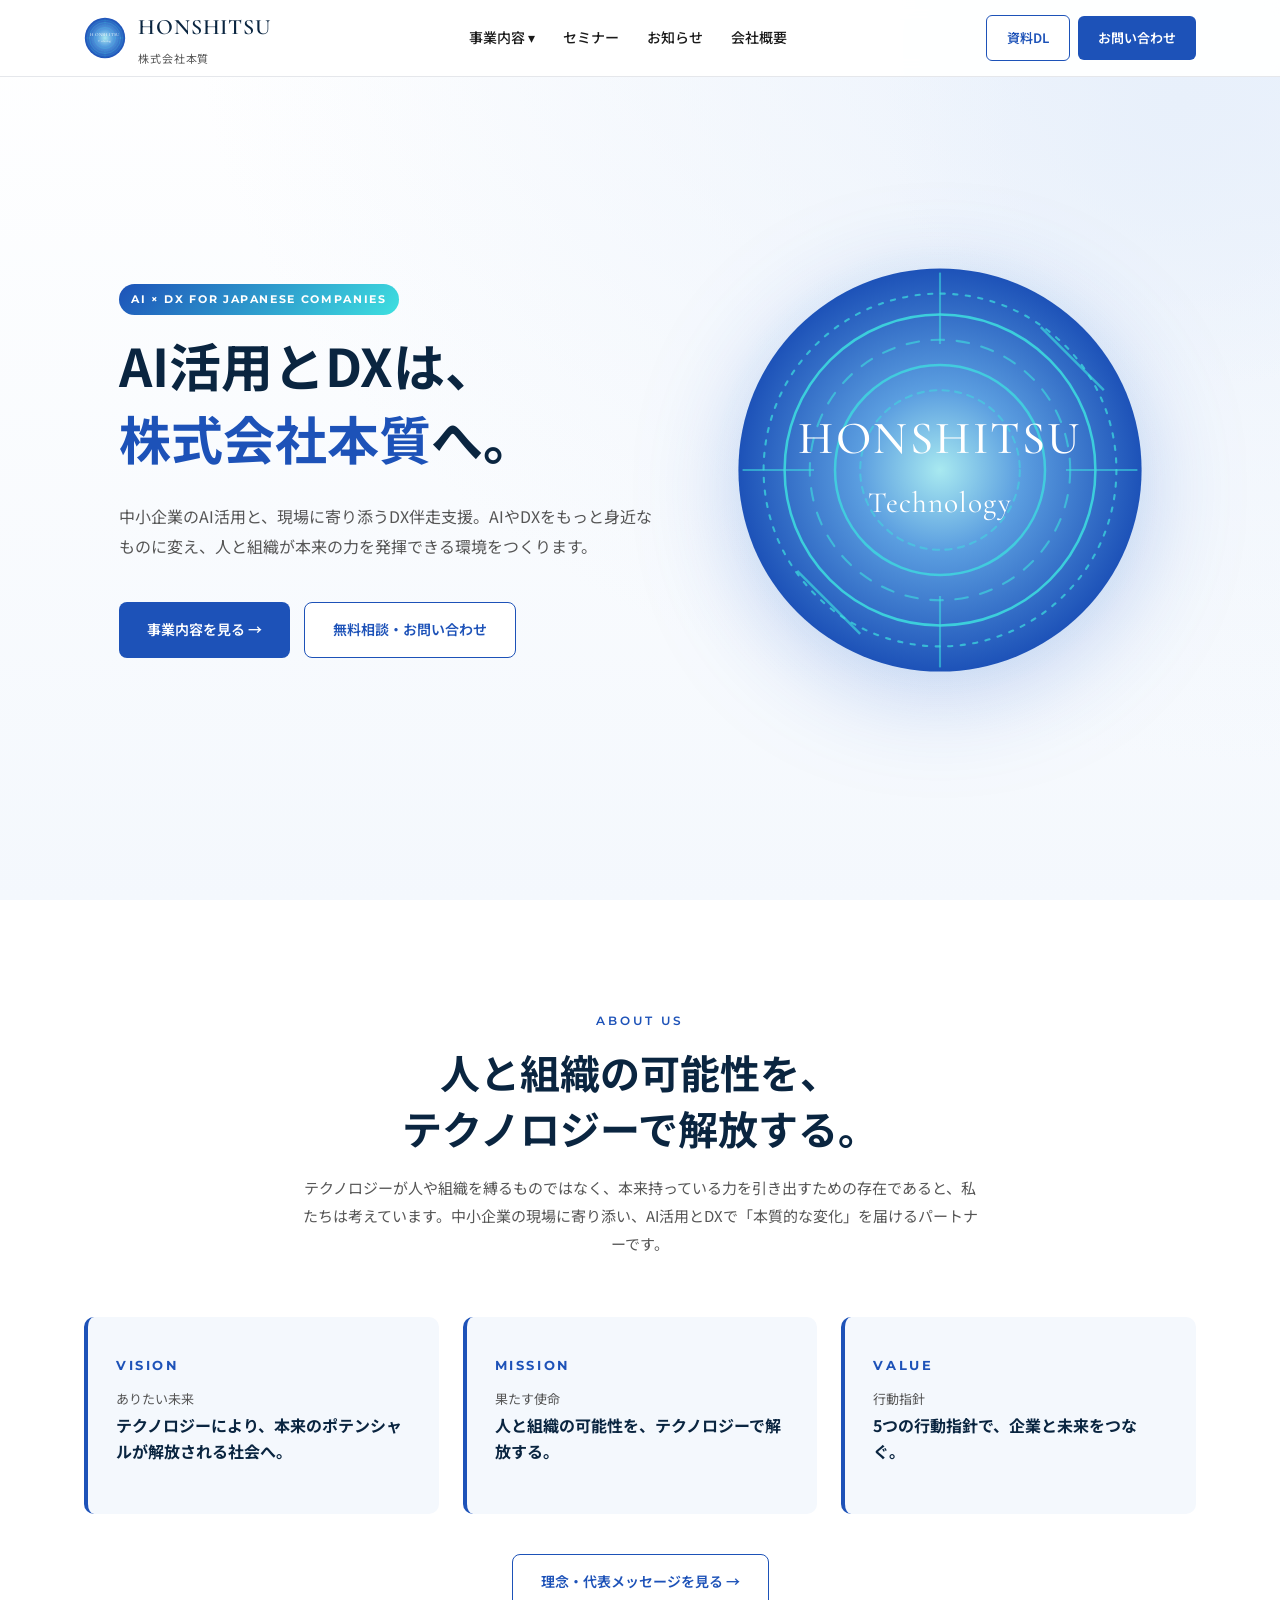
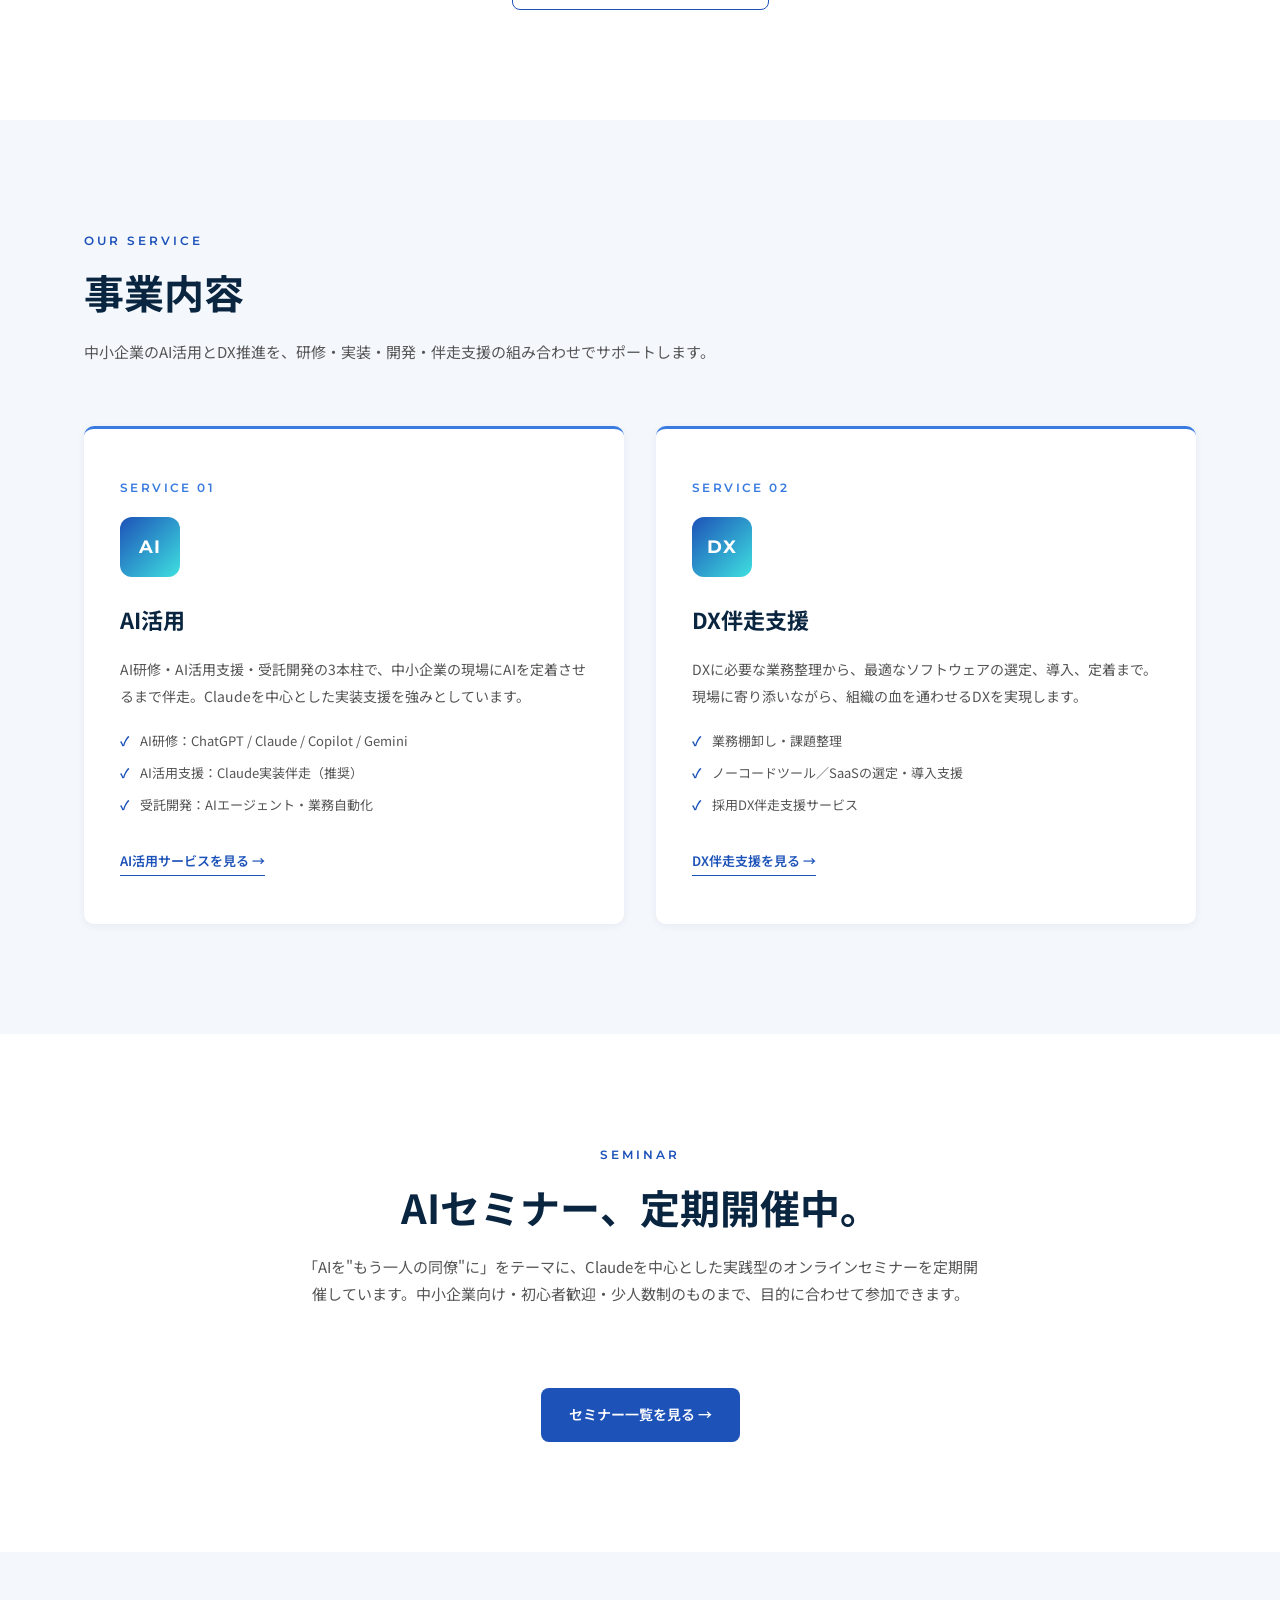
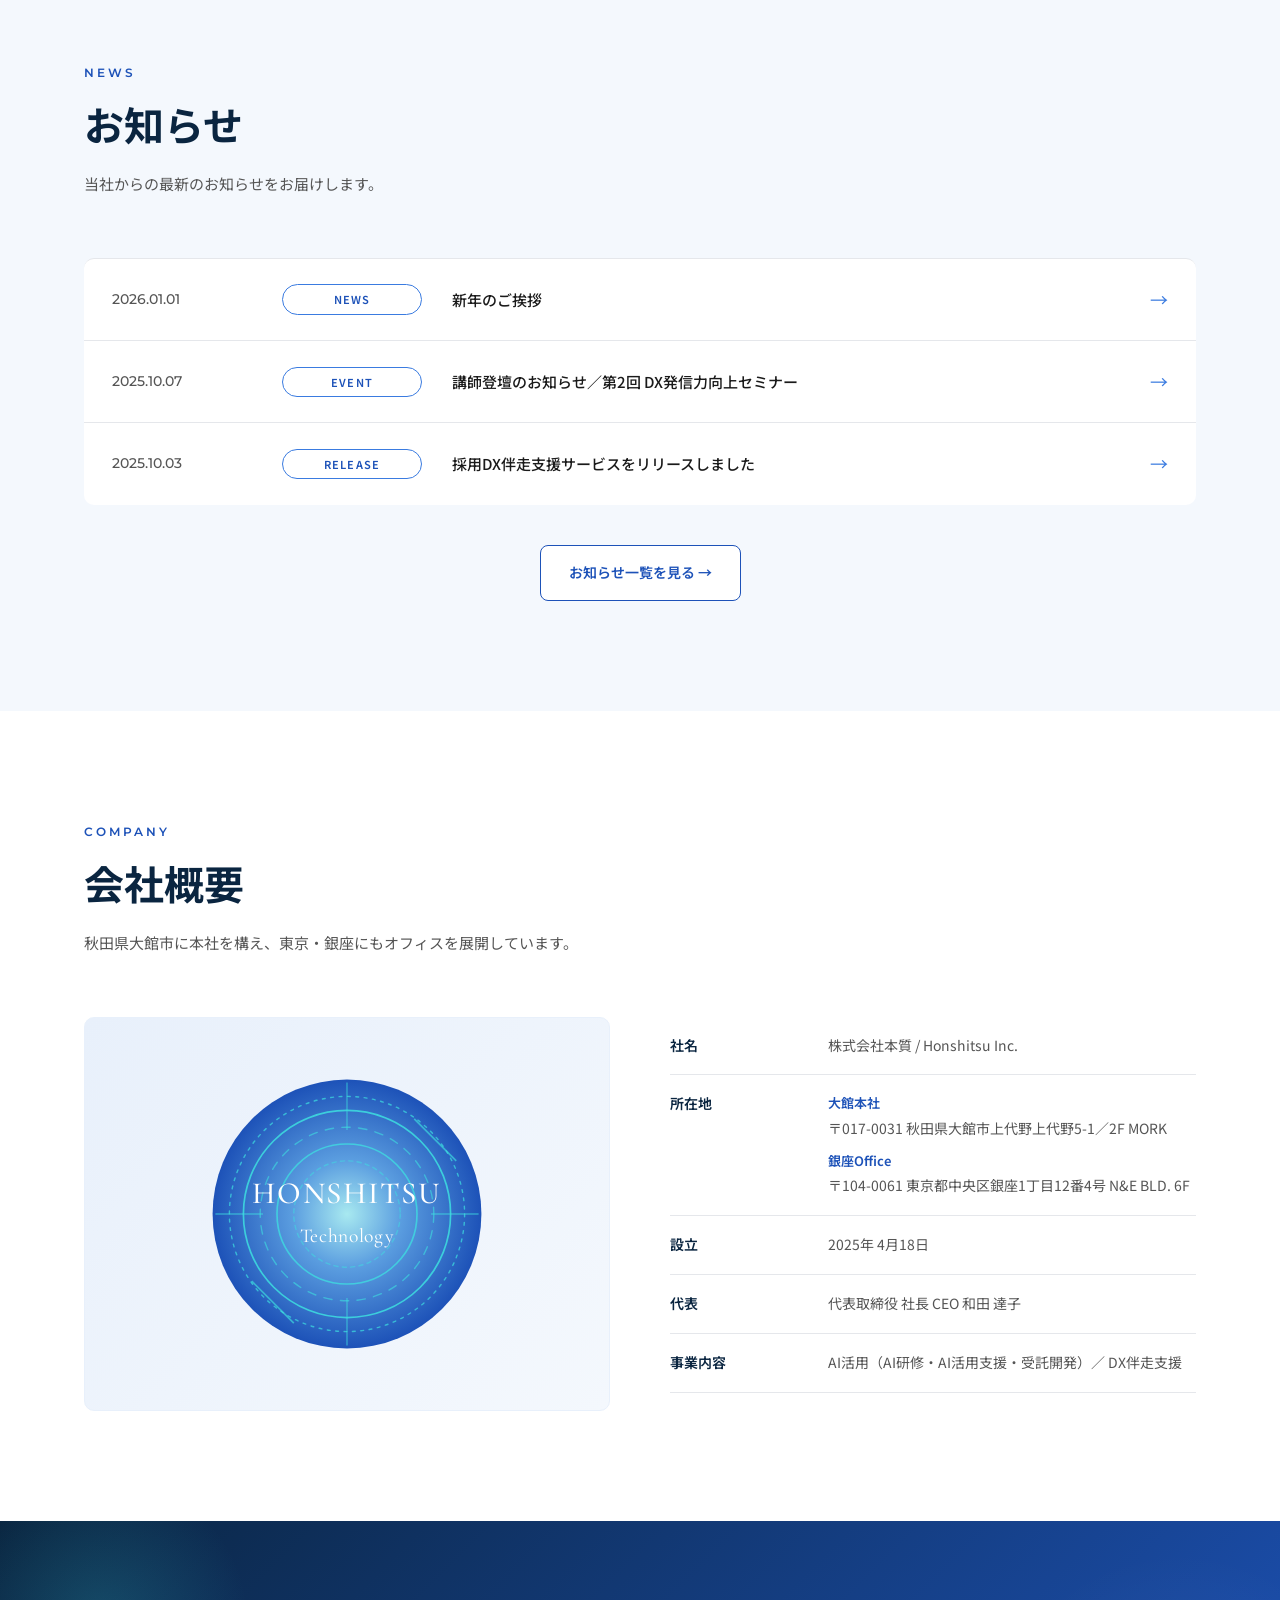
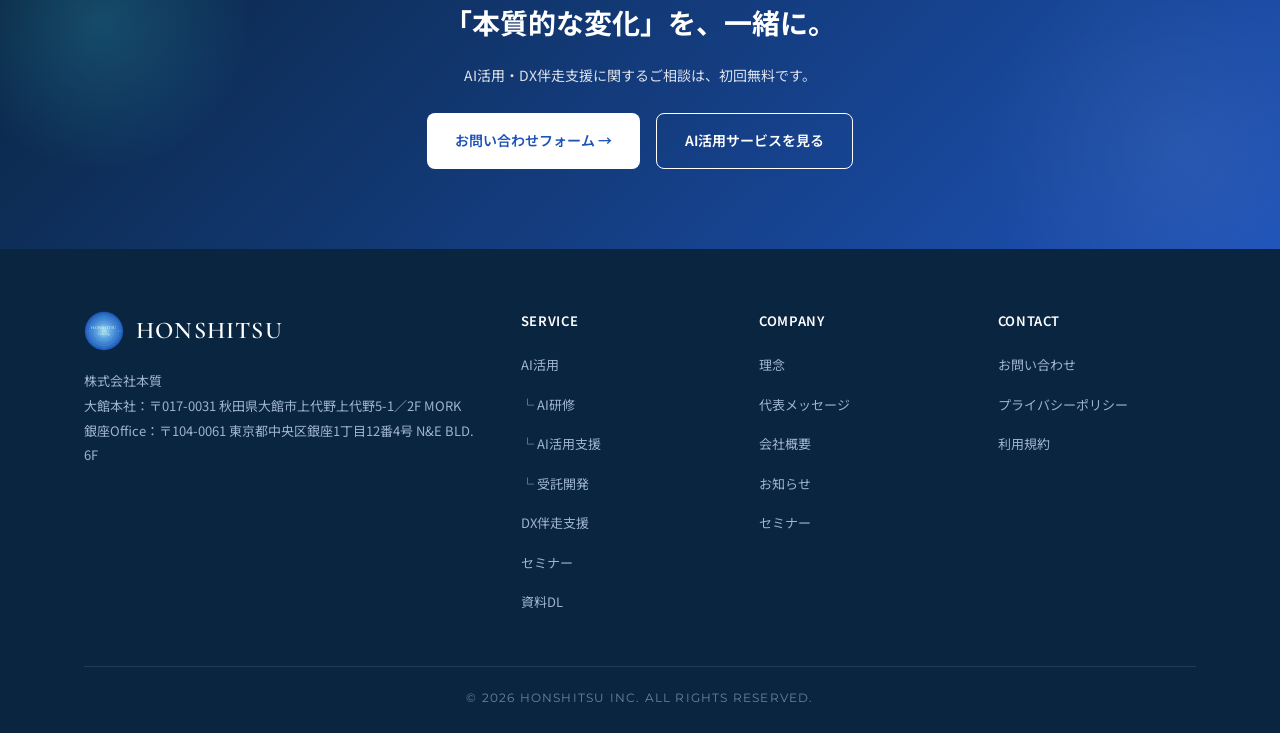
<file: index.html>
<!DOCTYPE html>
<html lang="ja">
<head>
<meta charset="UTF-8" />
<meta name="viewport" content="width=device-width, initial-scale=1.0" />
<title>株式会社本質 | 中小企業のAI活用とDX伴走支援</title>
<meta name="description" content="株式会社本質は、AI活用研修・AI活用支援・受託開発・DX伴走支援を通じて、中小企業の業務改革と次世代への継承を支援します。秋田県大館市・東京銀座を拠点に活動。" />

<!-- ========== SEO ========== -->
<link rel="canonical" href="https://www.honshitsu.tech/">
<link rel="icon" type="image/svg+xml" href="assets/images/favicon.svg">

<!-- Open Graph -->
<meta property="og:type" content="website">
<meta property="og:title" content="株式会社本質 | 中小企業のAI活用とDX伴走支援">
<meta property="og:description" content="株式会社本質は、AI活用研修・AI活用支援・受託開発・DX伴走支援を通じて、中小企業の業務改革と次世代への継承を支援します。秋田県大館市・東京銀座を拠点に活動。">
<meta property="og:url" content="https://www.honshitsu.tech/">
<meta property="og:image" content="https://www.honshitsu.tech/assets/images/ogp.png">
<meta property="og:site_name" content="株式会社本質">
<meta property="og:locale" content="ja_JP">

<!-- Twitter Card -->
<meta name="twitter:card" content="summary_large_image">
<meta name="twitter:title" content="株式会社本質 | 中小企業のAI活用とDX伴走支援">
<meta name="twitter:description" content="株式会社本質は、AI活用研修・AI活用支援・受託開発・DX伴走支援を通じて、中小企業の業務改革と次世代への継承を支援します。秋田県大館市・東京銀座を拠点に活動。">
<meta name="twitter:image" content="https://www.honshitsu.tech/assets/images/ogp.png">

<link rel="preconnect" href="https://fonts.googleapis.com">
<link rel="preconnect" href="https://fonts.gstatic.com" crossorigin>
<link href="https://fonts.googleapis.com/css2?family=Noto+Sans+JP:wght@300;400;500;700&family=Montserrat:wght@400;600;700&family=Cormorant+Garamond:wght@400;500;600&display=swap" rel="stylesheet">
<link rel="stylesheet" href="assets/css/style.css">

<!-- ========== JSON-LD ========== -->
<script type="application/ld+json">
{
  "@context": "https://schema.org",
  "@type": "Organization",
  "name": "株式会社本質",
  "alternateName": "Honshitsu Inc.",
  "url": "https://www.honshitsu.tech/",
  "logo": "https://www.honshitsu.tech/assets/images/favicon.svg",
  "image": "https://www.honshitsu.tech/assets/images/ogp.png",
  "description": "株式会社本質は、AI活用研修・AI活用支援・受託開発・DX伴走支援を通じて、中小企業の業務改革と次世代への継承を支援します。",
  "foundingDate": "2025-04-18",
  "founder": {
    "@type": "Person",
    "name": "和田 達子",
    "jobTitle": "代表取締役 社長 CEO"
  },
  "address": [
    {
      "@type": "PostalAddress",
      "streetAddress": "上代野上代野5-1／2F MORK",
      "addressLocality": "大館市",
      "addressRegion": "秋田県",
      "postalCode": "017-0031",
      "addressCountry": "JP",
      "name": "大館本社"
    },
    {
      "@type": "PostalAddress",
      "streetAddress": "銀座1丁目12番4号 N&E BLD. 6F",
      "addressLocality": "中央区",
      "addressRegion": "東京都",
      "postalCode": "104-0061",
      "addressCountry": "JP",
      "name": "銀座Office"
    }
  ],
  "sameAs": [
    "https://www.honshitsu.tech/",
    "https://peatix.com/group/16546509"
  ]
}
</script>

<script type="application/ld+json">
{
  "@context": "https://schema.org",
  "@type": "WebSite",
  "name": "株式会社本質",
  "url": "https://www.honshitsu.tech/",
  "inLanguage": "ja-JP"
}
</script>
</head>
<body>

<svg width="0" height="0" style="position:absolute" aria-hidden="true">
  <defs>
    <symbol id="honshitsuLogo" viewBox="0 0 200 200">
      <defs>
        <radialGradient id="bgGrad" cx="50%" cy="50%" r="50%">
          <stop offset="0%" stop-color="#a8e9f0"/><stop offset="40%" stop-color="#5b9ee0"/><stop offset="100%" stop-color="#1d52b8"/>
        </radialGradient>
      </defs>
      <circle cx="100" cy="100" r="96" fill="url(#bgGrad)"/>
      <g fill="none" stroke="#3ee0e0" stroke-linecap="round">
        <circle cx="100" cy="100" r="84" stroke-width="1" stroke-dasharray="2 4" opacity=".7"/>
        <circle cx="100" cy="100" r="74" stroke-width="1.2" opacity=".85"/>
        <circle cx="100" cy="100" r="62" stroke-width="1" stroke-dasharray="6 6" opacity=".6"/>
        <circle cx="100" cy="100" r="50" stroke-width="1.2" opacity=".75"/>
        <circle cx="100" cy="100" r="38" stroke-width="1" stroke-dasharray="3 3" opacity=".5"/>
      </g>
      <g stroke="#3ee0e0" stroke-width="1" opacity=".55">
        <line x1="100" y1="6" x2="100" y2="40"/><line x1="100" y1="160" x2="100" y2="194"/>
        <line x1="6" y1="100" x2="40" y2="100"/><line x1="160" y1="100" x2="194" y2="100"/>
      </g>
      <g stroke="#3ee0e0" stroke-width="1.2" opacity=".65" fill="none">
        <line x1="148" y1="32" x2="178" y2="62"/><line x1="32" y1="148" x2="62" y2="178"/>
      </g>
      <text x="100" y="92" font-family="'Cormorant Garamond','Times New Roman',serif" font-size="22" fill="#ffffff" text-anchor="middle" letter-spacing="1.2" font-weight="500">HONSHITSU</text>
      <text x="100" y="120" font-family="'Cormorant Garamond','Times New Roman',serif" font-size="14" fill="#ffffff" text-anchor="middle" letter-spacing=".5" font-weight="400">Technology</text>
    </symbol>
  </defs>
</svg>

<header class="site-header">
  <div class="container nav">
    <a href="index.html" class="logo">
      <svg class="logo-svg" aria-label="株式会社本質ロゴ"><use href="#honshitsuLogo"/></svg>
      <span>HONSHITSU<small>株式会社本質</small></span>
    </a>
    <nav>
      <ul>
        <li><a href="#service">事業内容 ▾</a>
          <ul class="dropdown">
            <li><a href="services/ai/index.html">AI活用<small>AI Service</small></a></li>
            <li><a href="services/ai/training.html">　└ AI研修<small>Training</small></a></li>
            <li><a href="services/ai/support.html">　└ AI活用支援<small>Claude Implementation</small></a></li>
            <li><a href="services/ai/development.html">　└ 受託開発<small>Custom Development</small></a></li>
            <li><a href="services/dx/index.html">DX伴走支援<small>DX Consulting</small></a></li>
          </ul>
        </li>
        <li><a href="seminar.html">セミナー</a></li>
        <li><a href="news.html">お知らせ</a></li>
        <li><a href="company.html">会社概要</a></li>
      </ul>
    </nav>
    <div style="display:flex;gap:8px;align-items:center;">
      <a href="download.html" class="nav-cta" style="background:#fff;color:var(--blue-700);border:1.5px solid var(--blue-700);">資料DL</a>
      <a href="contact.html" class="nav-cta">お問い合わせ</a>
    </div>
    <button class="hamburger" aria-label="menu">☰</button>
  </div>
</header>

<!-- Hero -->
<section class="top-hero" id="top">
  <div class="container top-hero-inner">
    <div>
      <span class="badge-highlight">AI × DX FOR JAPANESE COMPANIES</span>
      <h1>AI活用とDXは、<br><span class="accent">株式会社本質</span>へ。</h1>
      <p class="lead">
        中小企業のAI活用と、現場に寄り添うDX伴走支援。AIやDXをもっと身近なものに変え、人と組織が本来の力を発揮できる環境をつくります。
      </p>
      <div style="display:flex;gap:14px;flex-wrap:wrap;">
        <a href="#service" class="btn btn-primary">事業内容を見る →</a>
        <a href="contact.html" class="btn btn-outline">無料相談・お問い合わせ</a>
      </div>
    </div>
    <div>
      <div class="hero-logo-wrap">
        <svg viewBox="0 0 200 200" aria-label="HONSHITSU Technology"><use href="#honshitsuLogo"/></svg>
      </div>
    </div>
  </div>
</section>

<!-- About teaser -->
<section class="fade" id="about" style="background:#fff;">
  <div class="container">
    <div class="section-center">
      <span class="section-label">ABOUT US</span>
      <h2 class="section-title">人と組織の可能性を、<br>テクノロジーで解放する。</h2>
      <p class="section-lead">テクノロジーが人や組織を縛るものではなく、本来持っている力を引き出すための存在であると、私たちは考えています。中小企業の現場に寄り添い、AI活用とDXで「本質的な変化」を届けるパートナーです。</p>
    </div>
    <div style="display:grid;grid-template-columns:repeat(3,1fr);gap:24px;margin-top:30px;" class="about-teaser-grid">
      <div class="philo-card" style="text-align:left;">
        <span class="label">VISION</span><span class="ja-label">ありたい未来</span>
        <h3 style="font-size:16px;">テクノロジーにより、本来のポテンシャルが解放される社会へ。</h3>
      </div>
      <div class="philo-card" style="text-align:left;">
        <span class="label">MISSION</span><span class="ja-label">果たす使命</span>
        <h3 style="font-size:16px;">人と組織の可能性を、テクノロジーで解放する。</h3>
      </div>
      <div class="philo-card" style="text-align:left;">
        <span class="label">VALUE</span><span class="ja-label">行動指針</span>
        <h3 style="font-size:16px;">5つの行動指針で、企業と未来をつなぐ。</h3>
      </div>
    </div>
    <div style="text-align:center;margin-top:40px;">
      <a href="company.html#philosophy" class="btn btn-outline">理念・代表メッセージを見る →</a>
    </div>
  </div>
</section>

<!-- Service preview -->
<section class="fade" id="service" style="background:var(--blue-50);">
  <div class="container">
    <span class="section-label">OUR SERVICE</span>
    <h2 class="section-title">事業内容</h2>
    <p class="section-lead">中小企業のAI活用とDX推進を、研修・実装・開発・伴走支援の組み合わせでサポートします。</p>
    <div class="top-service-grid">
      <div class="top-service-card">
        <span class="num">SERVICE 01</span>
        <div class="icon">AI</div>
        <h3>AI活用</h3>
        <p>AI研修・AI活用支援・受託開発の3本柱で、中小企業の現場にAIを定着させるまで伴走。Claudeを中心とした実装支援を強みとしています。</p>
        <ul>
          <li>AI研修：ChatGPT / Claude / Copilot / Gemini</li>
          <li>AI活用支援：Claude実装伴走（推奨）</li>
          <li>受託開発：AIエージェント・業務自動化</li>
        </ul>
        <a href="services/ai/index.html" class="more">AI活用サービスを見る →</a>
      </div>
      <div class="top-service-card">
        <span class="num">SERVICE 02</span>
        <div class="icon">DX</div>
        <h3>DX伴走支援</h3>
        <p>DXに必要な業務整理から、最適なソフトウェアの選定、導入、定着まで。現場に寄り添いながら、組織の血を通わせるDXを実現します。</p>
        <ul>
          <li>業務棚卸し・課題整理</li>
          <li>ノーコードツール／SaaSの選定・導入支援</li>
          <li>採用DX伴走支援サービス</li>
        </ul>
        <a href="services/dx/index.html" class="more">DX伴走支援を見る →</a>
      </div>
    </div>
  </div>
</section>

<!-- Seminar teaser -->
<section class="fade" id="seminar-teaser" style="background:#fff;">
  <div class="container">
    <div class="section-center">
      <span class="section-label">SEMINAR</span>
      <h2 class="section-title">AIセミナー、定期開催中。</h2>
      <p class="section-lead">「AIを"もう一人の同僚"に」をテーマに、Claudeを中心とした実践型のオンラインセミナーを定期開催しています。中小企業向け・初心者歓迎・少人数制のものまで、目的に合わせて参加できます。</p>
      <a href="seminar.html" class="btn btn-primary" style="margin-top:20px;">セミナー一覧を見る →</a>
    </div>
  </div>
</section>

<!-- News -->
<section class="fade" id="news" style="background:var(--blue-50);">
  <div class="container">
    <span class="section-label">NEWS</span>
    <h2 class="section-title">お知らせ</h2>
    <p class="section-lead">当社からの最新のお知らせをお届けします。</p>
    <ul class="news-list-top">
      <li class="news-item-top">
        <span class="news-date">2026.01.01</span>
        <span class="news-cat">NEWS</span>
        <span class="news-title">新年のご挨拶</span>
        <span class="news-arrow">→</span>
      </li>
      <li class="news-item-top">
        <span class="news-date">2025.10.07</span>
        <span class="news-cat">EVENT</span>
        <span class="news-title">講師登壇のお知らせ／第2回 DX発信力向上セミナー</span>
        <span class="news-arrow">→</span>
      </li>
      <li class="news-item-top">
        <span class="news-date">2025.10.03</span>
        <span class="news-cat">RELEASE</span>
        <span class="news-title">採用DX伴走支援サービスをリリースしました</span>
        <span class="news-arrow">→</span>
      </li>
    </ul>
    <div class="news-more">
      <a href="news.html" class="btn btn-outline">お知らせ一覧を見る →</a>
    </div>
  </div>
</section>

<!-- Company Info -->
<section class="fade" id="company" style="background:#fff;">
  <div class="container">
    <span class="section-label">COMPANY</span>
    <h2 class="section-title">会社概要</h2>
    <p class="section-lead">秋田県大館市に本社を構え、東京・銀座にもオフィスを展開しています。</p>
    <div class="company-grid">
      <div class="company-visual">
        <svg viewBox="0 0 200 200"><use href="#honshitsuLogo"/></svg>
      </div>
      <table class="company-table">
        <tr><th>社名</th><td>株式会社本質 / Honshitsu Inc.</td></tr>
        <tr>
          <th>所在地</th>
          <td>
            <span class="office-name">大館本社</span>
            〒017-0031 秋田県大館市上代野上代野5-1／2F MORK
            <span class="office-name">銀座Office</span>
            〒104-0061 東京都中央区銀座1丁目12番4号 N&E BLD. 6F
          </td>
        </tr>
        <tr><th>設立</th><td>2025年 4月18日</td></tr>
        <tr><th>代表</th><td>代表取締役 社長 CEO 和田 達子</td></tr>
        <tr><th>事業内容</th><td>AI活用（AI研修・AI活用支援・受託開発）／ DX伴走支援</td></tr>
      </table>
    </div>
  </div>
</section>

<!-- CTA -->
<section class="cta-banner">
  <div class="container cta-banner-inner">
    <h2>「本質的な変化」を、一緒に。</h2>
    <p>AI活用・DX伴走支援に関するご相談は、初回無料です。</p>
    <div class="btns">
      <a href="contact.html" class="btn btn-primary">お問い合わせフォーム →</a>
      <a href="services/ai/index.html" class="btn btn-outline">AI活用サービスを見る</a>
    </div>
  </div>
</section>

<!-- Footer -->
<footer class="site-footer">
  <div class="container">
    <div class="foot-grid">
      <div>
        <div class="foot-logo-row">
          <svg class="logo-svg" style="width:40px;height:40px;"><use href="#honshitsuLogo"/></svg>
          <span class="name">HONSHITSU</span>
        </div>
        <p class="foot-desc">
          株式会社本質<br>
          大館本社：〒017-0031 秋田県大館市上代野上代野5-1／2F MORK<br>
          銀座Office：〒104-0061 東京都中央区銀座1丁目12番4号 N&E BLD. 6F
        </p>
      </div>
      <div class="foot-col"><h5>SERVICE</h5><ul>
        <li><a href="services/ai/index.html">AI活用</a></li>
        <li><a href="services/ai/training.html">└ AI研修</a></li>
        <li><a href="services/ai/support.html">└ AI活用支援</a></li>
        <li><a href="services/ai/development.html">└ 受託開発</a></li>
        <li><a href="services/dx/index.html">DX伴走支援</a></li>
        <li><a href="seminar.html">セミナー</a></li>
        <li><a href="download.html">資料DL</a></li>
      </ul></div>
      <div class="foot-col"><h5>COMPANY</h5><ul>
        <li><a href="company.html#philosophy">理念</a></li>
        <li><a href="company.html#ceo">代表メッセージ</a></li>
        <li><a href="company.html">会社概要</a></li>
        <li><a href="news.html">お知らせ</a></li>
        <li><a href="seminar.html">セミナー</a></li>
      </ul></div>
      <div class="foot-col"><h5>CONTACT</h5><ul>
        <li><a href="contact.html">お問い合わせ</a></li>
        <li><a href="#">プライバシーポリシー</a></li>
        <li><a href="#">利用規約</a></li>
      </ul></div>
    </div>
    <div class="foot-bottom">© 2026 HONSHITSU INC. ALL RIGHTS RESERVED.</div>
  </div>
</footer>

<script src="assets/js/main.js"></script>
</body>
</html>
</file>
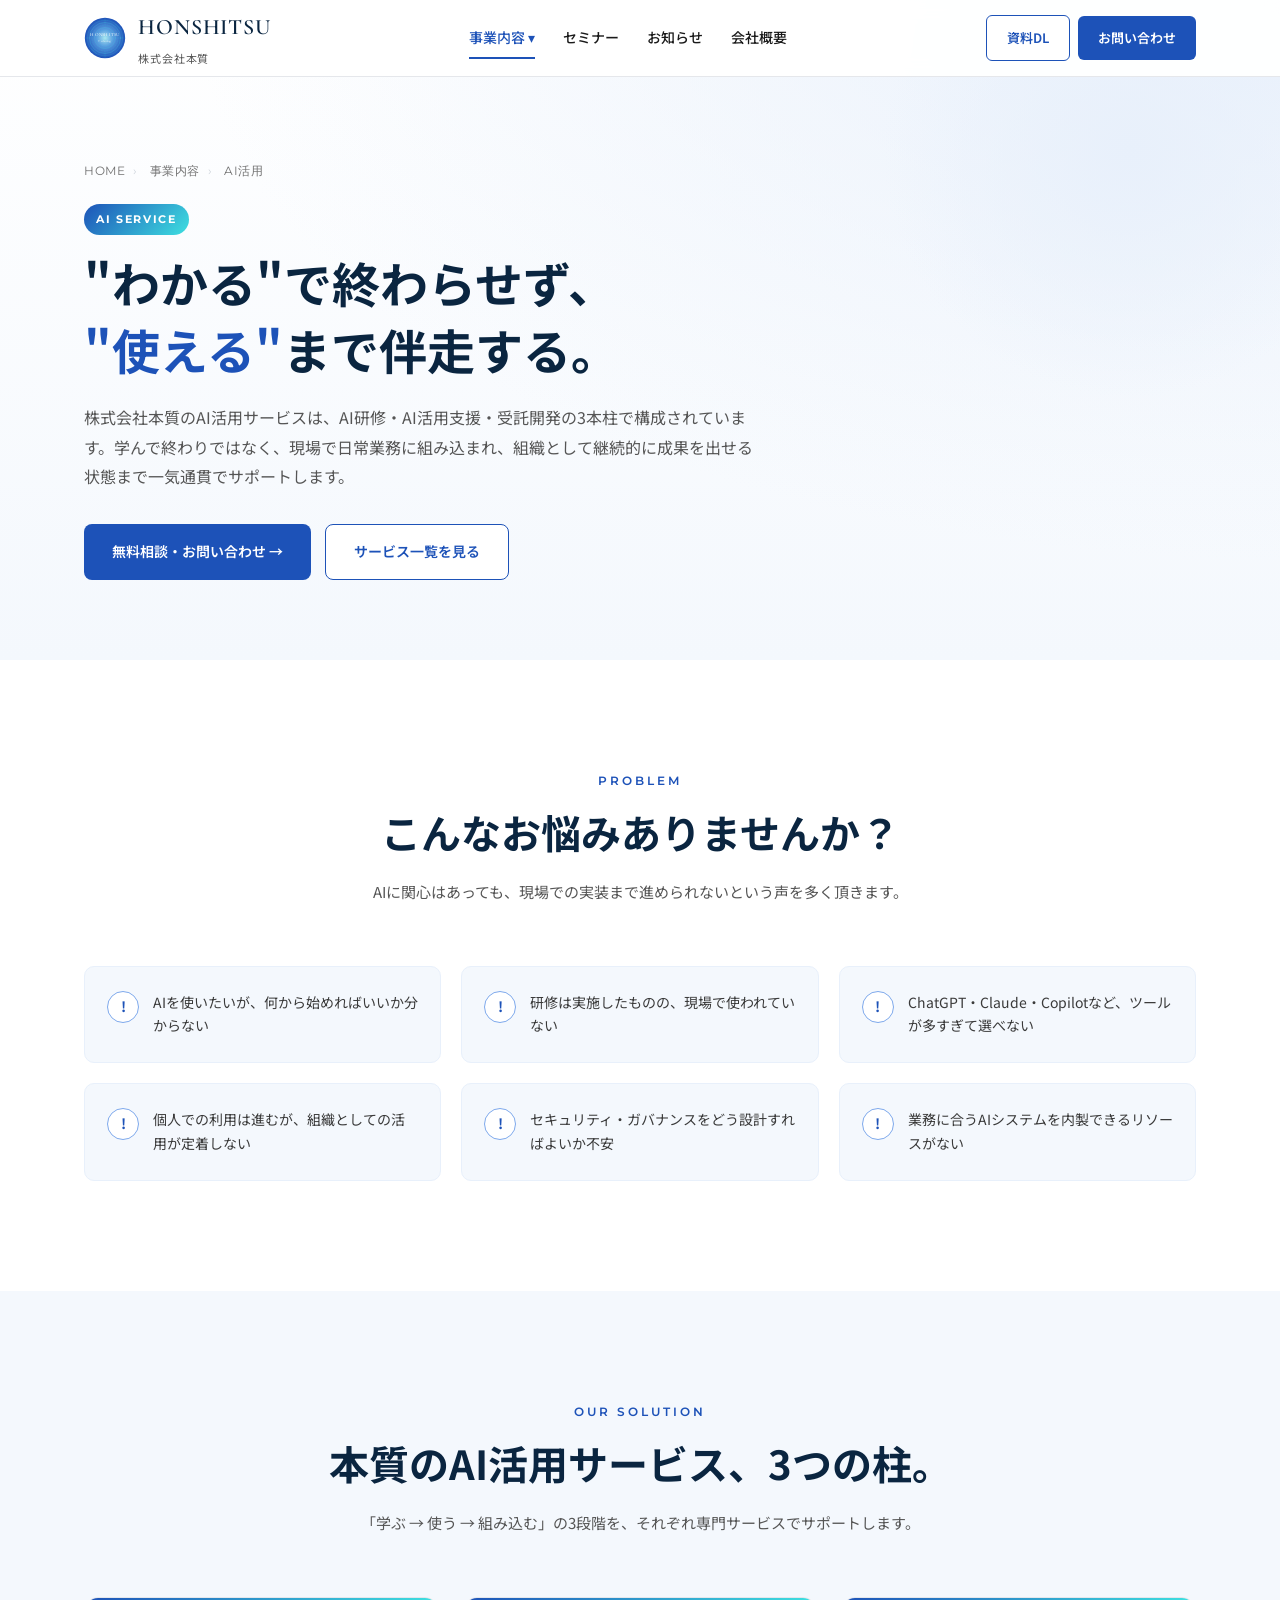
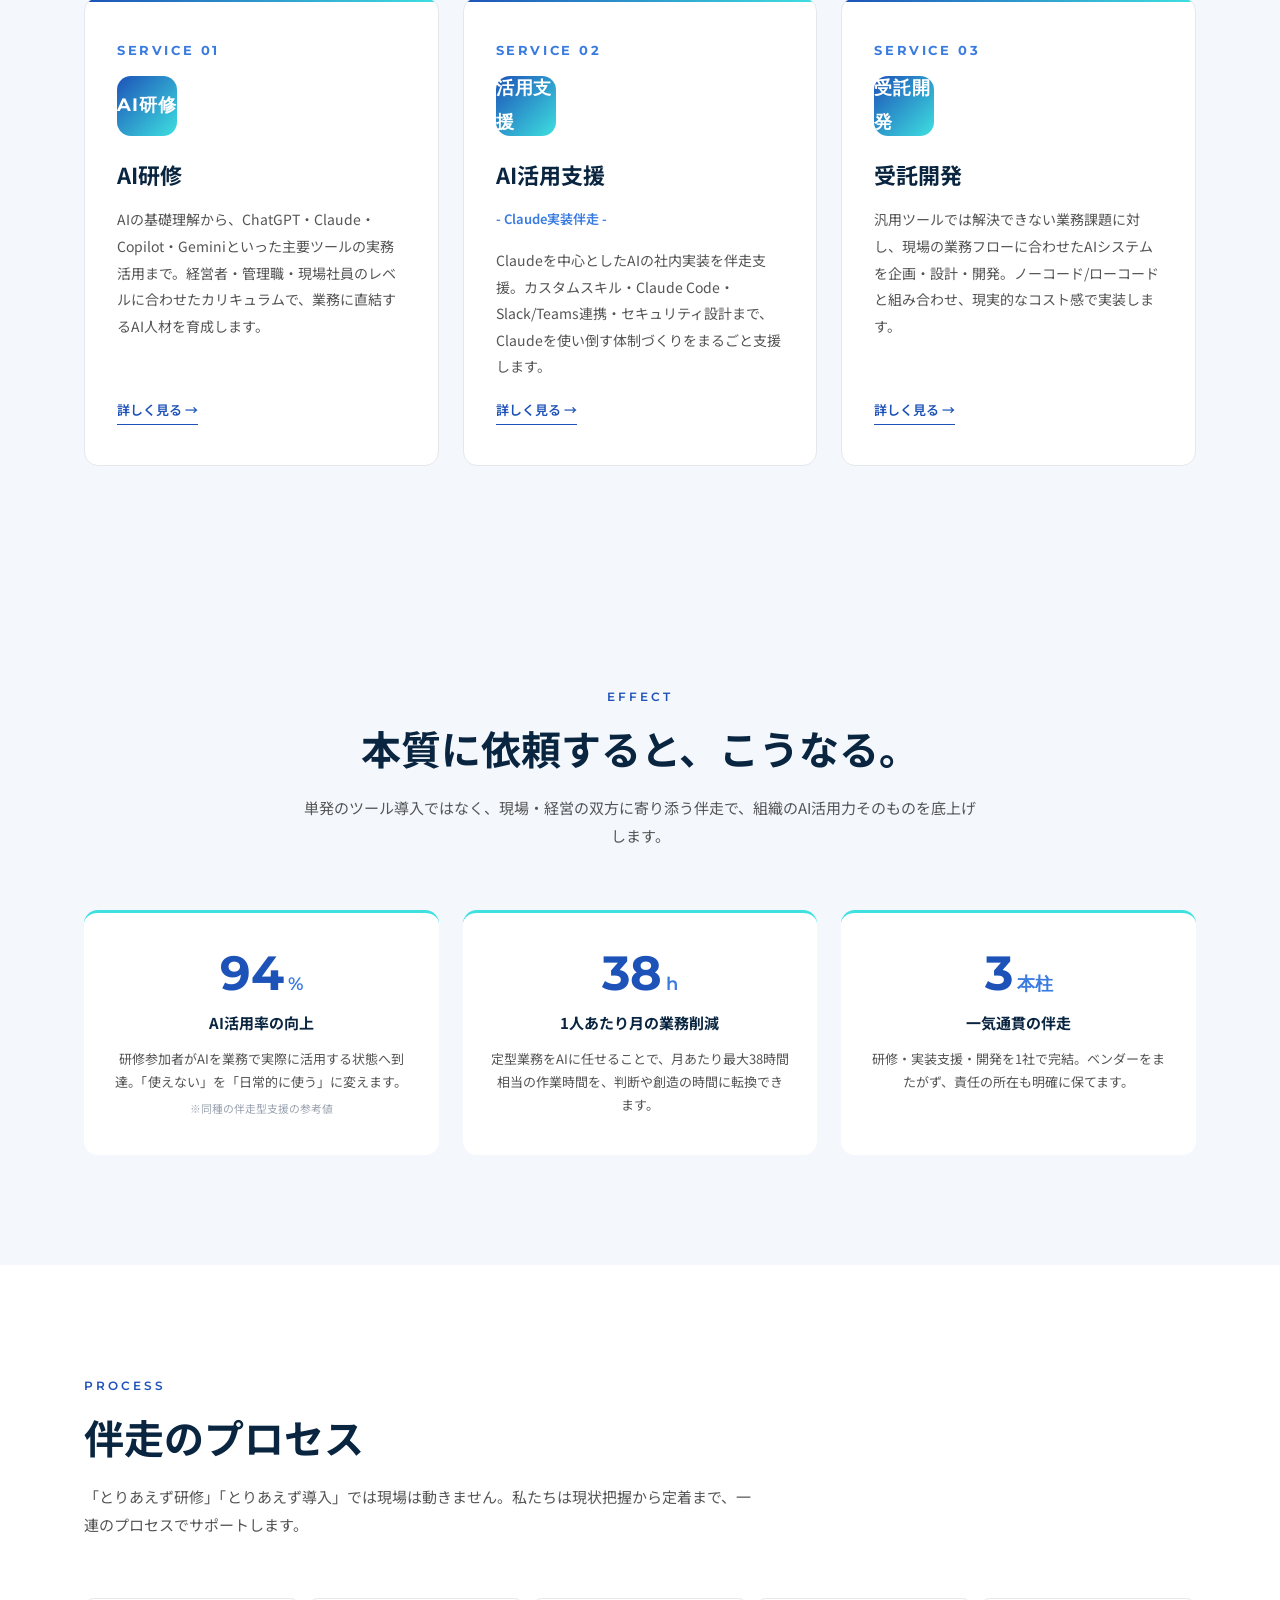
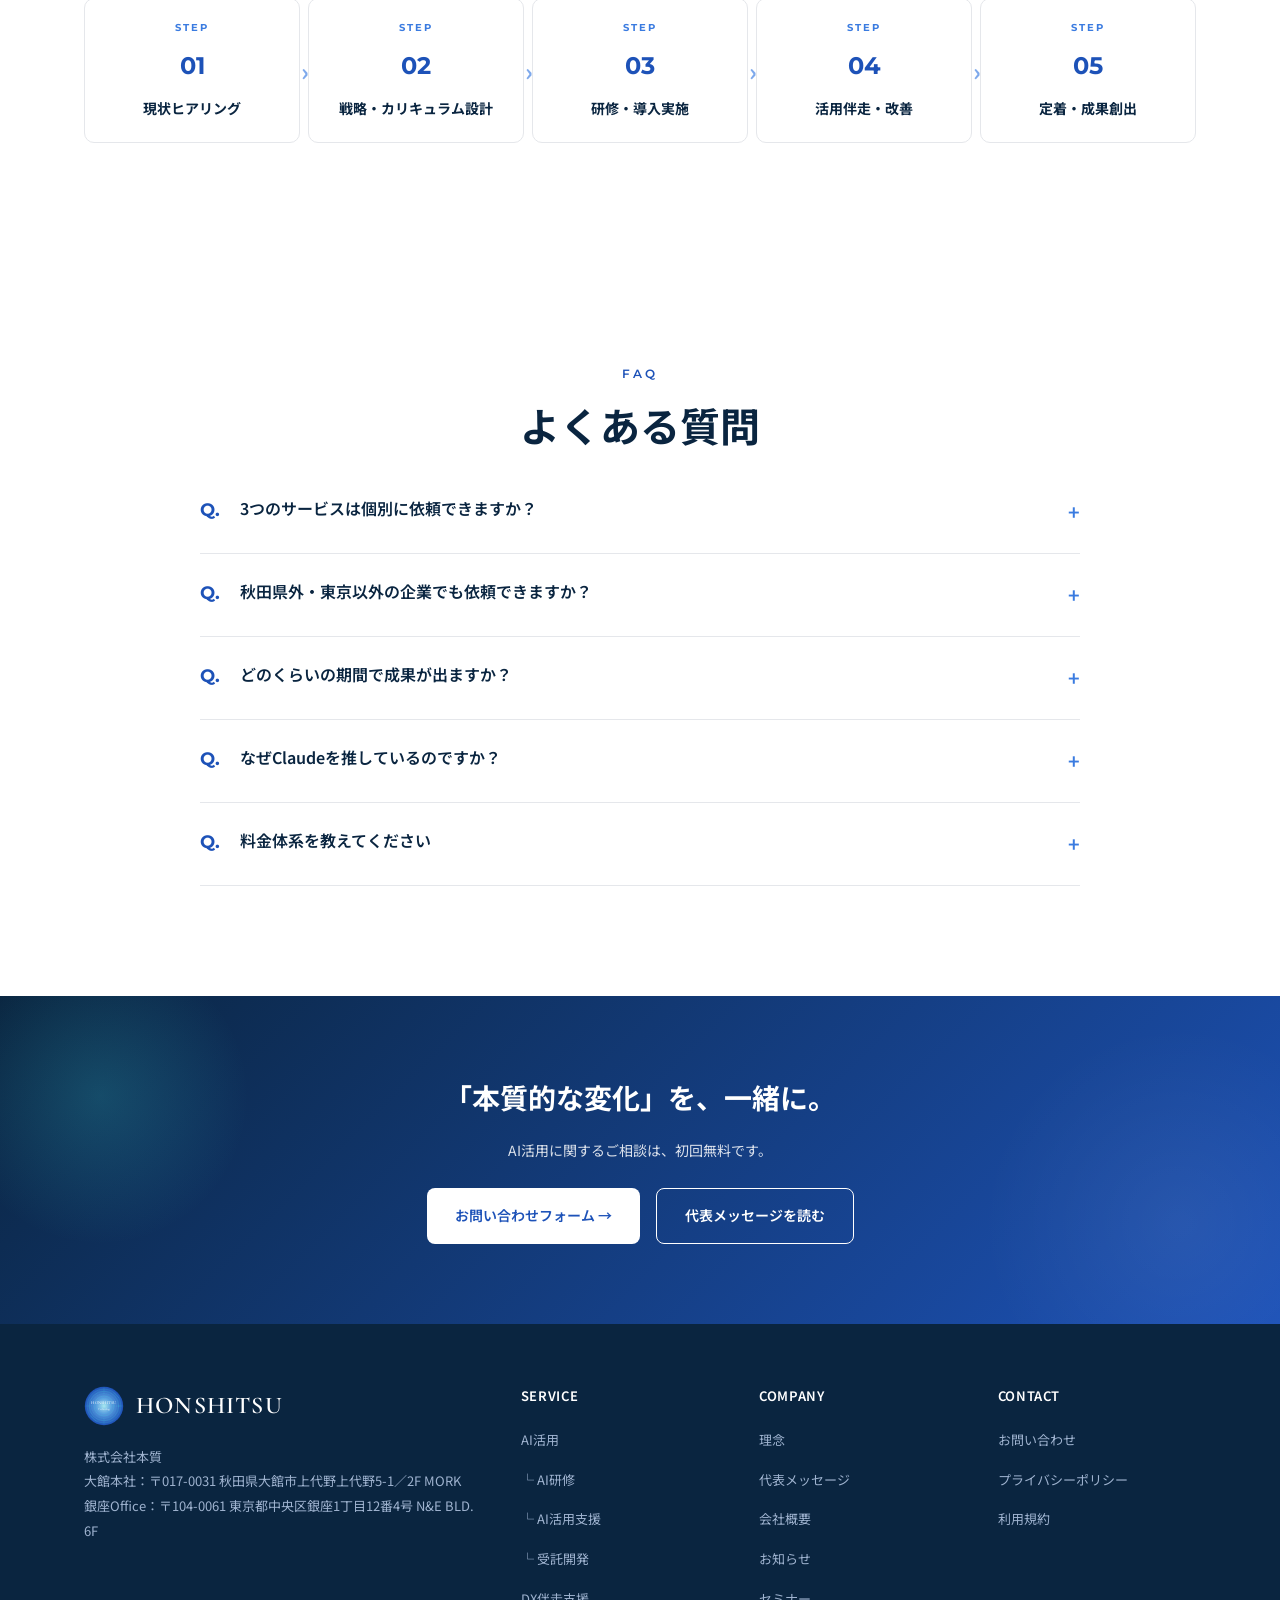
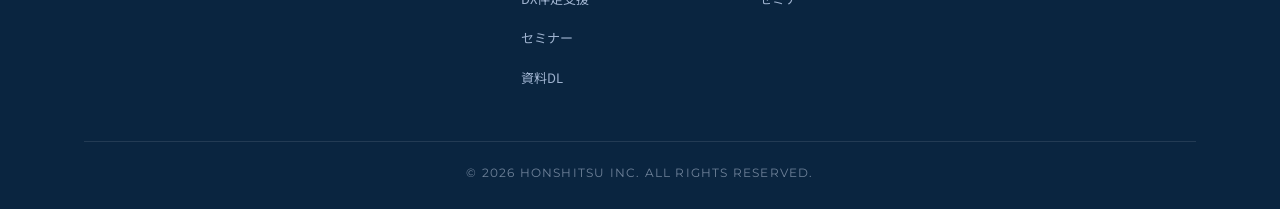
<file: services/ai/index.html>
<!DOCTYPE html>
<html lang="ja">
<head>
<meta charset="UTF-8" />
<meta name="viewport" content="width=device-width, initial-scale=1.0" />
<title>AI活用 | 株式会社本質</title>
<meta name="description" content="株式会社本質のAI活用サービス。AI研修・AI活用支援・受託開発の3本柱で、中小企業の現場にAIを定着させるまで伴走します。" />

<!-- ========== SEO ========== -->
<link rel="canonical" href="https://www.honshitsu.tech/services/ai/index.html">
<link rel="icon" type="image/svg+xml" href="../../assets/images/favicon.svg">

<!-- Open Graph -->
<meta property="og:type" content="website">
<meta property="og:title" content="AI活用 | 株式会社本質">
<meta property="og:description" content="株式会社本質のAI活用サービス。AI研修・AI活用支援・受託開発の3本柱で、中小企業の現場にAIを定着させるまで伴走します。">
<meta property="og:url" content="https://www.honshitsu.tech/services/ai/index.html">
<meta property="og:image" content="https://www.honshitsu.tech/assets/images/ogp.png">
<meta property="og:site_name" content="株式会社本質">
<meta property="og:locale" content="ja_JP">

<!-- Twitter Card -->
<meta name="twitter:card" content="summary_large_image">
<meta name="twitter:title" content="AI活用 | 株式会社本質">
<meta name="twitter:description" content="株式会社本質のAI活用サービス。AI研修・AI活用支援・受託開発の3本柱で、中小企業の現場にAIを定着させるまで伴走します。">
<meta name="twitter:image" content="https://www.honshitsu.tech/assets/images/ogp.png">

<link rel="preconnect" href="https://fonts.googleapis.com">
<link rel="preconnect" href="https://fonts.gstatic.com" crossorigin>
<link href="https://fonts.googleapis.com/css2?family=Noto+Sans+JP:wght@300;400;500;700&family=Montserrat:wght@400;600;700&family=Cormorant+Garamond:wght@400;500;600&display=swap" rel="stylesheet">
<link rel="stylesheet" href="../../assets/css/style.css">
</head>
<body>

<!-- ロゴSVG共通定義 -->
<svg width="0" height="0" style="position:absolute" aria-hidden="true">
  <defs>
    <symbol id="honshitsuLogo" viewBox="0 0 200 200">
      <defs>
        <radialGradient id="bgGrad" cx="50%" cy="50%" r="50%">
          <stop offset="0%" stop-color="#a8e9f0"/>
          <stop offset="40%" stop-color="#5b9ee0"/>
          <stop offset="100%" stop-color="#1d52b8"/>
        </radialGradient>
      </defs>
      <circle cx="100" cy="100" r="96" fill="url(#bgGrad)"/>
      <g fill="none" stroke="#3ee0e0" stroke-linecap="round">
        <circle cx="100" cy="100" r="84" stroke-width="1" stroke-dasharray="2 4" opacity=".7"/>
        <circle cx="100" cy="100" r="74" stroke-width="1.2" opacity=".85"/>
        <circle cx="100" cy="100" r="62" stroke-width="1" stroke-dasharray="6 6" opacity=".6"/>
        <circle cx="100" cy="100" r="50" stroke-width="1.2" opacity=".75"/>
        <circle cx="100" cy="100" r="38" stroke-width="1" stroke-dasharray="3 3" opacity=".5"/>
      </g>
      <g stroke="#3ee0e0" stroke-width="1" opacity=".55">
        <line x1="100" y1="6" x2="100" y2="40"/>
        <line x1="100" y1="160" x2="100" y2="194"/>
        <line x1="6" y1="100" x2="40" y2="100"/>
        <line x1="160" y1="100" x2="194" y2="100"/>
      </g>
      <g stroke="#3ee0e0" stroke-width="1.2" opacity=".65" fill="none">
        <line x1="148" y1="32" x2="178" y2="62"/>
        <line x1="32" y1="148" x2="62" y2="178"/>
      </g>
      <text x="100" y="92" font-family="'Cormorant Garamond','Times New Roman',serif"
            font-size="22" fill="#ffffff" text-anchor="middle"
            letter-spacing="1.2" font-weight="500">HONSHITSU</text>
      <text x="100" y="120" font-family="'Cormorant Garamond','Times New Roman',serif"
            font-size="14" fill="#ffffff" text-anchor="middle"
            letter-spacing=".5" font-weight="400">Technology</text>
    </symbol>
  </defs>
</svg>

<!-- ========== Header ========== -->
<header class="site-header">
  <div class="container nav">
    <a href="../../index.html" class="logo">
      <svg class="logo-svg" aria-label="株式会社本質ロゴ"><use href="#honshitsuLogo"/></svg>
      <span>HONSHITSU<small>株式会社本質</small></span>
    </a>
    <nav>
      <ul>
        <li class="current"><a href="#">事業内容 ▾</a>
          <ul class="dropdown">
            <li><a href="./index.html">AI活用<small>AI Service</small></a></li>
            <li><a href="./training.html">　└ AI研修<small>Training</small></a></li>
            <li><a href="./support.html">　└ AI活用支援<small>Claude Implementation</small></a></li>
            <li><a href="./development.html">　└ 受託開発<small>Custom Development</small></a></li>
            <li><a href="../dx/index.html">DX伴走支援<small>DX Consulting</small></a></li>
          </ul>
        </li>
        <li><a href="../../seminar.html">セミナー</a></li>
        <li><a href="../../news.html">お知らせ</a></li>
        <li><a href="../../company.html">会社概要</a></li>
      </ul>
    </nav>
    <div style="display:flex;gap:8px;align-items:center;">
      <a href="../../download.html" class="nav-cta" style="background:#fff;color:var(--blue-700);border:1.5px solid var(--blue-700);">資料DL</a>
      <a href="../../contact.html" class="nav-cta">お問い合わせ</a>
    </div>
    <button class="hamburger" aria-label="menu">☰</button>
  </div>
</header>

<!-- ========== Page Hero ========== -->
<section class="page-hero">
  <div class="container page-hero-inner">
    <div class="breadcrumb">
      <a href="../../index.html">HOME</a><span>›</span>
      <a href="../index.html">事業内容</a><span>›</span>
      AI活用
    </div>
    <span class="badge-highlight">AI SERVICE</span>
    <h1>"わかる"で終わらせず、<br><span class="accent">"使える"</span>まで伴走する。</h1>
    <p class="lead">
      株式会社本質のAI活用サービスは、AI研修・AI活用支援・受託開発の3本柱で構成されています。学んで終わりではなく、現場で日常業務に組み込まれ、組織として継続的に成果を出せる状態まで一気通貫でサポートします。
    </p>
    <div class="btns">
      <a href="../../contact.html" class="btn btn-primary">無料相談・お問い合わせ →</a>
      <a href="#subservice" class="btn btn-outline">サービス一覧を見る</a>
    </div>
  </div>
</section>

<!-- ========== Problem ========== -->
<section class="problem fade">
  <div class="container">
    <div class="section-center">
      <span class="section-label">PROBLEM</span>
      <h2 class="section-title">こんなお悩みありませんか？</h2>
      <p class="section-lead">AIに関心はあっても、現場での実装まで進められないという声を多く頂きます。</p>
    </div>
    <div class="problem-list">
      <div class="problem-item"><span class="icon">!</span><p>AIを使いたいが、何から始めればいいか分からない</p></div>
      <div class="problem-item"><span class="icon">!</span><p>研修は実施したものの、現場で使われていない</p></div>
      <div class="problem-item"><span class="icon">!</span><p>ChatGPT・Claude・Copilotなど、ツールが多すぎて選べない</p></div>
      <div class="problem-item"><span class="icon">!</span><p>個人での利用は進むが、組織としての活用が定着しない</p></div>
      <div class="problem-item"><span class="icon">!</span><p>セキュリティ・ガバナンスをどう設計すればよいか不安</p></div>
      <div class="problem-item"><span class="icon">!</span><p>業務に合うAIシステムを内製できるリソースがない</p></div>
    </div>
  </div>
</section>

<!-- ========== Solution / 3 Sub-services ========== -->
<section class="solution fade" id="subservice">
  <div class="container">
    <div class="section-center">
      <span class="section-label">OUR SOLUTION</span>
      <h2 class="section-title">本質のAI活用サービス、3つの柱。</h2>
      <p class="section-lead">「学ぶ → 使う → 組み込む」の3段階を、それぞれ専門サービスでサポートします。</p>
    </div>
    <div class="subservice-grid">
      <a href="./training.html" class="subservice-card">
        <span class="num">SERVICE 01</span>
        <div class="icon">AI研修</div>
        <h3>AI研修</h3>
        <p>AIの基礎理解から、ChatGPT・Claude・Copilot・Geminiといった主要ツールの実務活用まで。経営者・管理職・現場社員のレベルに合わせたカリキュラムで、業務に直結するAI人材を育成します。</p>
        <span class="more">詳しく見る →</span>
      </a>
      <a href="./support.html" class="subservice-card">
        <span class="num">SERVICE 02</span>
        <div class="icon">活用支援</div>
        <h3>AI活用支援<br><small style="font-size:13px;color:var(--blue-500);font-weight:600;">- Claude実装伴走 -</small></h3>
        <p>Claudeを中心としたAIの社内実装を伴走支援。カスタムスキル・Claude Code・Slack/Teams連携・セキュリティ設計まで、Claudeを使い倒す体制づくりをまるごと支援します。</p>
        <span class="more">詳しく見る →</span>
      </a>
      <a href="./development.html" class="subservice-card">
        <span class="num">SERVICE 03</span>
        <div class="icon">受託開発</div>
        <h3>受託開発</h3>
        <p>汎用ツールでは解決できない業務課題に対し、現場の業務フローに合わせたAIシステムを企画・設計・開発。ノーコード/ローコードと組み合わせ、現実的なコスト感で実装します。</p>
        <span class="more">詳しく見る →</span>
      </a>
    </div>
  </div>
</section>

<!-- ========== Effect ========== -->
<section class="effect fade">
  <div class="container">
    <div class="section-center">
      <span class="section-label">EFFECT</span>
      <h2 class="section-title">本質に依頼すると、こうなる。</h2>
      <p class="section-lead">単発のツール導入ではなく、現場・経営の双方に寄り添う伴走で、組織のAI活用力そのものを底上げします。</p>
    </div>
    <div class="effect-grid">
      <div class="effect-card">
        <div class="num">94<small>%</small></div>
        <h4>AI活用率の向上</h4>
        <p>研修参加者がAIを業務で実際に活用する状態へ到達。「使えない」を「日常的に使う」に変えます。<small style="display:block;color:var(--gray-400);margin-top:6px;">※同種の伴走型支援の参考値</small></p>
      </div>
      <div class="effect-card">
        <div class="num">38<small>h</small></div>
        <h4>1人あたり月の業務削減</h4>
        <p>定型業務をAIに任せることで、月あたり最大38時間相当の作業時間を、判断や創造の時間に転換できます。</p>
      </div>
      <div class="effect-card">
        <div class="num">3<small>本柱</small></div>
        <h4>一気通貫の伴走</h4>
        <p>研修・実装支援・開発を1社で完結。ベンダーをまたがず、責任の所在も明確に保てます。</p>
      </div>
    </div>
  </div>
</section>

<!-- ========== Process ========== -->
<section class="process fade">
  <div class="container">
    <span class="section-label">PROCESS</span>
    <h2 class="section-title">伴走のプロセス</h2>
    <p class="section-lead">「とりあえず研修」「とりあえず導入」では現場は動きません。私たちは現状把握から定着まで、一連のプロセスでサポートします。</p>

    <div class="step-flow">
      <div class="flow-item"><div class="label">STEP</div><div class="num">01</div><h4>現状ヒアリング</h4></div>
      <div class="flow-item"><div class="label">STEP</div><div class="num">02</div><h4>戦略・カリキュラム設計</h4></div>
      <div class="flow-item"><div class="label">STEP</div><div class="num">03</div><h4>研修・導入実施</h4></div>
      <div class="flow-item"><div class="label">STEP</div><div class="num">04</div><h4>活用伴走・改善</h4></div>
      <div class="flow-item"><div class="label">STEP</div><div class="num">05</div><h4>定着・成果創出</h4></div>
    </div>
  </div>
</section>

<!-- ========== FAQ ========== -->
<section class="faq fade">
  <div class="container">
    <div class="section-center">
      <span class="section-label">FAQ</span>
      <h2 class="section-title">よくある質問</h2>
    </div>
    <div class="faq-list">
      <div class="faq-item">
        <div class="faq-q"><span class="faq-q-text">3つのサービスは個別に依頼できますか？</span><span class="toggle">+</span></div>
        <div class="faq-a">はい、AI研修・AI活用支援・受託開発、それぞれ個別にご依頼いただけます。最初は研修からスタートし、段階的に活用支援や受託開発に広げていく企業様も多くいらっしゃいます。</div>
      </div>
      <div class="faq-item">
        <div class="faq-q"><span class="faq-q-text">秋田県外・東京以外の企業でも依頼できますか？</span><span class="toggle">+</span></div>
        <div class="faq-a">もちろんです。オンラインでの研修・伴走支援に対応しているため、全国の企業様にご利用いただけます。必要に応じて訪問対応も可能です（要相談）。</div>
      </div>
      <div class="faq-item">
        <div class="faq-q"><span class="faq-q-text">どのくらいの期間で成果が出ますか？</span><span class="toggle">+</span></div>
        <div class="faq-a">AI研修であれば3〜6ヶ月で組織内に活用が浸透するケースが一般的です。AI活用支援や受託開発は、内容によって2週間〜数ヶ月と幅があります。初回ヒアリングで具体的なスケジュールをご提案します。</div>
      </div>
      <div class="faq-item">
        <div class="faq-q"><span class="faq-q-text">なぜClaudeを推しているのですか？</span><span class="toggle">+</span></div>
        <div class="faq-a">Claude（Anthropic社）は、長文処理・コーディング・日本語の自然さ・安全性のいずれにおいても業務利用に適した特性を持っています。Claude Code・Claude Agent SDK・カスタムスキル等、エージェント型の業務活用基盤も充実しており、中小企業の業務改革と相性が良いと考えています。詳しくは <a href="./support.html" style="color:var(--blue-700);text-decoration:underline;">AI活用支援ページ</a> をご覧ください。</div>
      </div>
      <div class="faq-item">
        <div class="faq-q"><span class="faq-q-text">料金体系を教えてください</span><span class="toggle">+</span></div>
        <div class="faq-a">サービス内容・規模・期間によって異なります。初回相談は無料で承っております。お気軽にお問い合わせください。</div>
      </div>
    </div>
  </div>
</section>

<!-- ========== CTA Banner ========== -->
<section class="cta-banner">
  <div class="container cta-banner-inner">
    <h2>「本質的な変化」を、一緒に。</h2>
    <p>AI活用に関するご相談は、初回無料です。</p>
    <div class="btns">
      <a href="../../contact.html" class="btn btn-primary">お問い合わせフォーム →</a>
      <a href="../../company.html#ceo" class="btn btn-outline">代表メッセージを読む</a>
    </div>
  </div>
</section>

<!-- ========== Footer ========== -->
<footer class="site-footer">
  <div class="container">
    <div class="foot-grid">
      <div>
        <div class="foot-logo-row">
          <svg class="logo-svg" style="width:40px;height:40px;"><use href="#honshitsuLogo"/></svg>
          <span class="name">HONSHITSU</span>
        </div>
        <p class="foot-desc">
          株式会社本質<br>
          大館本社：〒017-0031 秋田県大館市上代野上代野5-1／2F MORK<br>
          銀座Office：〒104-0061 東京都中央区銀座1丁目12番4号 N&E BLD. 6F
        </p>
      </div>
      <div class="foot-col">
        <h5>SERVICE</h5>
        <ul>
          <li><a href="./index.html">AI活用</a></li>
          <li><a href="./training.html">└ AI研修</a></li>
          <li><a href="./support.html">└ AI活用支援</a></li>
          <li><a href="./development.html">└ 受託開発</a></li>
          <li><a href="../dx/index.html">DX伴走支援</a></li>
          <li><a href="../../seminar.html">セミナー</a></li>
          <li><a href="../../download.html">資料DL</a></li>
        </ul>
      </div>
      <div class="foot-col">
        <h5>COMPANY</h5>
        <ul>
          <li><a href="../../company.html#philosophy">理念</a></li>
          <li><a href="../../company.html#ceo">代表メッセージ</a></li>
          <li><a href="../../company.html">会社概要</a></li>
          <li><a href="../../news.html">お知らせ</a></li>
          <li><a href="../../seminar.html">セミナー</a></li>
        </ul>
      </div>
      <div class="foot-col">
        <h5>CONTACT</h5>
        <ul>
          <li><a href="../../contact.html">お問い合わせ</a></li>
          <li><a href="#">プライバシーポリシー</a></li>
          <li><a href="#">利用規約</a></li>
        </ul>
      </div>
    </div>
    <div class="foot-bottom">© 2026 HONSHITSU INC. ALL RIGHTS RESERVED.</div>
  </div>
</footer>

<script src="../../assets/js/main.js"></script>
</body>
</html>
</file>
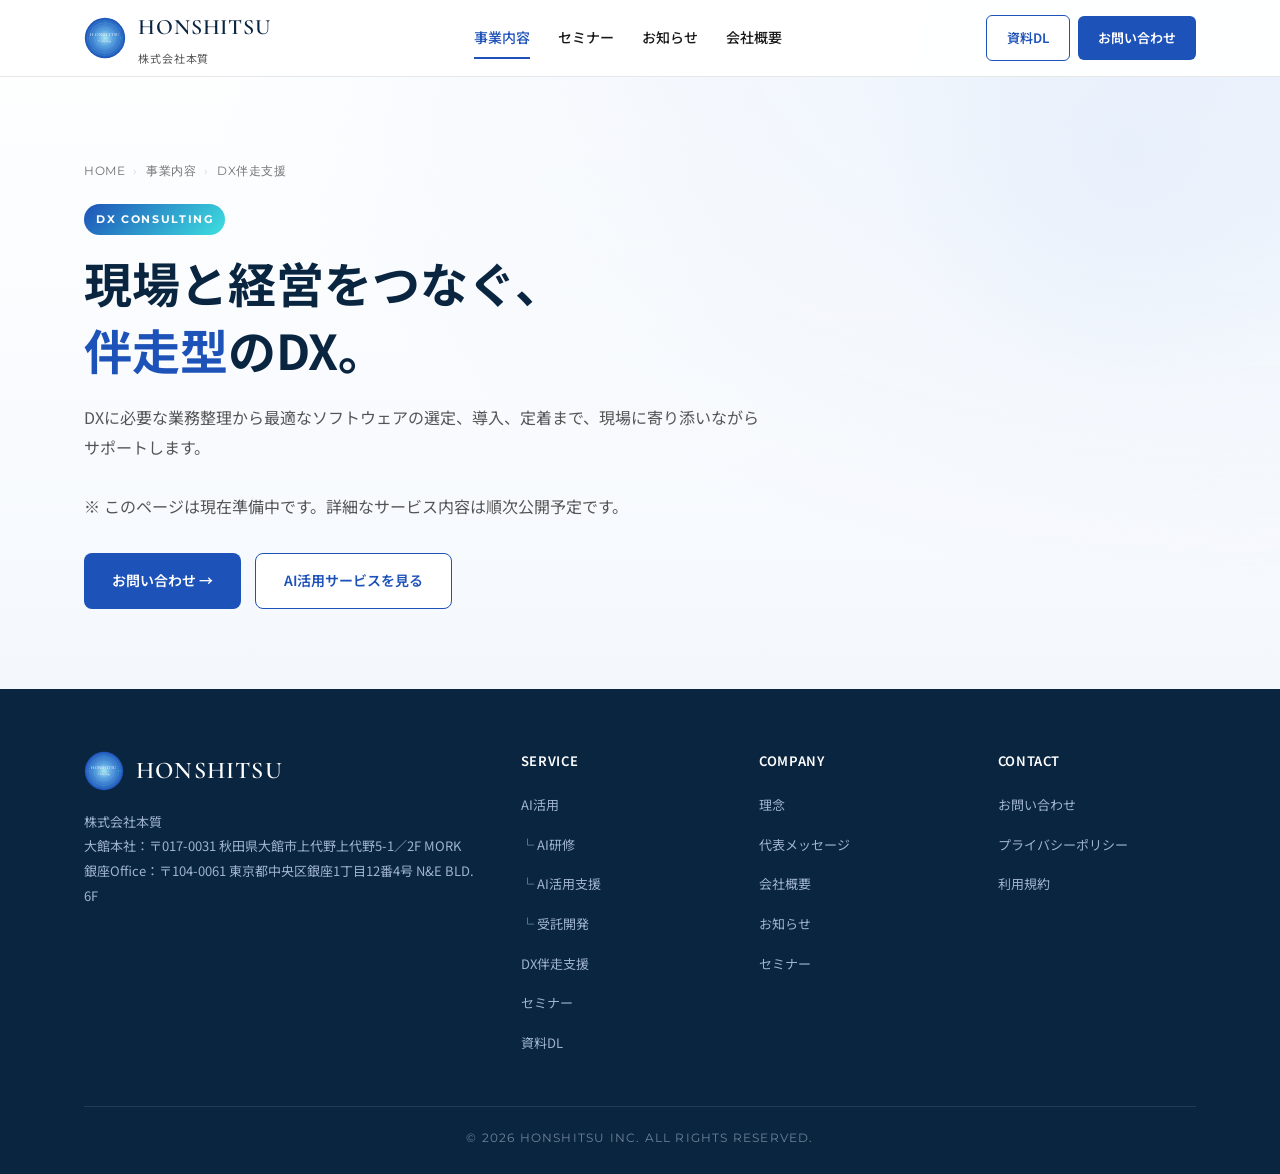
<file: services/dx/index.html>
<!DOCTYPE html>
<html lang="ja">
<head>
<meta charset="UTF-8" />
<meta name="viewport" content="width=device-width, initial-scale=1.0" />
<title>DX伴走支援 | 株式会社本質</title>

<!-- ========== SEO ========== -->
<link rel="canonical" href="https://www.honshitsu.tech/services/dx/index.html">
<link rel="icon" type="image/svg+xml" href="../../assets/images/favicon.svg">

<!-- Open Graph -->
<meta property="og:type" content="website">
<meta property="og:title" content="DX伴走支援 | 株式会社本質">
<meta property="og:description" content="株式会社本質のコーポレートサイト">
<meta property="og:url" content="https://www.honshitsu.tech/services/dx/index.html">
<meta property="og:image" content="https://www.honshitsu.tech/assets/images/ogp.png">
<meta property="og:site_name" content="株式会社本質">
<meta property="og:locale" content="ja_JP">

<!-- Twitter Card -->
<meta name="twitter:card" content="summary_large_image">
<meta name="twitter:title" content="DX伴走支援 | 株式会社本質">
<meta name="twitter:description" content="株式会社本質のコーポレートサイト">
<meta name="twitter:image" content="https://www.honshitsu.tech/assets/images/ogp.png">

<link rel="preconnect" href="https://fonts.googleapis.com">
<link rel="preconnect" href="https://fonts.gstatic.com" crossorigin>
<link href="https://fonts.googleapis.com/css2?family=Noto+Sans+JP:wght@300;400;500;700&family=Montserrat:wght@400;600;700&family=Cormorant+Garamond:wght@400;500;600&display=swap" rel="stylesheet">
<link rel="stylesheet" href="../../assets/css/style.css">
</head>
<body>

<svg width="0" height="0" style="position:absolute" aria-hidden="true">
  <defs><symbol id="honshitsuLogo" viewBox="0 0 200 200">
    <defs><radialGradient id="bgGrad" cx="50%" cy="50%" r="50%"><stop offset="0%" stop-color="#a8e9f0"/><stop offset="40%" stop-color="#5b9ee0"/><stop offset="100%" stop-color="#1d52b8"/></radialGradient></defs>
    <circle cx="100" cy="100" r="96" fill="url(#bgGrad)"/>
    <g fill="none" stroke="#3ee0e0" stroke-linecap="round">
      <circle cx="100" cy="100" r="84" stroke-width="1" stroke-dasharray="2 4" opacity=".7"/>
      <circle cx="100" cy="100" r="74" stroke-width="1.2" opacity=".85"/>
      <circle cx="100" cy="100" r="62" stroke-width="1" stroke-dasharray="6 6" opacity=".6"/>
      <circle cx="100" cy="100" r="50" stroke-width="1.2" opacity=".75"/>
      <circle cx="100" cy="100" r="38" stroke-width="1" stroke-dasharray="3 3" opacity=".5"/>
    </g>
    <g stroke="#3ee0e0" stroke-width="1" opacity=".55">
      <line x1="100" y1="6" x2="100" y2="40"/><line x1="100" y1="160" x2="100" y2="194"/>
      <line x1="6" y1="100" x2="40" y2="100"/><line x1="160" y1="100" x2="194" y2="100"/>
    </g>
    <g stroke="#3ee0e0" stroke-width="1.2" opacity=".65" fill="none">
      <line x1="148" y1="32" x2="178" y2="62"/><line x1="32" y1="148" x2="62" y2="178"/>
    </g>
    <text x="100" y="92" font-family="'Cormorant Garamond','Times New Roman',serif" font-size="22" fill="#ffffff" text-anchor="middle" letter-spacing="1.2" font-weight="500">HONSHITSU</text>
    <text x="100" y="120" font-family="'Cormorant Garamond','Times New Roman',serif" font-size="14" fill="#ffffff" text-anchor="middle" letter-spacing=".5" font-weight="400">Technology</text>
  </symbol></defs>
</svg>

<header class="site-header">
  <div class="container nav">
    <a href="../../index.html" class="logo"><svg class="logo-svg"><use href="#honshitsuLogo"/></svg><span>HONSHITSU<small>株式会社本質</small></span></a>
    <nav><ul>
      <li class="current"><a href="../ai/index.html">事業内容</a></li>
      <li><a href="../../seminar.html">セミナー</a></li>
      <li><a href="../../news.html">お知らせ</a></li>
      <li><a href="../../company.html">会社概要</a></li>
    </ul></nav>
    <div style="display:flex;gap:8px;align-items:center;">
      <a href="../../download.html" class="nav-cta" style="background:#fff;color:var(--blue-700);border:1.5px solid var(--blue-700);">資料DL</a>
      <a href="../../contact.html" class="nav-cta">お問い合わせ</a>
    </div>
    <button class="hamburger" aria-label="menu">☰</button>
  </div>
</header>

<section class="page-hero">
  <div class="container page-hero-inner">
    <div class="breadcrumb"><a href="../../index.html">HOME</a><span>›</span><a href="../ai/index.html">事業内容</a><span>›</span>DX伴走支援</div>
    <span class="badge-highlight">DX CONSULTING</span>
    <h1>現場と経営をつなぐ、<br><span class="accent">伴走型</span>のDX。</h1>
    <p class="lead">DXに必要な業務整理から最適なソフトウェアの選定、導入、定着まで、現場に寄り添いながらサポートします。<br><br>※ このページは現在準備中です。詳細なサービス内容は順次公開予定です。</p>
    <div class="btns">
      <a href="../../contact.html" class="btn btn-primary">お問い合わせ →</a>
      <a href="../ai/index.html" class="btn btn-outline">AI活用サービスを見る</a>
    </div>
  </div>
</section>

<footer class="site-footer">
  <div class="container">
    <div class="foot-grid">
      <div>
        <div class="foot-logo-row"><svg class="logo-svg" style="width:40px;height:40px;"><use href="#honshitsuLogo"/></svg><span class="name">HONSHITSU</span></div>
        <p class="foot-desc">株式会社本質<br>大館本社：〒017-0031 秋田県大館市上代野上代野5-1／2F MORK<br>銀座Office：〒104-0061 東京都中央区銀座1丁目12番4号 N&E BLD. 6F</p>
      </div>
      <div class="foot-col"><h5>SERVICE</h5><ul>
        <li><a href="../ai/index.html">AI活用</a></li>
        <li><a href="../ai/training.html">└ AI研修</a></li>
        <li><a href="../ai/support.html">└ AI活用支援</a></li>
        <li><a href="../ai/development.html">└ 受託開発</a></li>
        <li><a href="./index.html">DX伴走支援</a></li>
        <li><a href="../../seminar.html">セミナー</a></li>
        <li><a href="../../download.html">資料DL</a></li>
      </ul></div>
      <div class="foot-col"><h5>COMPANY</h5><ul>
        <li><a href="../../company.html#philosophy">理念</a></li>
        <li><a href="../../company.html#ceo">代表メッセージ</a></li>
        <li><a href="../../company.html">会社概要</a></li>
        <li><a href="../../news.html">お知らせ</a></li>
        <li><a href="../../seminar.html">セミナー</a></li>
      </ul></div>
      <div class="foot-col"><h5>CONTACT</h5><ul>
        <li><a href="../../contact.html">お問い合わせ</a></li>
        <li><a href="#">プライバシーポリシー</a></li>
        <li><a href="#">利用規約</a></li>
      </ul></div>
    </div>
    <div class="foot-bottom">© 2026 HONSHITSU INC. ALL RIGHTS RESERVED.</div>
  </div>
</footer>
<script src="../../assets/js/main.js"></script>
</body>
</html>
</file>
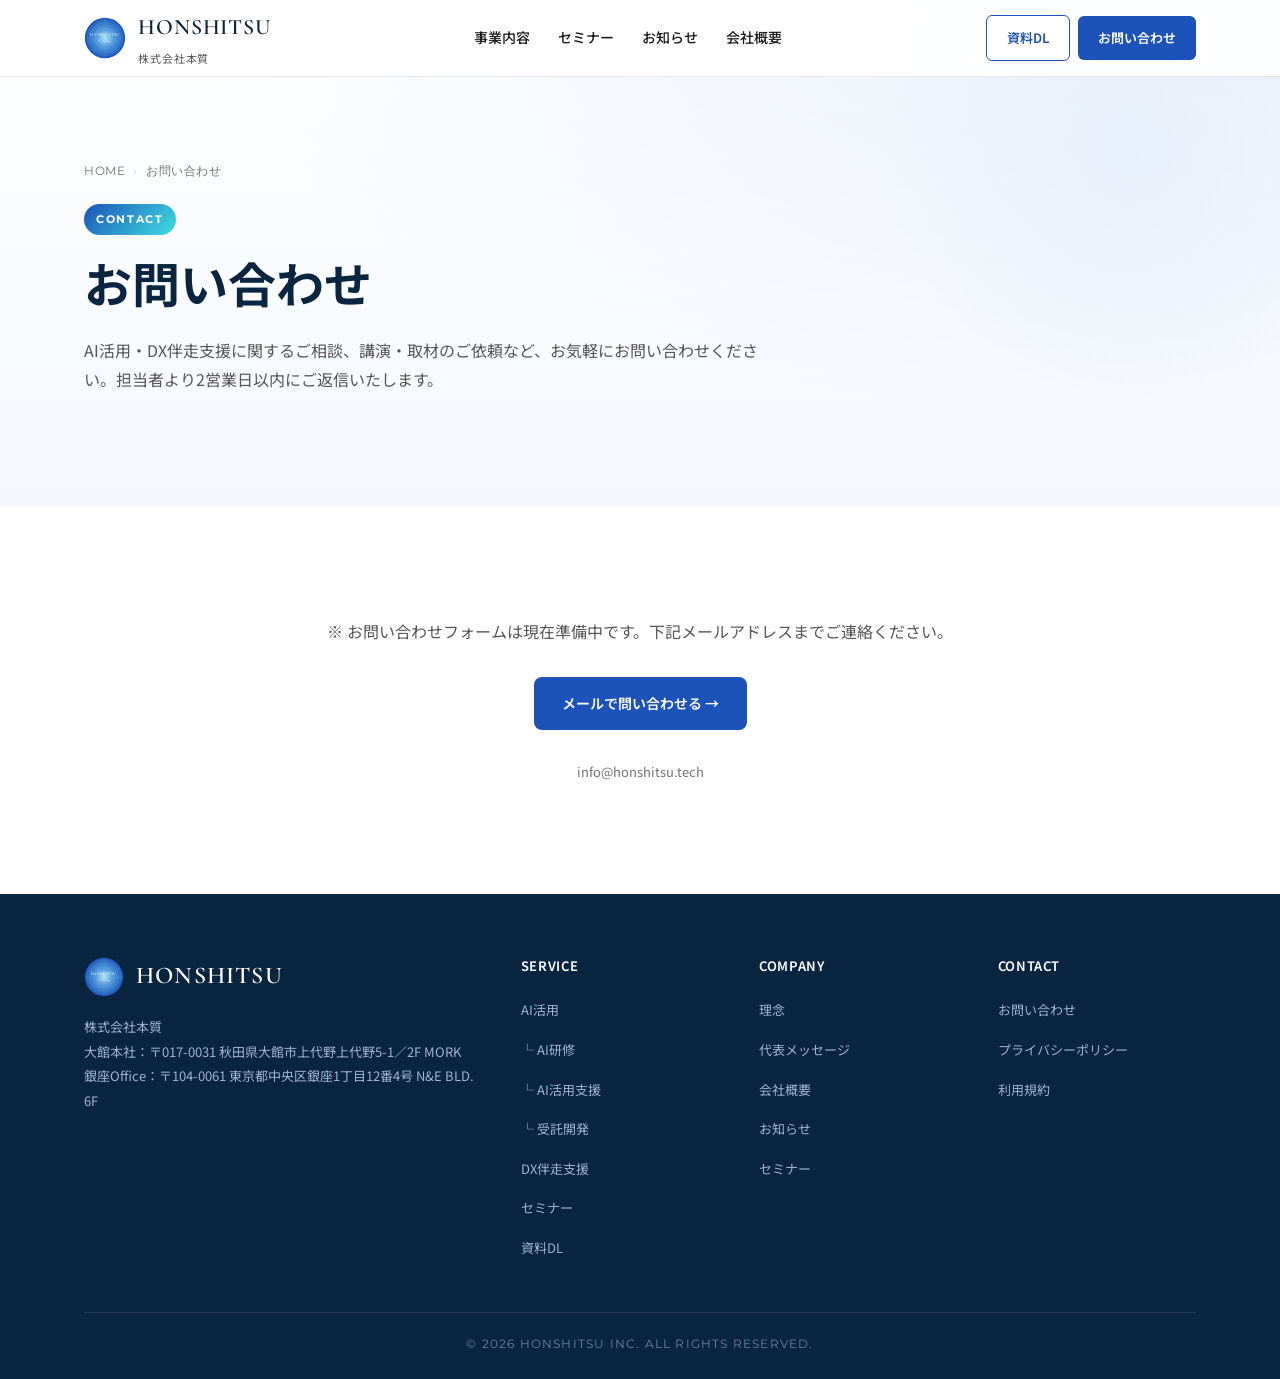
<file: contact.html>
<!DOCTYPE html>
<html lang="ja">
<head>
<meta charset="UTF-8" />
<meta name="viewport" content="width=device-width, initial-scale=1.0" />
<title>お問い合わせ | 株式会社本質</title>

<!-- ========== SEO ========== -->
<link rel="canonical" href="https://www.honshitsu.tech/contact.html">
<link rel="icon" type="image/svg+xml" href="assets/images/favicon.svg">

<!-- Open Graph -->
<meta property="og:type" content="website">
<meta property="og:title" content="お問い合わせ | 株式会社本質">
<meta property="og:description" content="株式会社本質のコーポレートサイト">
<meta property="og:url" content="https://www.honshitsu.tech/contact.html">
<meta property="og:image" content="https://www.honshitsu.tech/assets/images/ogp.png">
<meta property="og:site_name" content="株式会社本質">
<meta property="og:locale" content="ja_JP">

<!-- Twitter Card -->
<meta name="twitter:card" content="summary_large_image">
<meta name="twitter:title" content="お問い合わせ | 株式会社本質">
<meta name="twitter:description" content="株式会社本質のコーポレートサイト">
<meta name="twitter:image" content="https://www.honshitsu.tech/assets/images/ogp.png">

<link rel="preconnect" href="https://fonts.googleapis.com">
<link rel="preconnect" href="https://fonts.gstatic.com" crossorigin>
<link href="https://fonts.googleapis.com/css2?family=Noto+Sans+JP:wght@300;400;500;700&family=Montserrat:wght@400;600;700&family=Cormorant+Garamond:wght@400;500;600&display=swap" rel="stylesheet">
<link rel="stylesheet" href="assets/css/style.css">
</head>
<body>

<svg width="0" height="0" style="position:absolute" aria-hidden="true">
  <defs><symbol id="honshitsuLogo" viewBox="0 0 200 200">
    <defs><radialGradient id="bgGrad" cx="50%" cy="50%" r="50%">
      <stop offset="0%" stop-color="#a8e9f0"/><stop offset="40%" stop-color="#5b9ee0"/><stop offset="100%" stop-color="#1d52b8"/>
    </radialGradient></defs>
    <circle cx="100" cy="100" r="96" fill="url(#bgGrad)"/>
    <g fill="none" stroke="#3ee0e0" stroke-linecap="round">
      <circle cx="100" cy="100" r="84" stroke-width="1" stroke-dasharray="2 4" opacity=".7"/>
      <circle cx="100" cy="100" r="74" stroke-width="1.2" opacity=".85"/>
      <circle cx="100" cy="100" r="62" stroke-width="1" stroke-dasharray="6 6" opacity=".6"/>
      <circle cx="100" cy="100" r="50" stroke-width="1.2" opacity=".75"/>
      <circle cx="100" cy="100" r="38" stroke-width="1" stroke-dasharray="3 3" opacity=".5"/>
    </g>
    <g stroke="#3ee0e0" stroke-width="1" opacity=".55">
      <line x1="100" y1="6" x2="100" y2="40"/><line x1="100" y1="160" x2="100" y2="194"/>
      <line x1="6" y1="100" x2="40" y2="100"/><line x1="160" y1="100" x2="194" y2="100"/>
    </g>
    <g stroke="#3ee0e0" stroke-width="1.2" opacity=".65" fill="none">
      <line x1="148" y1="32" x2="178" y2="62"/><line x1="32" y1="148" x2="62" y2="178"/>
    </g>
    <text x="100" y="92" font-family="'Cormorant Garamond','Times New Roman',serif" font-size="22" fill="#ffffff" text-anchor="middle" letter-spacing="1.2" font-weight="500">HONSHITSU</text>
    <text x="100" y="120" font-family="'Cormorant Garamond','Times New Roman',serif" font-size="14" fill="#ffffff" text-anchor="middle" letter-spacing=".5" font-weight="400">Technology</text>
  </symbol></defs>
</svg>

<header class="site-header">
  <div class="container nav">
    <a href="index.html" class="logo"><svg class="logo-svg"><use href="#honshitsuLogo"/></svg><span>HONSHITSU<small>株式会社本質</small></span></a>
    <nav><ul>
      <li><a href="services/ai/index.html">事業内容</a></li>
      <li><a href="seminar.html">セミナー</a></li>
      <li><a href="news.html">お知らせ</a></li>
      <li><a href="company.html">会社概要</a></li>
    </ul></nav>
    <div style="display:flex;gap:8px;align-items:center;">
      <a href="download.html" class="nav-cta" style="background:#fff;color:var(--blue-700);border:1.5px solid var(--blue-700);">資料DL</a>
      <a href="contact.html" class="nav-cta">お問い合わせ</a>
    </div>
    <button class="hamburger" aria-label="menu">☰</button>
  </div>
</header>

<section class="page-hero">
  <div class="container page-hero-inner">
    <div class="breadcrumb"><a href="index.html">HOME</a><span>›</span>お問い合わせ</div>
    <span class="badge-highlight">CONTACT</span>
    <h1>お問い合わせ</h1>
    <p class="lead">AI活用・DX伴走支援に関するご相談、講演・取材のご依頼など、お気軽にお問い合わせください。担当者より2営業日以内にご返信いたします。</p>
  </div>
</section>

<section style="background:#fff;">
  <div class="container-narrow" style="text-align:center;">
    <p style="color:var(--gray-600);margin-bottom:30px;">※ お問い合わせフォームは現在準備中です。下記メールアドレスまでご連絡ください。</p>
    <div style="display:flex;justify-content:center;gap:16px;flex-wrap:wrap;">
      <a href="mailto:info@honshitsu.tech" class="btn btn-primary">メールで問い合わせる →</a>
    </div>
    <p style="color:var(--gray-500);margin-top:30px;font-size:13px;">info@honshitsu.tech</p>
  </div>
</section>

<footer class="site-footer">
  <div class="container">
    <div class="foot-grid">
      <div>
        <div class="foot-logo-row"><svg class="logo-svg" style="width:40px;height:40px;"><use href="#honshitsuLogo"/></svg><span class="name">HONSHITSU</span></div>
        <p class="foot-desc">株式会社本質<br>大館本社：〒017-0031 秋田県大館市上代野上代野5-1／2F MORK<br>銀座Office：〒104-0061 東京都中央区銀座1丁目12番4号 N&E BLD. 6F</p>
      </div>
      <div class="foot-col"><h5>SERVICE</h5><ul>
        <li><a href="services/ai/index.html">AI活用</a></li>
        <li><a href="services/ai/training.html">└ AI研修</a></li>
        <li><a href="services/ai/support.html">└ AI活用支援</a></li>
        <li><a href="services/ai/development.html">└ 受託開発</a></li>
        <li><a href="services/dx/index.html">DX伴走支援</a></li>
        <li><a href="seminar.html">セミナー</a></li>
        <li><a href="download.html">資料DL</a></li>
      </ul></div>
      <div class="foot-col"><h5>COMPANY</h5><ul>
        <li><a href="company.html#philosophy">理念</a></li>
        <li><a href="company.html#ceo">代表メッセージ</a></li>
        <li><a href="company.html">会社概要</a></li>
        <li><a href="news.html">お知らせ</a></li>
        <li><a href="seminar.html">セミナー</a></li>
      </ul></div>
      <div class="foot-col"><h5>CONTACT</h5><ul>
        <li><a href="contact.html">お問い合わせ</a></li>
        <li><a href="#">プライバシーポリシー</a></li>
        <li><a href="#">利用規約</a></li>
      </ul></div>
    </div>
    <div class="foot-bottom">© 2026 HONSHITSU INC. ALL RIGHTS RESERVED.</div>
  </div>
</footer>
<script src="assets/js/main.js"></script>
</body>
</html>
</file>
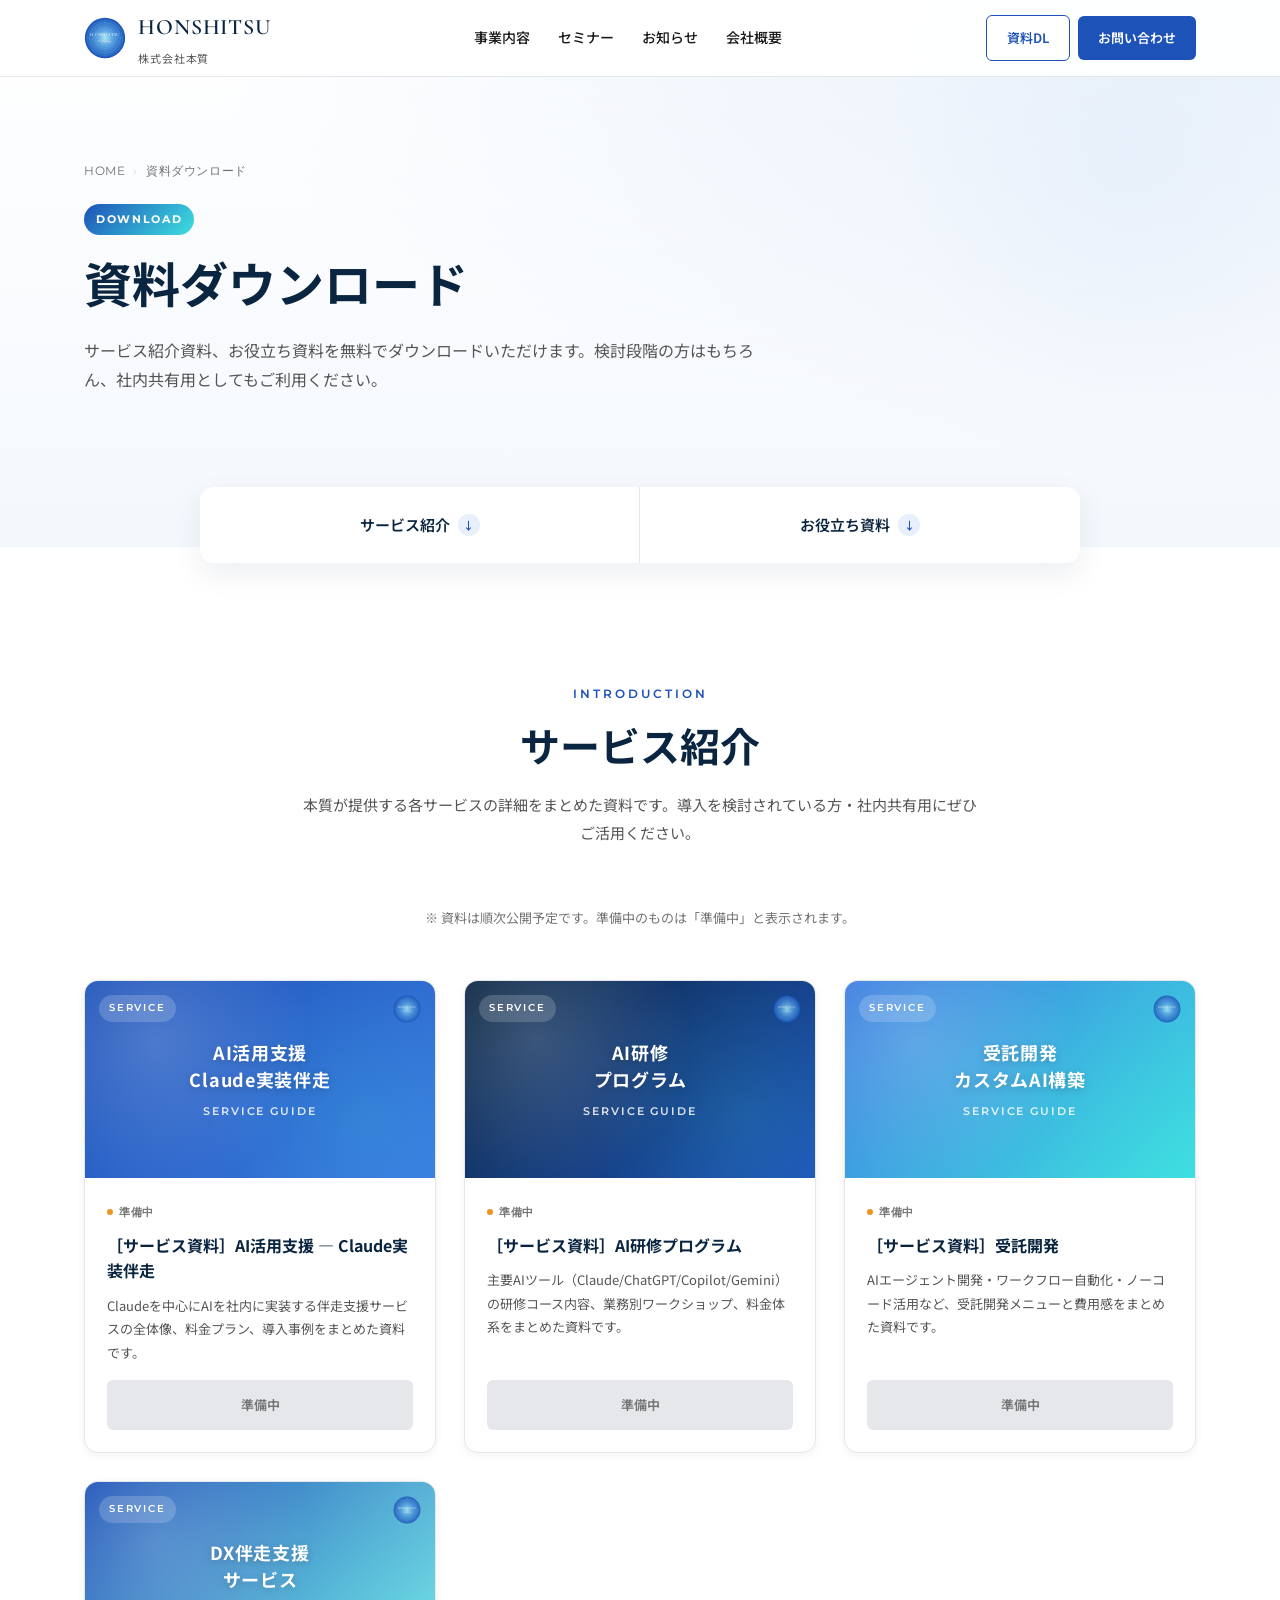
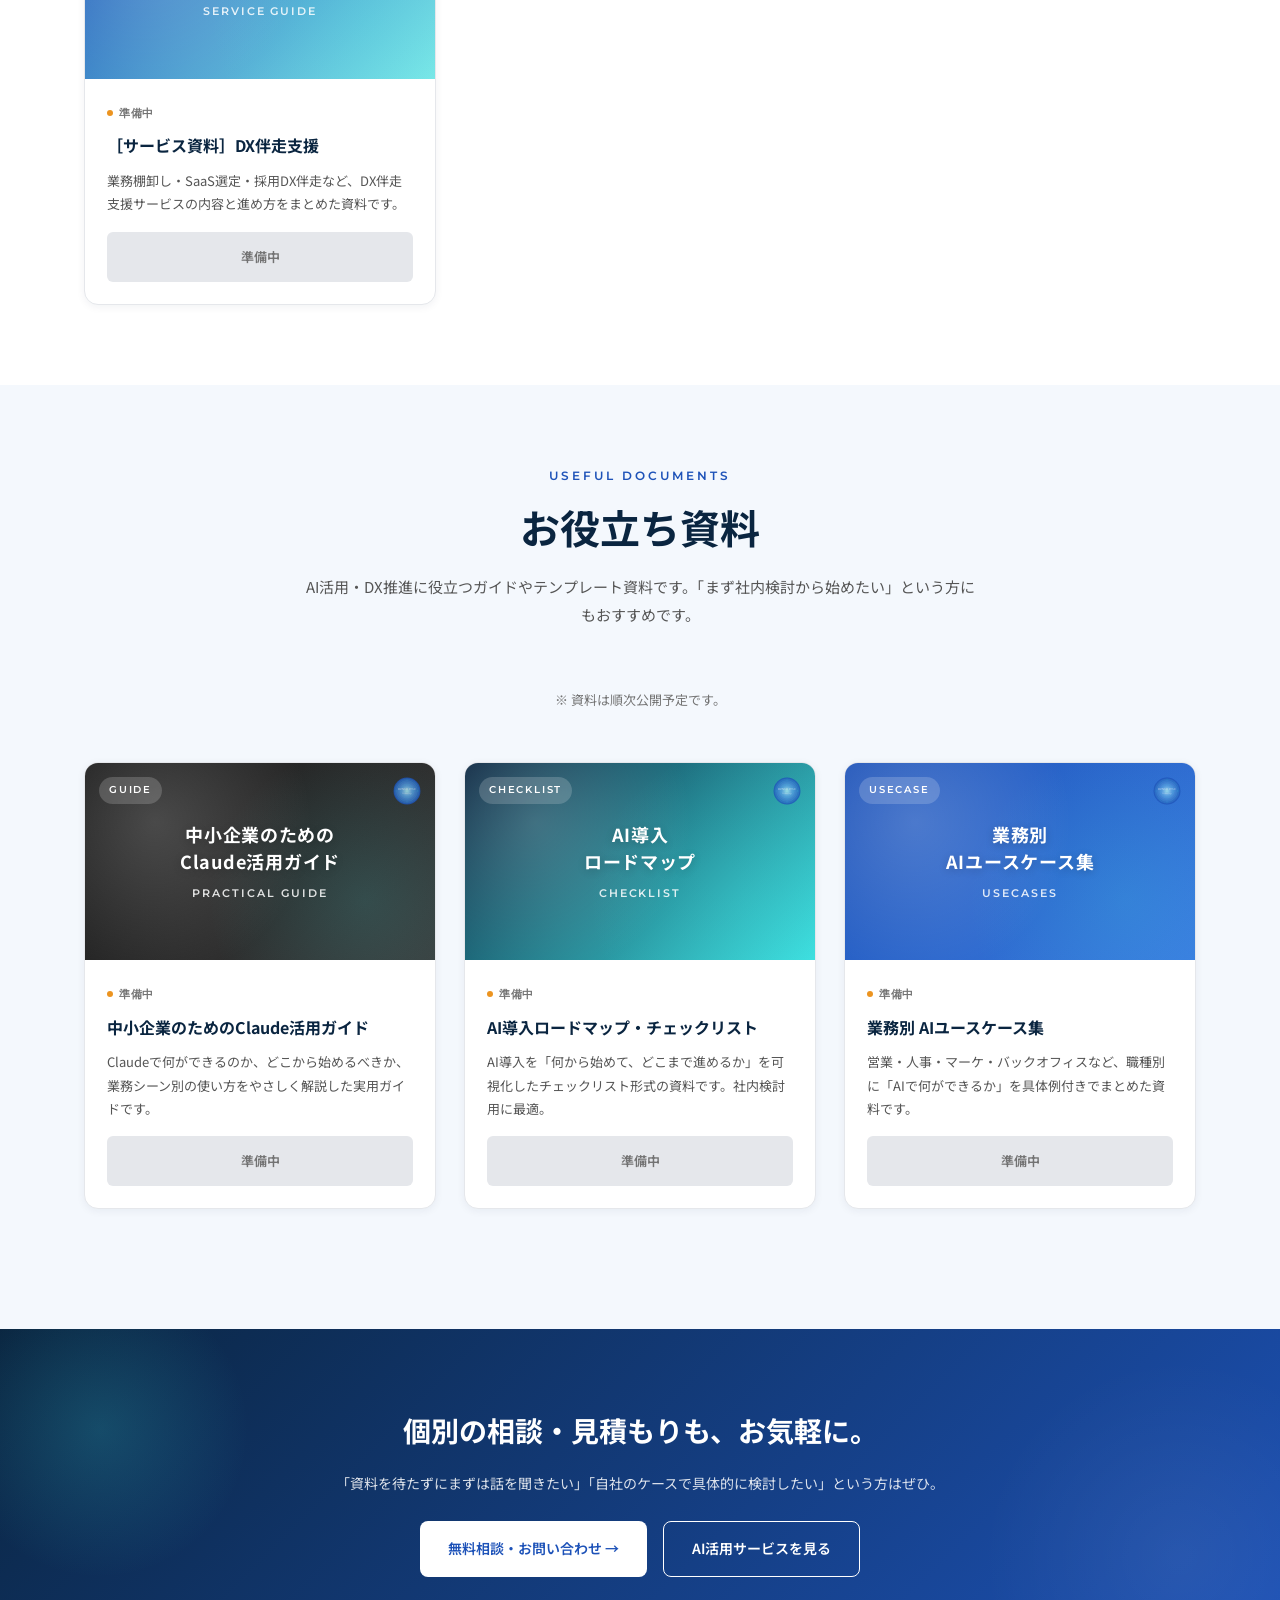
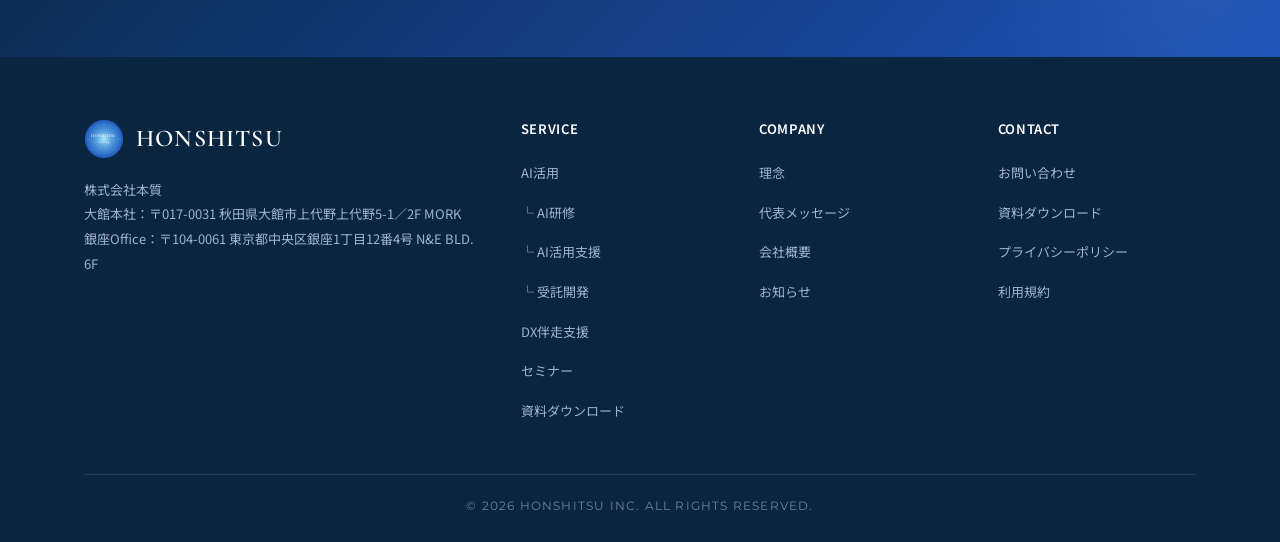
<file: download.html>
<!DOCTYPE html>
<html lang="ja">
<head>
<meta charset="UTF-8" />
<meta name="viewport" content="width=device-width, initial-scale=1.0" />
<title>資料ダウンロード | 株式会社本質</title>
<meta name="description" content="株式会社本質の資料ダウンロードページ。サービス紹介資料・お役立ち資料を順次公開予定です。" />

<!-- ========== SEO ========== -->
<link rel="canonical" href="https://www.honshitsu.tech/download.html">
<link rel="icon" type="image/svg+xml" href="assets/images/favicon.svg">

<!-- Open Graph -->
<meta property="og:type" content="website">
<meta property="og:title" content="資料ダウンロード | 株式会社本質">
<meta property="og:description" content="株式会社本質の資料ダウンロードページ。サービス紹介資料・お役立ち資料を順次公開予定です。">
<meta property="og:url" content="https://www.honshitsu.tech/download.html">
<meta property="og:image" content="https://www.honshitsu.tech/assets/images/ogp.png">
<meta property="og:site_name" content="株式会社本質">
<meta property="og:locale" content="ja_JP">

<!-- Twitter Card -->
<meta name="twitter:card" content="summary_large_image">
<meta name="twitter:title" content="資料ダウンロード | 株式会社本質">
<meta name="twitter:description" content="株式会社本質の資料ダウンロードページ。サービス紹介資料・お役立ち資料を順次公開予定です。">
<meta name="twitter:image" content="https://www.honshitsu.tech/assets/images/ogp.png">

<link rel="preconnect" href="https://fonts.googleapis.com">
<link rel="preconnect" href="https://fonts.gstatic.com" crossorigin>
<link href="https://fonts.googleapis.com/css2?family=Noto+Sans+JP:wght@300;400;500;700&family=Montserrat:wght@400;600;700&family=Cormorant+Garamond:wght@400;500;600&display=swap" rel="stylesheet">
<link rel="stylesheet" href="assets/css/style.css">
<style>
/* ダウンロードページ専用 */
.download-tabs{
  display:grid;grid-template-columns:1fr 1fr;gap:0;
  max-width:880px;margin:-60px auto 0;
  background:#fff;border-radius:var(--radius-lg);
  box-shadow:var(--shadow-md);overflow:hidden;position:relative;z-index:5;
}
.download-tab{
  text-align:center;padding:24px;
  font-size:15px;font-weight:600;color:var(--blue-900);
  cursor:pointer;transition:.2s;display:flex;align-items:center;justify-content:center;gap:8px;
  border:none;background:transparent;
}
.download-tab:first-child{border-right:1px solid var(--gray-200);}
.download-tab:hover{background:var(--blue-50);color:var(--blue-700);}
.download-tab .arrow{
  display:inline-flex;width:22px;height:22px;border-radius:50%;
  background:var(--blue-100);color:var(--blue-700);
  align-items:center;justify-content:center;font-size:11px;
}

.dl-grid{display:grid;grid-template-columns:repeat(3,1fr);gap:28px;}
.dl-card{
  background:#fff;border-radius:var(--radius-lg);overflow:hidden;
  box-shadow:var(--shadow-sm);transition:.3s;
  display:flex;flex-direction:column;
  border:1px solid var(--gray-200);
}
.dl-card:hover{transform:translateY(-4px);box-shadow:var(--shadow-md);border-color:var(--blue-300);}
.dl-cover{
  aspect-ratio:16/9;position:relative;overflow:hidden;
  display:flex;align-items:center;justify-content:center;padding:24px;
  text-align:center;
}
.dl-cover.style-1{background:linear-gradient(135deg,#1d52b8,#3a7be0);}
.dl-cover.style-2{background:linear-gradient(135deg,#0a2540,#1d52b8);}
.dl-cover.style-3{background:linear-gradient(135deg,#3a7be0,#3ee0e0);}
.dl-cover.style-4{background:linear-gradient(135deg,#1a1a1a,#3a3a3a);}
.dl-cover.style-5{background:linear-gradient(135deg,#1d52b8,#7ce8e8);}
.dl-cover.style-6{background:linear-gradient(135deg,#0a2540,#3ee0e0);}
.dl-cover::before{
  content:"";position:absolute;inset:0;
  background:
    radial-gradient(circle at 20% 30%,rgba(255,255,255,.18),transparent 50%),
    radial-gradient(circle at 80% 70%,rgba(62,224,224,.15),transparent 50%);
}
.dl-cover .badge{
  position:absolute;top:14px;left:14px;
  background:rgba(255,255,255,.18);color:#fff;
  font-family:"Montserrat",sans-serif;font-size:10px;letter-spacing:.18em;
  padding:4px 10px;border-radius:30px;font-weight:600;backdrop-filter:blur(4px);
}
.dl-cover .cover-title{
  position:relative;z-index:2;color:#fff;font-weight:700;
  font-size:18px;line-height:1.5;letter-spacing:.04em;
  text-shadow:0 2px 8px rgba(0,0,0,.2);
}
.dl-cover .cover-sub{
  position:relative;z-index:2;color:rgba(255,255,255,.85);
  font-family:"Montserrat",sans-serif;font-size:11px;letter-spacing:.18em;
  margin-top:8px;font-weight:600;
}
.dl-cover .logo-watermark{
  position:absolute;top:14px;right:14px;width:28px;height:28px;opacity:.85;
}

.dl-body{padding:24px 22px 22px;display:flex;flex-direction:column;flex:1;}
.dl-body h3{font-size:16px;color:var(--blue-900);margin-bottom:10px;line-height:1.6;flex:0;}
.dl-body p{font-size:13px;color:var(--gray-600);line-height:1.8;margin-bottom:16px;flex:1;}
.dl-button{
  background:var(--blue-700);color:#fff;text-align:center;
  padding:13px 0;border-radius:6px;font-size:13px;font-weight:600;
  transition:.2s;display:inline-flex;align-items:center;justify-content:center;gap:8px;
}
.dl-button:hover{background:var(--blue-900);}
.dl-button.disabled{
  background:var(--gray-200);color:var(--gray-500);cursor:not-allowed;
}
.dl-button.disabled:hover{background:var(--gray-200);}
.dl-status{
  display:inline-flex;align-items:center;gap:6px;
  font-family:"Montserrat",sans-serif;font-size:11px;
  color:var(--gray-500);font-weight:600;letter-spacing:.05em;
  margin-bottom:10px;
}
.dl-status::before{
  content:"";width:6px;height:6px;border-radius:50%;background:var(--gray-400);
}
.dl-status.coming::before{background:#ec9420;}

.section-divider{
  display:flex;align-items:center;gap:20px;margin-bottom:50px;
}
.section-divider .label{
  font-family:"Montserrat",sans-serif;font-size:12px;letter-spacing:.25em;
  color:var(--blue-700);font-weight:700;
}
.section-divider .line{flex:1;height:1px;background:var(--gray-200);}

@media(max-width:900px){
  .dl-grid{grid-template-columns:repeat(2,1fr);}
  .download-tabs{margin:-40px 24px 0;}
}
@media(max-width:560px){
  .dl-grid{grid-template-columns:1fr;}
}
</style>
</head>
<body>

<svg width="0" height="0" style="position:absolute" aria-hidden="true">
  <defs><symbol id="honshitsuLogo" viewBox="0 0 200 200">
    <defs><radialGradient id="bgGrad" cx="50%" cy="50%" r="50%"><stop offset="0%" stop-color="#a8e9f0"/><stop offset="40%" stop-color="#5b9ee0"/><stop offset="100%" stop-color="#1d52b8"/></radialGradient></defs>
    <circle cx="100" cy="100" r="96" fill="url(#bgGrad)"/>
    <g fill="none" stroke="#3ee0e0" stroke-linecap="round">
      <circle cx="100" cy="100" r="84" stroke-width="1" stroke-dasharray="2 4" opacity=".7"/>
      <circle cx="100" cy="100" r="74" stroke-width="1.2" opacity=".85"/>
      <circle cx="100" cy="100" r="62" stroke-width="1" stroke-dasharray="6 6" opacity=".6"/>
      <circle cx="100" cy="100" r="50" stroke-width="1.2" opacity=".75"/>
      <circle cx="100" cy="100" r="38" stroke-width="1" stroke-dasharray="3 3" opacity=".5"/>
    </g>
    <g stroke="#3ee0e0" stroke-width="1" opacity=".55">
      <line x1="100" y1="6" x2="100" y2="40"/><line x1="100" y1="160" x2="100" y2="194"/>
      <line x1="6" y1="100" x2="40" y2="100"/><line x1="160" y1="100" x2="194" y2="100"/>
    </g>
    <g stroke="#3ee0e0" stroke-width="1.2" opacity=".65" fill="none">
      <line x1="148" y1="32" x2="178" y2="62"/><line x1="32" y1="148" x2="62" y2="178"/>
    </g>
    <text x="100" y="92" font-family="'Cormorant Garamond','Times New Roman',serif" font-size="22" fill="#ffffff" text-anchor="middle" letter-spacing="1.2" font-weight="500">HONSHITSU</text>
    <text x="100" y="120" font-family="'Cormorant Garamond','Times New Roman',serif" font-size="14" fill="#ffffff" text-anchor="middle" letter-spacing=".5" font-weight="400">Technology</text>
  </symbol></defs>
</svg>

<header class="site-header">
  <div class="container nav">
    <a href="index.html" class="logo"><svg class="logo-svg"><use href="#honshitsuLogo"/></svg><span>HONSHITSU<small>株式会社本質</small></span></a>
    <nav><ul>
      <li><a href="services/ai/index.html">事業内容</a></li>
      <li><a href="seminar.html">セミナー</a></li>
      <li><a href="news.html">お知らせ</a></li>
      <li><a href="company.html">会社概要</a></li>
    </ul></nav>
    <div style="display:flex;gap:8px;align-items:center;">
      <a href="download.html" class="nav-cta" style="background:#fff;color:var(--blue-700);border:1.5px solid var(--blue-700);">資料DL</a>
      <a href="contact.html" class="nav-cta">お問い合わせ</a>
    </div>
    <button class="hamburger" aria-label="menu">☰</button>
  </div>
</header>

<!-- Page Hero -->
<section class="page-hero" style="padding:160px 0 120px;">
  <div class="container page-hero-inner">
    <div class="breadcrumb"><a href="index.html">HOME</a><span>›</span>資料ダウンロード</div>
    <span class="badge-highlight">DOWNLOAD</span>
    <h1>資料ダウンロード</h1>
    <p class="lead">サービス紹介資料、お役立ち資料を無料でダウンロードいただけます。検討段階の方はもちろん、社内共有用としてもご利用ください。</p>
  </div>
</section>

<!-- Tabs -->
<div class="container">
  <div class="download-tabs">
    <a href="#introduction" class="download-tab">サービス紹介 <span class="arrow">↓</span></a>
    <a href="#useful" class="download-tab">お役立ち資料 <span class="arrow">↓</span></a>
  </div>
</div>

<!-- Introduction (サービス紹介) -->
<section class="fade" id="introduction" style="background:#fff;padding:120px 0 80px;">
  <div class="container">
    <div class="section-center" style="margin-bottom:50px;">
      <span class="section-label">INTRODUCTION</span>
      <h2 class="section-title">サービス紹介</h2>
      <p class="section-lead">本質が提供する各サービスの詳細をまとめた資料です。導入を検討されている方・社内共有用にぜひご活用ください。</p>
      <p style="font-size:13px;color:var(--gray-500);margin-top:8px;">※ 資料は順次公開予定です。準備中のものは「準備中」と表示されます。</p>
    </div>

    <div class="dl-grid">

      <div class="dl-card">
        <div class="dl-cover style-1">
          <span class="badge">SERVICE</span>
          <svg class="logo-watermark"><use href="#honshitsuLogo"/></svg>
          <div>
            <div class="cover-title">AI活用支援<br>Claude実装伴走</div>
            <div class="cover-sub">SERVICE GUIDE</div>
          </div>
        </div>
        <div class="dl-body">
          <span class="dl-status coming">準備中</span>
          <h3>［サービス資料］AI活用支援 — Claude実装伴走</h3>
          <p>Claudeを中心にAIを社内に実装する伴走支援サービスの全体像、料金プラン、導入事例をまとめた資料です。</p>
          <a href="#" class="dl-button disabled">準備中</a>
        </div>
      </div>

      <div class="dl-card">
        <div class="dl-cover style-2">
          <span class="badge">SERVICE</span>
          <svg class="logo-watermark"><use href="#honshitsuLogo"/></svg>
          <div>
            <div class="cover-title">AI研修<br>プログラム</div>
            <div class="cover-sub">SERVICE GUIDE</div>
          </div>
        </div>
        <div class="dl-body">
          <span class="dl-status coming">準備中</span>
          <h3>［サービス資料］AI研修プログラム</h3>
          <p>主要AIツール（Claude/ChatGPT/Copilot/Gemini）の研修コース内容、業務別ワークショップ、料金体系をまとめた資料です。</p>
          <a href="#" class="dl-button disabled">準備中</a>
        </div>
      </div>

      <div class="dl-card">
        <div class="dl-cover style-3">
          <span class="badge">SERVICE</span>
          <svg class="logo-watermark"><use href="#honshitsuLogo"/></svg>
          <div>
            <div class="cover-title">受託開発<br>カスタムAI構築</div>
            <div class="cover-sub">SERVICE GUIDE</div>
          </div>
        </div>
        <div class="dl-body">
          <span class="dl-status coming">準備中</span>
          <h3>［サービス資料］受託開発</h3>
          <p>AIエージェント開発・ワークフロー自動化・ノーコード活用など、受託開発メニューと費用感をまとめた資料です。</p>
          <a href="#" class="dl-button disabled">準備中</a>
        </div>
      </div>

      <div class="dl-card">
        <div class="dl-cover style-5">
          <span class="badge">SERVICE</span>
          <svg class="logo-watermark"><use href="#honshitsuLogo"/></svg>
          <div>
            <div class="cover-title">DX伴走支援<br>サービス</div>
            <div class="cover-sub">SERVICE GUIDE</div>
          </div>
        </div>
        <div class="dl-body">
          <span class="dl-status coming">準備中</span>
          <h3>［サービス資料］DX伴走支援</h3>
          <p>業務棚卸し・SaaS選定・採用DX伴走など、DX伴走支援サービスの内容と進め方をまとめた資料です。</p>
          <a href="#" class="dl-button disabled">準備中</a>
        </div>
      </div>

    </div>
  </div>
</section>

<!-- Useful (お役立ち資料) -->
<section class="fade" id="useful" style="background:var(--blue-50);padding:80px 0 120px;">
  <div class="container">
    <div class="section-center" style="margin-bottom:50px;">
      <span class="section-label">USEFUL DOCUMENTS</span>
      <h2 class="section-title">お役立ち資料</h2>
      <p class="section-lead">AI活用・DX推進に役立つガイドやテンプレート資料です。「まず社内検討から始めたい」という方にもおすすめです。</p>
      <p style="font-size:13px;color:var(--gray-500);margin-top:8px;">※ 資料は順次公開予定です。</p>
    </div>

    <div class="dl-grid">

      <div class="dl-card">
        <div class="dl-cover style-4">
          <span class="badge">GUIDE</span>
          <svg class="logo-watermark"><use href="#honshitsuLogo"/></svg>
          <div>
            <div class="cover-title">中小企業のための<br>Claude活用ガイド</div>
            <div class="cover-sub">PRACTICAL GUIDE</div>
          </div>
        </div>
        <div class="dl-body">
          <span class="dl-status coming">準備中</span>
          <h3>中小企業のためのClaude活用ガイド</h3>
          <p>Claudeで何ができるのか、どこから始めるべきか、業務シーン別の使い方をやさしく解説した実用ガイドです。</p>
          <a href="#" class="dl-button disabled">準備中</a>
        </div>
      </div>

      <div class="dl-card">
        <div class="dl-cover style-6">
          <span class="badge">CHECKLIST</span>
          <svg class="logo-watermark"><use href="#honshitsuLogo"/></svg>
          <div>
            <div class="cover-title">AI導入<br>ロードマップ</div>
            <div class="cover-sub">CHECKLIST</div>
          </div>
        </div>
        <div class="dl-body">
          <span class="dl-status coming">準備中</span>
          <h3>AI導入ロードマップ・チェックリスト</h3>
          <p>AI導入を「何から始めて、どこまで進めるか」を可視化したチェックリスト形式の資料です。社内検討用に最適。</p>
          <a href="#" class="dl-button disabled">準備中</a>
        </div>
      </div>

      <div class="dl-card">
        <div class="dl-cover style-1">
          <span class="badge">USECASE</span>
          <svg class="logo-watermark"><use href="#honshitsuLogo"/></svg>
          <div>
            <div class="cover-title">業務別<br>AIユースケース集</div>
            <div class="cover-sub">USECASES</div>
          </div>
        </div>
        <div class="dl-body">
          <span class="dl-status coming">準備中</span>
          <h3>業務別 AIユースケース集</h3>
          <p>営業・人事・マーケ・バックオフィスなど、職種別に「AIで何ができるか」を具体例付きでまとめた資料です。</p>
          <a href="#" class="dl-button disabled">準備中</a>
        </div>
      </div>

    </div>
  </div>
</section>

<!-- CTA Banner -->
<section class="cta-banner">
  <div class="container cta-banner-inner">
    <h2>個別の相談・見積もりも、お気軽に。</h2>
    <p>「資料を待たずにまずは話を聞きたい」「自社のケースで具体的に検討したい」という方はぜひ。</p>
    <div class="btns">
      <a href="contact.html" class="btn btn-primary">無料相談・お問い合わせ →</a>
      <a href="services/ai/index.html" class="btn btn-outline">AI活用サービスを見る</a>
    </div>
  </div>
</section>

<footer class="site-footer">
  <div class="container">
    <div class="foot-grid">
      <div>
        <div class="foot-logo-row"><svg class="logo-svg" style="width:40px;height:40px;"><use href="#honshitsuLogo"/></svg><span class="name">HONSHITSU</span></div>
        <p class="foot-desc">株式会社本質<br>大館本社：〒017-0031 秋田県大館市上代野上代野5-1／2F MORK<br>銀座Office：〒104-0061 東京都中央区銀座1丁目12番4号 N&E BLD. 6F</p>
      </div>
      <div class="foot-col"><h5>SERVICE</h5><ul>
        <li><a href="services/ai/index.html">AI活用</a></li>
        <li><a href="services/ai/training.html">└ AI研修</a></li>
        <li><a href="services/ai/support.html">└ AI活用支援</a></li>
        <li><a href="services/ai/development.html">└ 受託開発</a></li>
        <li><a href="services/dx/index.html">DX伴走支援</a></li>
        <li><a href="seminar.html">セミナー</a></li>
        <li><a href="download.html">資料ダウンロード</a></li>
      </ul></div>
      <div class="foot-col"><h5>COMPANY</h5><ul>
        <li><a href="company.html#philosophy">理念</a></li>
        <li><a href="company.html#ceo">代表メッセージ</a></li>
        <li><a href="company.html">会社概要</a></li>
        <li><a href="news.html">お知らせ</a></li>
      </ul></div>
      <div class="foot-col"><h5>CONTACT</h5><ul>
        <li><a href="contact.html">お問い合わせ</a></li>
        <li><a href="download.html">資料ダウンロード</a></li>
        <li><a href="#">プライバシーポリシー</a></li>
        <li><a href="#">利用規約</a></li>
      </ul></div>
    </div>
    <div class="foot-bottom">© 2026 HONSHITSU INC. ALL RIGHTS RESERVED.</div>
  </div>
</footer>
<script src="assets/js/main.js"></script>
</body>
</html>
</file>
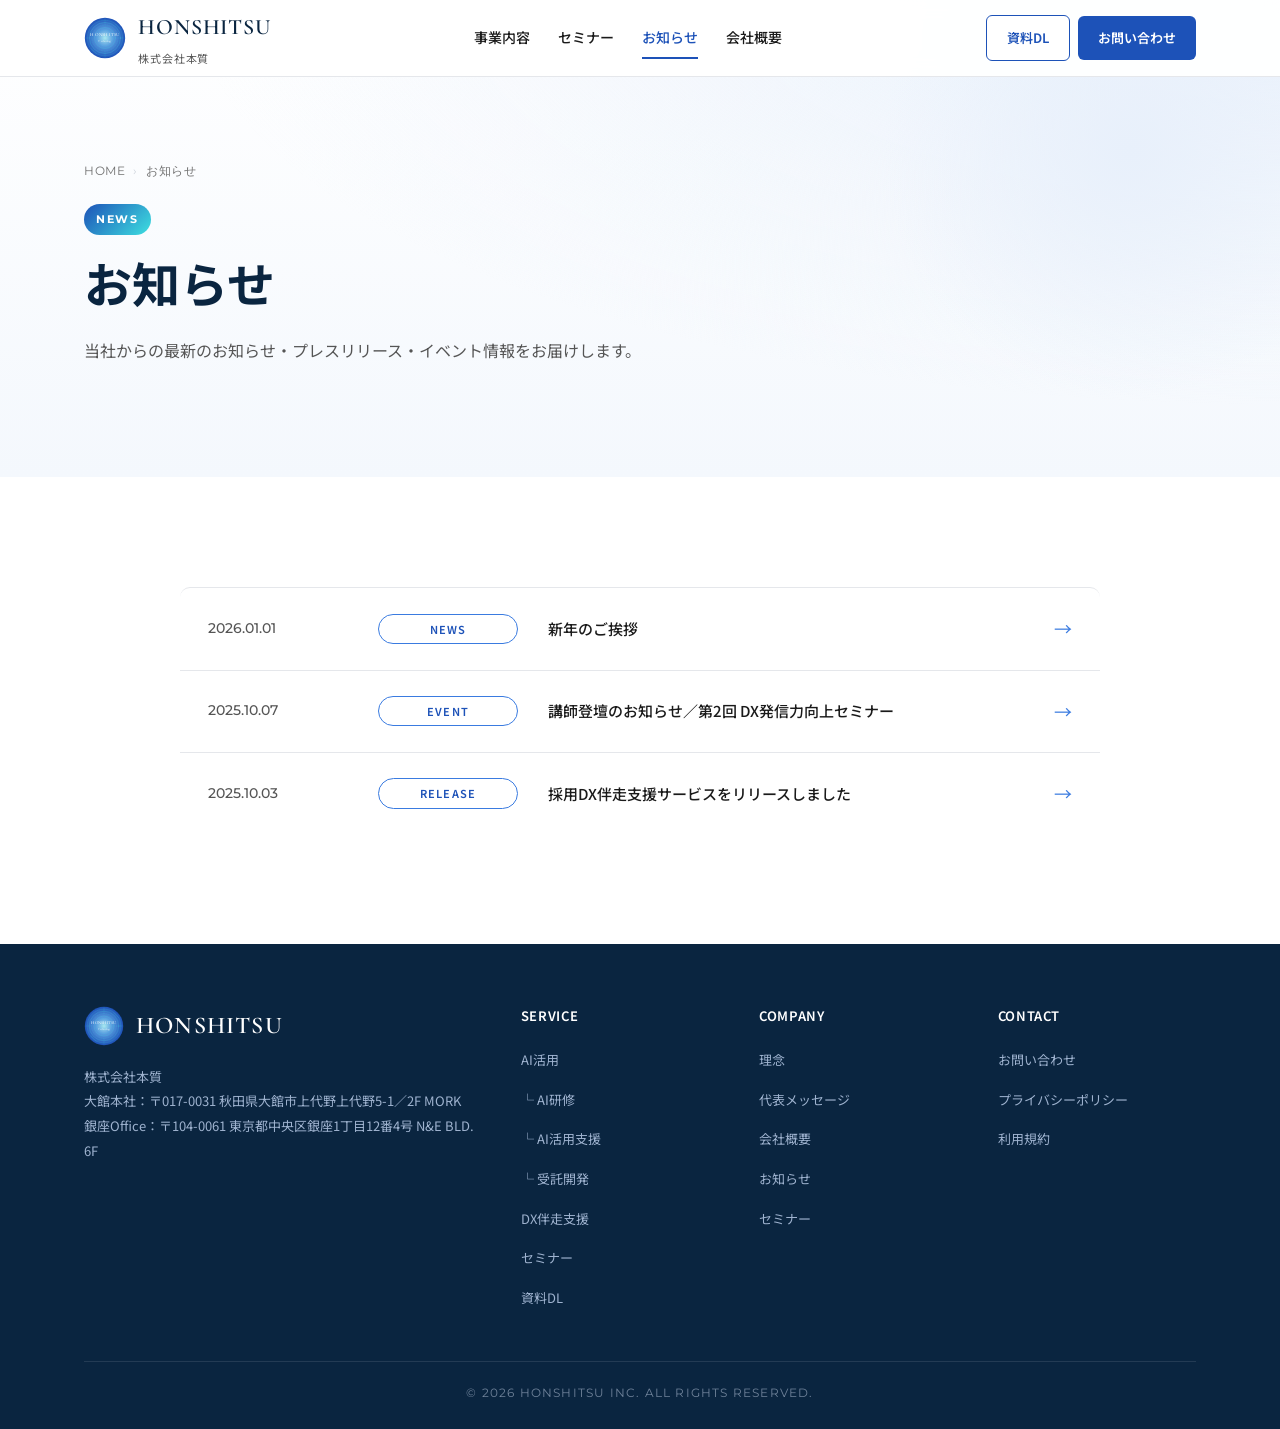
<file: news.html>
<!DOCTYPE html>
<html lang="ja">
<head>
<meta charset="UTF-8" />
<meta name="viewport" content="width=device-width, initial-scale=1.0" />
<title>お知らせ | 株式会社本質</title>

<!-- ========== SEO ========== -->
<link rel="canonical" href="https://www.honshitsu.tech/news.html">
<link rel="icon" type="image/svg+xml" href="assets/images/favicon.svg">

<!-- Open Graph -->
<meta property="og:type" content="website">
<meta property="og:title" content="お知らせ | 株式会社本質">
<meta property="og:description" content="株式会社本質のコーポレートサイト">
<meta property="og:url" content="https://www.honshitsu.tech/news.html">
<meta property="og:image" content="https://www.honshitsu.tech/assets/images/ogp.png">
<meta property="og:site_name" content="株式会社本質">
<meta property="og:locale" content="ja_JP">

<!-- Twitter Card -->
<meta name="twitter:card" content="summary_large_image">
<meta name="twitter:title" content="お知らせ | 株式会社本質">
<meta name="twitter:description" content="株式会社本質のコーポレートサイト">
<meta name="twitter:image" content="https://www.honshitsu.tech/assets/images/ogp.png">

<link rel="preconnect" href="https://fonts.googleapis.com">
<link rel="preconnect" href="https://fonts.gstatic.com" crossorigin>
<link href="https://fonts.googleapis.com/css2?family=Noto+Sans+JP:wght@300;400;500;700&family=Montserrat:wght@400;600;700&family=Cormorant+Garamond:wght@400;500;600&display=swap" rel="stylesheet">
<link rel="stylesheet" href="assets/css/style.css">
</head>
<body>

<svg width="0" height="0" style="position:absolute" aria-hidden="true">
  <defs><symbol id="honshitsuLogo" viewBox="0 0 200 200">
    <defs><radialGradient id="bgGrad" cx="50%" cy="50%" r="50%"><stop offset="0%" stop-color="#a8e9f0"/><stop offset="40%" stop-color="#5b9ee0"/><stop offset="100%" stop-color="#1d52b8"/></radialGradient></defs>
    <circle cx="100" cy="100" r="96" fill="url(#bgGrad)"/>
    <g fill="none" stroke="#3ee0e0" stroke-linecap="round">
      <circle cx="100" cy="100" r="84" stroke-width="1" stroke-dasharray="2 4" opacity=".7"/>
      <circle cx="100" cy="100" r="74" stroke-width="1.2" opacity=".85"/>
      <circle cx="100" cy="100" r="62" stroke-width="1" stroke-dasharray="6 6" opacity=".6"/>
      <circle cx="100" cy="100" r="50" stroke-width="1.2" opacity=".75"/>
      <circle cx="100" cy="100" r="38" stroke-width="1" stroke-dasharray="3 3" opacity=".5"/>
    </g>
    <g stroke="#3ee0e0" stroke-width="1" opacity=".55">
      <line x1="100" y1="6" x2="100" y2="40"/><line x1="100" y1="160" x2="100" y2="194"/>
      <line x1="6" y1="100" x2="40" y2="100"/><line x1="160" y1="100" x2="194" y2="100"/>
    </g>
    <g stroke="#3ee0e0" stroke-width="1.2" opacity=".65" fill="none">
      <line x1="148" y1="32" x2="178" y2="62"/><line x1="32" y1="148" x2="62" y2="178"/>
    </g>
    <text x="100" y="92" font-family="'Cormorant Garamond','Times New Roman',serif" font-size="22" fill="#ffffff" text-anchor="middle" letter-spacing="1.2" font-weight="500">HONSHITSU</text>
    <text x="100" y="120" font-family="'Cormorant Garamond','Times New Roman',serif" font-size="14" fill="#ffffff" text-anchor="middle" letter-spacing=".5" font-weight="400">Technology</text>
  </symbol></defs>
</svg>

<header class="site-header">
  <div class="container nav">
    <a href="index.html" class="logo"><svg class="logo-svg"><use href="#honshitsuLogo"/></svg><span>HONSHITSU<small>株式会社本質</small></span></a>
    <nav><ul>
      <li><a href="services/ai/index.html">事業内容</a></li>
      <li><a href="seminar.html">セミナー</a></li>
      <li class="current"><a href="news.html">お知らせ</a></li>
      <li><a href="company.html">会社概要</a></li>
    </ul></nav>
    <div style="display:flex;gap:8px;align-items:center;">
      <a href="download.html" class="nav-cta" style="background:#fff;color:var(--blue-700);border:1.5px solid var(--blue-700);">資料DL</a>
      <a href="contact.html" class="nav-cta">お問い合わせ</a>
    </div>
    <button class="hamburger" aria-label="menu">☰</button>
  </div>
</header>

<section class="page-hero">
  <div class="container page-hero-inner">
    <div class="breadcrumb"><a href="index.html">HOME</a><span>›</span>お知らせ</div>
    <span class="badge-highlight">NEWS</span>
    <h1>お知らせ</h1>
    <p class="lead">当社からの最新のお知らせ・プレスリリース・イベント情報をお届けします。</p>
  </div>
</section>

<section style="background:#fff;">
  <div class="container">
    <ul class="news-list-top" style="max-width:920px;margin:0 auto;">
      <li class="news-item-top"><span class="news-date">2026.01.01</span><span class="news-cat">NEWS</span><span class="news-title">新年のご挨拶</span><span class="news-arrow">→</span></li>
      <li class="news-item-top"><span class="news-date">2025.10.07</span><span class="news-cat">EVENT</span><span class="news-title">講師登壇のお知らせ／第2回 DX発信力向上セミナー</span><span class="news-arrow">→</span></li>
      <li class="news-item-top"><span class="news-date">2025.10.03</span><span class="news-cat">RELEASE</span><span class="news-title">採用DX伴走支援サービスをリリースしました</span><span class="news-arrow">→</span></li>
    </ul>
  </div>
</section>

<footer class="site-footer">
  <div class="container">
    <div class="foot-grid">
      <div>
        <div class="foot-logo-row"><svg class="logo-svg" style="width:40px;height:40px;"><use href="#honshitsuLogo"/></svg><span class="name">HONSHITSU</span></div>
        <p class="foot-desc">株式会社本質<br>大館本社：〒017-0031 秋田県大館市上代野上代野5-1／2F MORK<br>銀座Office：〒104-0061 東京都中央区銀座1丁目12番4号 N&E BLD. 6F</p>
      </div>
      <div class="foot-col"><h5>SERVICE</h5><ul>
        <li><a href="services/ai/index.html">AI活用</a></li>
        <li><a href="services/ai/training.html">└ AI研修</a></li>
        <li><a href="services/ai/support.html">└ AI活用支援</a></li>
        <li><a href="services/ai/development.html">└ 受託開発</a></li>
        <li><a href="services/dx/index.html">DX伴走支援</a></li>
        <li><a href="seminar.html">セミナー</a></li>
        <li><a href="download.html">資料DL</a></li>
      </ul></div>
      <div class="foot-col"><h5>COMPANY</h5><ul>
        <li><a href="company.html#philosophy">理念</a></li>
        <li><a href="company.html#ceo">代表メッセージ</a></li>
        <li><a href="company.html">会社概要</a></li>
        <li><a href="news.html">お知らせ</a></li>
        <li><a href="seminar.html">セミナー</a></li>
      </ul></div>
      <div class="foot-col"><h5>CONTACT</h5><ul>
        <li><a href="contact.html">お問い合わせ</a></li>
        <li><a href="#">プライバシーポリシー</a></li>
        <li><a href="#">利用規約</a></li>
      </ul></div>
    </div>
    <div class="foot-bottom">© 2026 HONSHITSU INC. ALL RIGHTS RESERVED.</div>
  </div>
</footer>
<script src="assets/js/main.js"></script>
</body>
</html>
</file>
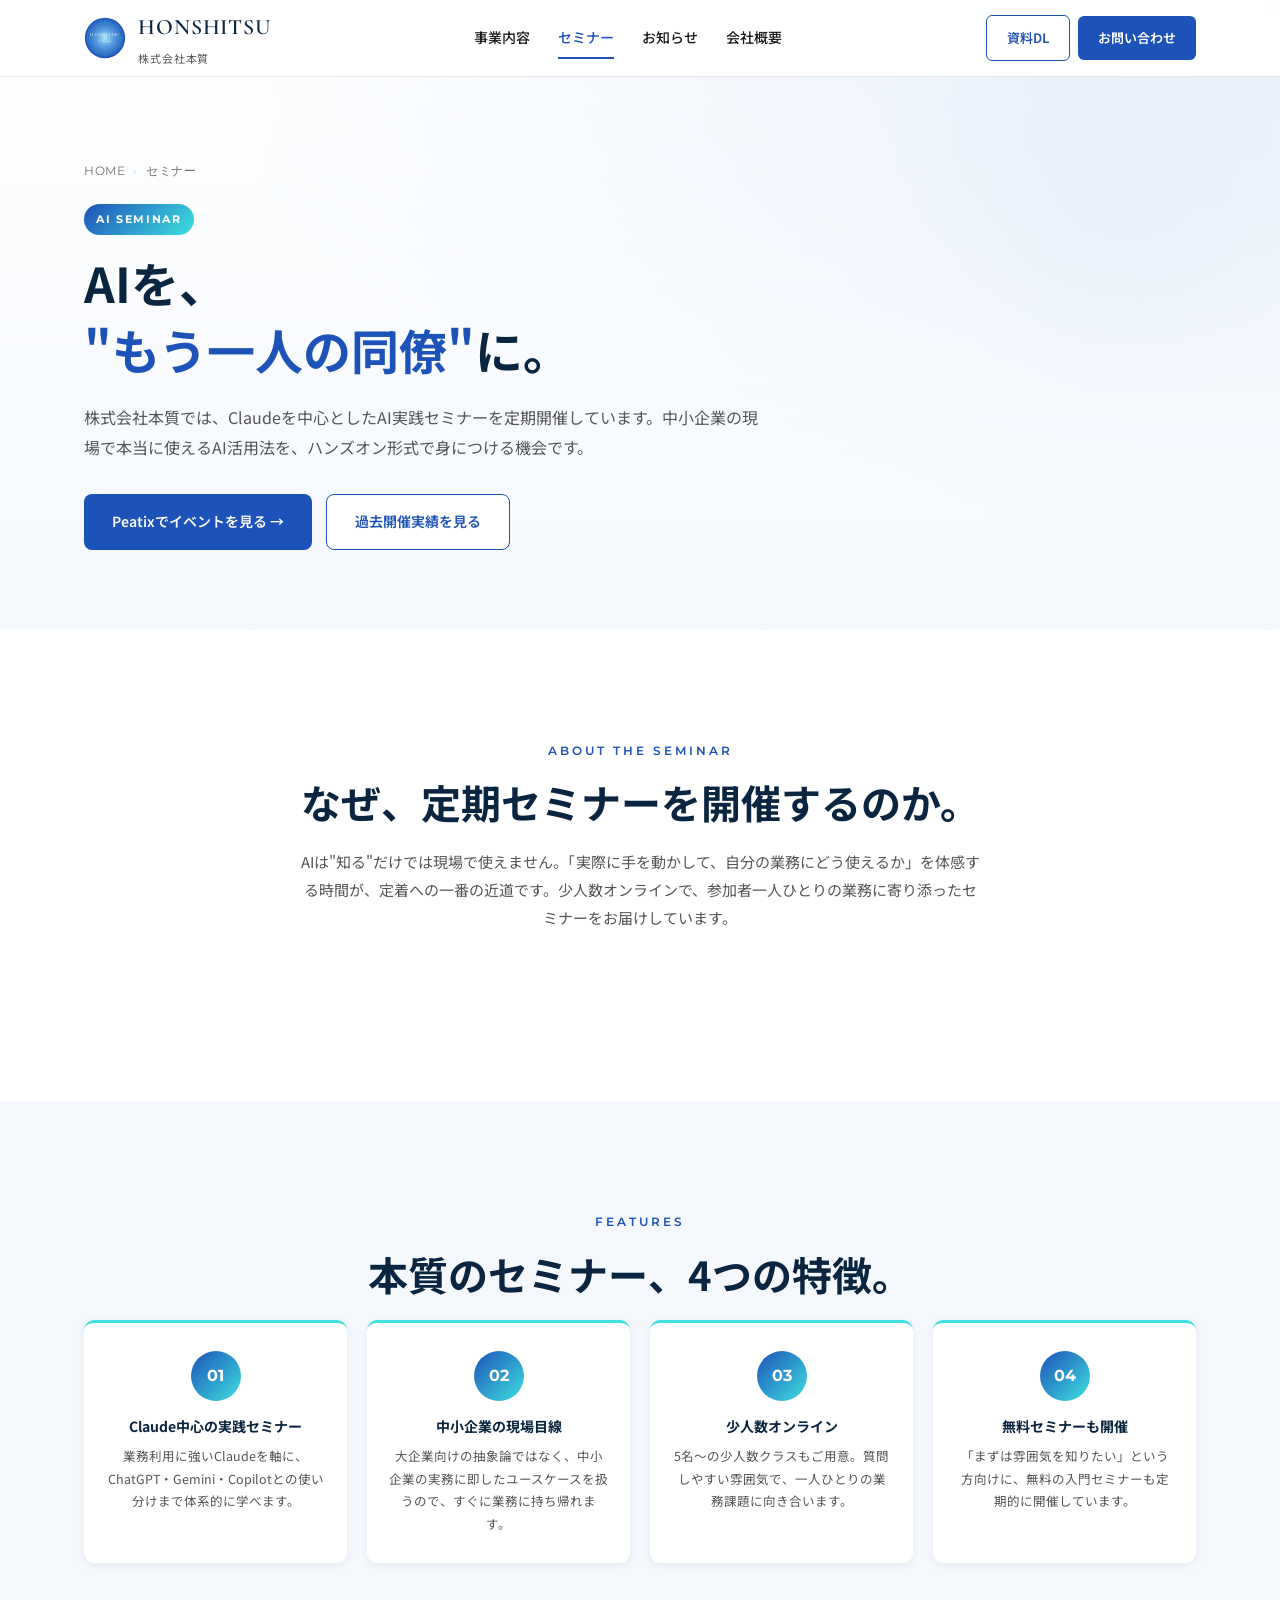
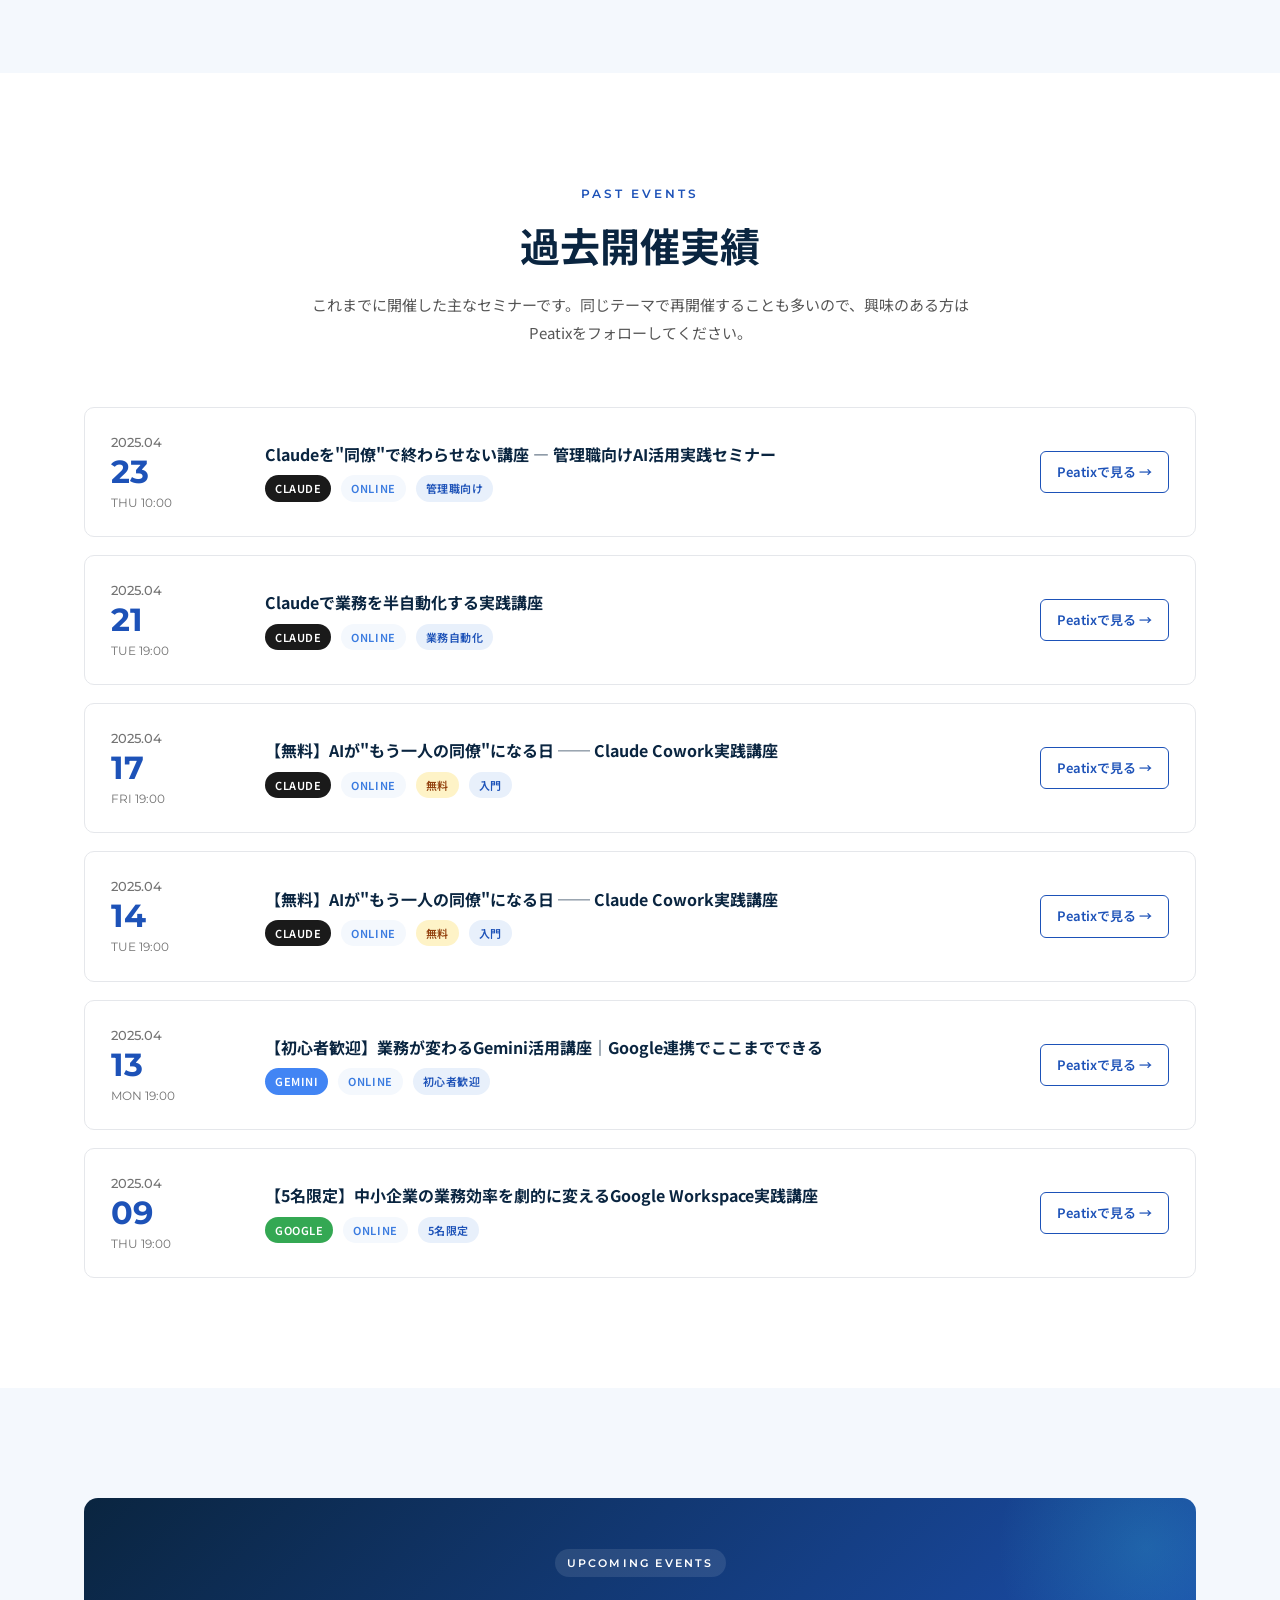
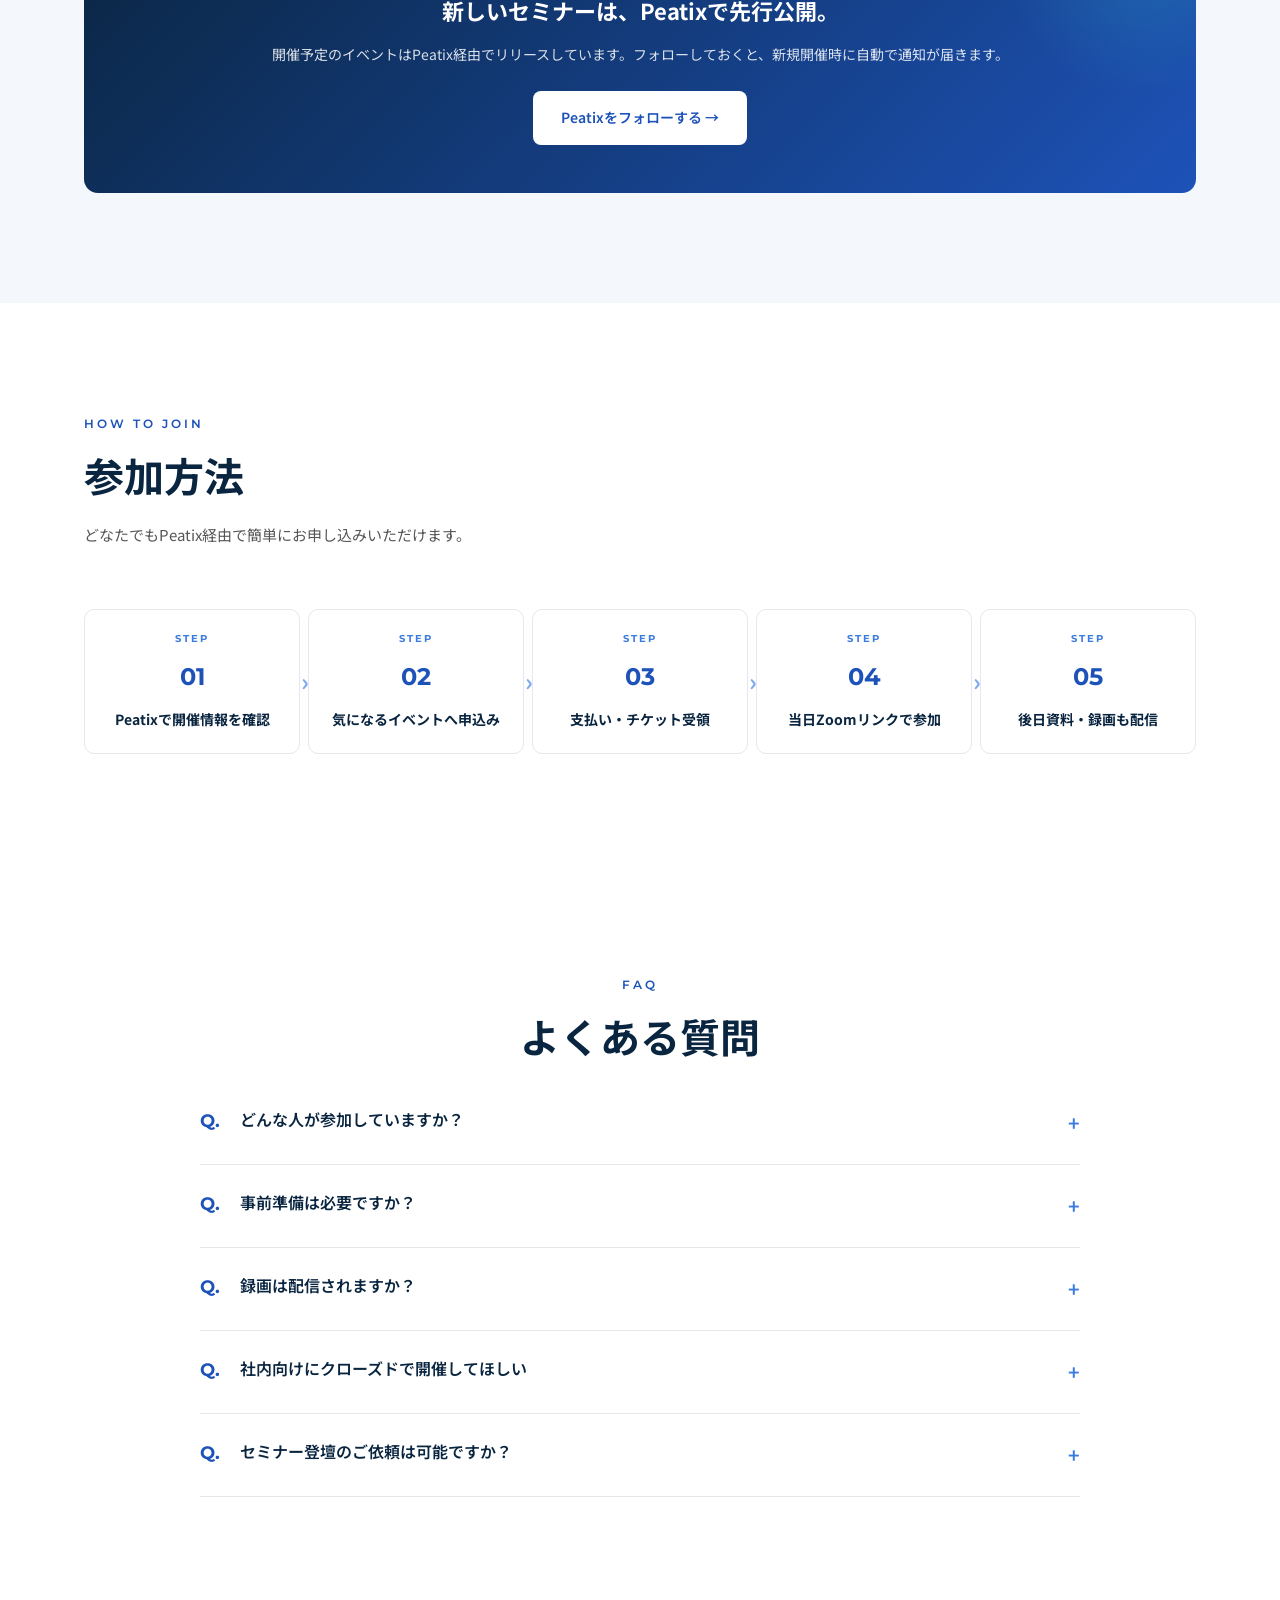
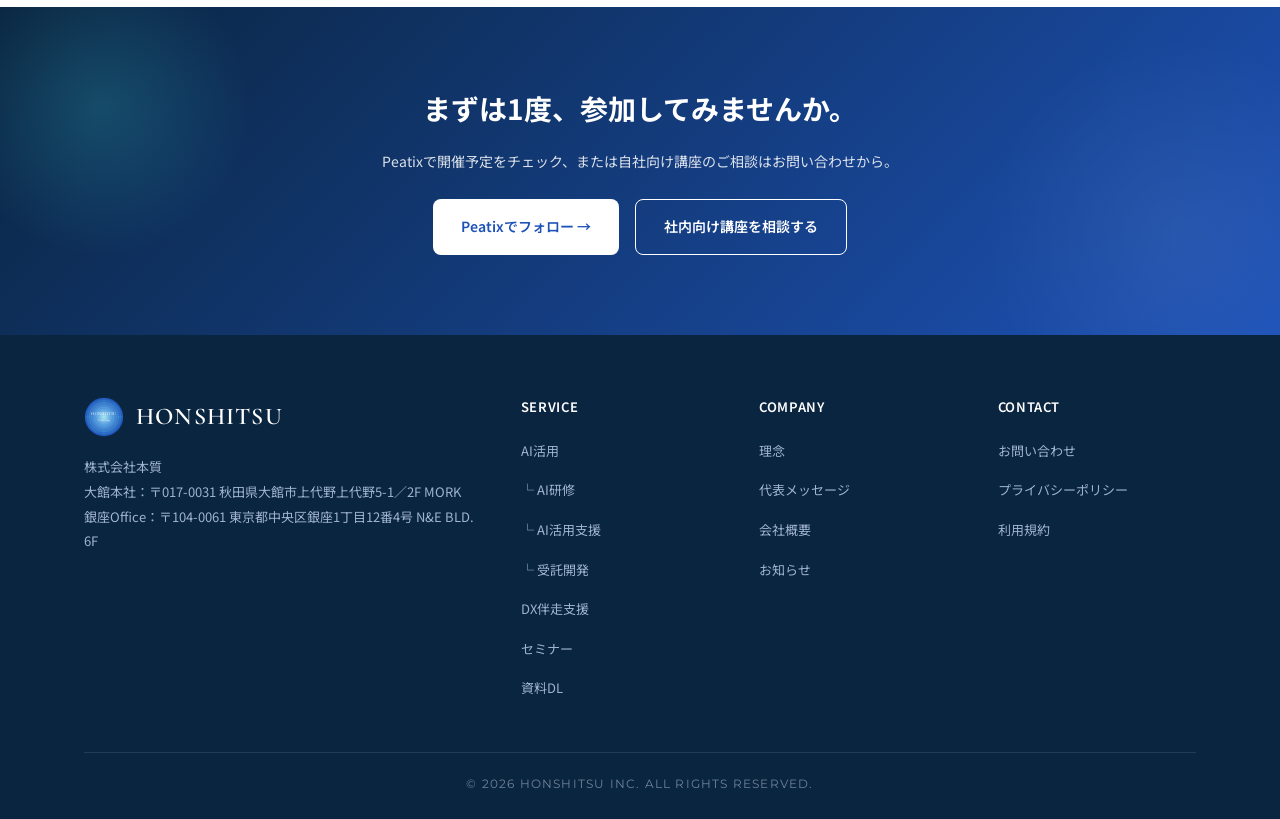
<file: seminar.html>
<!DOCTYPE html>
<html lang="ja">
<head>
<meta charset="UTF-8" />
<meta name="viewport" content="width=device-width, initial-scale=1.0" />
<title>AIセミナー定期開催 | 株式会社本質</title>
<meta name="description" content="株式会社本質が定期開催するAIセミナー。Claudeを中心とした実践型オンラインセミナーで、中小企業がAIを"もう一人の同僚"として活用できる状態を目指します。" />

<!-- ========== SEO ========== -->
<link rel="canonical" href="https://www.honshitsu.tech/seminar.html">
<link rel="icon" type="image/svg+xml" href="assets/images/favicon.svg">

<!-- Open Graph -->
<meta property="og:type" content="website">
<meta property="og:title" content="AIセミナー定期開催 | 株式会社本質">
<meta property="og:description" content="株式会社本質が定期開催するAIセミナー。Claudeを中心とした実践型オンラインセミナーで、中小企業がAIを"もう一人の同僚"として活用できる状態を目指します。">
<meta property="og:url" content="https://www.honshitsu.tech/seminar.html">
<meta property="og:image" content="https://www.honshitsu.tech/assets/images/ogp.png">
<meta property="og:site_name" content="株式会社本質">
<meta property="og:locale" content="ja_JP">

<!-- Twitter Card -->
<meta name="twitter:card" content="summary_large_image">
<meta name="twitter:title" content="AIセミナー定期開催 | 株式会社本質">
<meta name="twitter:description" content="株式会社本質が定期開催するAIセミナー。Claudeを中心とした実践型オンラインセミナーで、中小企業がAIを"もう一人の同僚"として活用できる状態を目指します。">
<meta name="twitter:image" content="https://www.honshitsu.tech/assets/images/ogp.png">

<link rel="preconnect" href="https://fonts.googleapis.com">
<link rel="preconnect" href="https://fonts.gstatic.com" crossorigin>
<link href="https://fonts.googleapis.com/css2?family=Noto+Sans+JP:wght@300;400;500;700&family=Montserrat:wght@400;600;700&family=Cormorant+Garamond:wght@400;500;600&display=swap" rel="stylesheet">
<link rel="stylesheet" href="assets/css/style.css">
<style>
/* セミナーページ専用 */
.event-list{display:grid;grid-template-columns:1fr;gap:18px;}
.event-item{
  display:grid;grid-template-columns:130px 1fr auto;gap:24px;align-items:center;
  background:#fff;border:1px solid var(--gray-200);border-radius:var(--radius);
  padding:22px 26px;transition:.25s;
}
.event-item:hover{border-color:var(--blue-500);box-shadow:var(--shadow-sm);transform:translateY(-2px);}
.event-date{
  font-family:"Montserrat",sans-serif;
}
.event-date .ym{font-size:13px;color:var(--gray-500);font-weight:500;}
.event-date .day{font-size:32px;color:var(--blue-700);font-weight:700;line-height:1;margin:2px 0 4px;}
.event-date .dow{font-size:12px;color:var(--gray-500);}
.event-info h3{font-size:16px;color:var(--blue-900);margin-bottom:8px;line-height:1.6;}
.event-info .meta{display:flex;gap:10px;flex-wrap:wrap;font-size:11px;}
.event-info .tag{
  background:var(--blue-100);color:var(--blue-700);padding:3px 10px;border-radius:30px;
  font-weight:600;letter-spacing:.05em;
}
.event-info .tag.free{background:#fef3c7;color:#92400e;}
.event-info .tag.online{background:var(--blue-50);color:var(--blue-500);}
.event-info .tag.tool{background:#1a1a1a;color:#fff;}
.event-link{
  font-size:13px;color:var(--blue-700);font-weight:600;
  border:1px solid var(--blue-700);padding:8px 16px;border-radius:6px;white-space:nowrap;
}
.event-link:hover{background:var(--blue-700);color:#fff;}

.feat-grid{display:grid;grid-template-columns:repeat(4,1fr);gap:20px;}
.feat-item{
  background:#fff;border-radius:var(--radius);padding:28px 22px;text-align:center;
  border-top:3px solid var(--cyan-400);box-shadow:var(--shadow-sm);
}
.feat-item .feat-icon{
  width:50px;height:50px;border-radius:50%;
  background:linear-gradient(135deg,var(--blue-700),var(--cyan-400));
  color:#fff;display:flex;align-items:center;justify-content:center;
  font-family:"Montserrat",sans-serif;font-weight:700;font-size:16px;
  margin:0 auto 14px;
}
.feat-item h4{font-size:14px;color:var(--blue-900);margin-bottom:8px;line-height:1.6;}
.feat-item p{font-size:12.5px;color:var(--gray-600);line-height:1.8;}

.peatix-card{
  background:linear-gradient(135deg,#0a2540 0%,#1d52b8 100%);color:#fff;
  border-radius:var(--radius-lg);padding:48px 40px;text-align:center;
  position:relative;overflow:hidden;
}
.peatix-card::before{
  content:"";position:absolute;top:-100px;right:-100px;
  width:300px;height:300px;border-radius:50%;
  background:radial-gradient(circle,rgba(62,224,224,.18),transparent 70%);
}
.peatix-card-inner{position:relative;z-index:2;}
.peatix-card .badge{
  display:inline-block;background:rgba(255,255,255,.1);color:#fff;
  font-family:"Montserrat",sans-serif;font-size:11px;letter-spacing:.2em;
  padding:4px 12px;border-radius:30px;font-weight:600;margin-bottom:16px;
}
.peatix-card h3{color:#fff;font-size:22px;margin-bottom:12px;line-height:1.6;}
.peatix-card p{color:rgba(255,255,255,.85);font-size:14px;margin-bottom:24px;line-height:1.9;}

@media(max-width:900px){
  .event-item{grid-template-columns:90px 1fr;gap:14px;padding:18px;}
  .event-link{grid-column:1/-1;text-align:center;margin-top:8px;}
  .feat-grid{grid-template-columns:repeat(2,1fr);}
}
@media(max-width:560px){
  .feat-grid{grid-template-columns:1fr;}
}
</style>
</head>
<body>

<svg width="0" height="0" style="position:absolute" aria-hidden="true">
  <defs><symbol id="honshitsuLogo" viewBox="0 0 200 200">
    <defs><radialGradient id="bgGrad" cx="50%" cy="50%" r="50%"><stop offset="0%" stop-color="#a8e9f0"/><stop offset="40%" stop-color="#5b9ee0"/><stop offset="100%" stop-color="#1d52b8"/></radialGradient></defs>
    <circle cx="100" cy="100" r="96" fill="url(#bgGrad)"/>
    <g fill="none" stroke="#3ee0e0" stroke-linecap="round">
      <circle cx="100" cy="100" r="84" stroke-width="1" stroke-dasharray="2 4" opacity=".7"/>
      <circle cx="100" cy="100" r="74" stroke-width="1.2" opacity=".85"/>
      <circle cx="100" cy="100" r="62" stroke-width="1" stroke-dasharray="6 6" opacity=".6"/>
      <circle cx="100" cy="100" r="50" stroke-width="1.2" opacity=".75"/>
      <circle cx="100" cy="100" r="38" stroke-width="1" stroke-dasharray="3 3" opacity=".5"/>
    </g>
    <g stroke="#3ee0e0" stroke-width="1" opacity=".55">
      <line x1="100" y1="6" x2="100" y2="40"/><line x1="100" y1="160" x2="100" y2="194"/>
      <line x1="6" y1="100" x2="40" y2="100"/><line x1="160" y1="100" x2="194" y2="100"/>
    </g>
    <g stroke="#3ee0e0" stroke-width="1.2" opacity=".65" fill="none">
      <line x1="148" y1="32" x2="178" y2="62"/><line x1="32" y1="148" x2="62" y2="178"/>
    </g>
    <text x="100" y="92" font-family="'Cormorant Garamond','Times New Roman',serif" font-size="22" fill="#ffffff" text-anchor="middle" letter-spacing="1.2" font-weight="500">HONSHITSU</text>
    <text x="100" y="120" font-family="'Cormorant Garamond','Times New Roman',serif" font-size="14" fill="#ffffff" text-anchor="middle" letter-spacing=".5" font-weight="400">Technology</text>
  </symbol></defs>
</svg>

<header class="site-header">
  <div class="container nav">
    <a href="index.html" class="logo"><svg class="logo-svg"><use href="#honshitsuLogo"/></svg><span>HONSHITSU<small>株式会社本質</small></span></a>
    <nav><ul>
      <li><a href="services/ai/index.html">事業内容</a></li>
      <li class="current"><a href="seminar.html">セミナー</a></li>
      <li><a href="news.html">お知らせ</a></li>
      <li><a href="company.html">会社概要</a></li>
    </ul></nav>
    <div style="display:flex;gap:8px;align-items:center;">
      <a href="download.html" class="nav-cta" style="background:#fff;color:var(--blue-700);border:1.5px solid var(--blue-700);">資料DL</a>
      <a href="contact.html" class="nav-cta">お問い合わせ</a>
    </div>
    <button class="hamburger" aria-label="menu">☰</button>
  </div>
</header>

<!-- Page Hero -->
<section class="page-hero">
  <div class="container page-hero-inner">
    <div class="breadcrumb"><a href="index.html">HOME</a><span>›</span>セミナー</div>
    <span class="badge-highlight">AI SEMINAR</span>
    <h1>AIを、<br><span class="accent">"もう一人の同僚"</span>に。</h1>
    <p class="lead">
      株式会社本質では、Claudeを中心としたAI実践セミナーを定期開催しています。中小企業の現場で本当に使えるAI活用法を、ハンズオン形式で身につける機会です。
    </p>
    <div class="btns">
      <a href="https://peatix.com/group/16546509" target="_blank" rel="noopener" class="btn btn-primary">Peatixでイベントを見る →</a>
      <a href="#past-events" class="btn btn-outline">過去開催実績を見る</a>
    </div>
  </div>
</section>

<!-- About / Why -->
<section class="fade" style="background:#fff;">
  <div class="container">
    <div class="section-center">
      <span class="section-label">ABOUT THE SEMINAR</span>
      <h2 class="section-title">なぜ、定期セミナーを開催するのか。</h2>
      <p class="section-lead">AIは"知る"だけでは現場で使えません。「実際に手を動かして、自分の業務にどう使えるか」を体感する時間が、定着への一番の近道です。少人数オンラインで、参加者一人ひとりの業務に寄り添ったセミナーをお届けしています。</p>
    </div>
  </div>
</section>

<!-- Features -->
<section class="fade" style="background:var(--blue-50);">
  <div class="container">
    <div class="section-center">
      <span class="section-label">FEATURES</span>
      <h2 class="section-title">本質のセミナー、4つの特徴。</h2>
    </div>
    <div class="feat-grid">
      <div class="feat-item">
        <div class="feat-icon">01</div>
        <h4>Claude中心の実践セミナー</h4>
        <p>業務利用に強いClaudeを軸に、ChatGPT・Gemini・Copilotとの使い分けまで体系的に学べます。</p>
      </div>
      <div class="feat-item">
        <div class="feat-icon">02</div>
        <h4>中小企業の現場目線</h4>
        <p>大企業向けの抽象論ではなく、中小企業の実務に即したユースケースを扱うので、すぐに業務に持ち帰れます。</p>
      </div>
      <div class="feat-item">
        <div class="feat-icon">03</div>
        <h4>少人数オンライン</h4>
        <p>5名〜の少人数クラスもご用意。質問しやすい雰囲気で、一人ひとりの業務課題に向き合います。</p>
      </div>
      <div class="feat-item">
        <div class="feat-icon">04</div>
        <h4>無料セミナーも開催</h4>
        <p>「まずは雰囲気を知りたい」という方向けに、無料の入門セミナーも定期的に開催しています。</p>
      </div>
    </div>
  </div>
</section>

<!-- Past Events -->
<section class="fade" id="past-events" style="background:#fff;">
  <div class="container">
    <div class="section-center">
      <span class="section-label">PAST EVENTS</span>
      <h2 class="section-title">過去開催実績</h2>
      <p class="section-lead">これまでに開催した主なセミナーです。同じテーマで再開催することも多いので、興味のある方はPeatixをフォローしてください。</p>
    </div>
    <div class="event-list">

      <div class="event-item">
        <div class="event-date"><div class="ym">2025.04</div><div class="day">23</div><div class="dow">THU 10:00</div></div>
        <div class="event-info">
          <h3>Claudeを"同僚"で終わらせない講座 — 管理職向けAI活用実践セミナー</h3>
          <div class="meta">
            <span class="tag tool">CLAUDE</span>
            <span class="tag online">ONLINE</span>
            <span class="tag">管理職向け</span>
          </div>
        </div>
        <a href="https://peatix.com/event/4956330/view" target="_blank" rel="noopener" class="event-link">Peatixで見る →</a>
      </div>

      <div class="event-item">
        <div class="event-date"><div class="ym">2025.04</div><div class="day">21</div><div class="dow">TUE 19:00</div></div>
        <div class="event-info">
          <h3>Claudeで業務を半自動化する実践講座</h3>
          <div class="meta">
            <span class="tag tool">CLAUDE</span>
            <span class="tag online">ONLINE</span>
            <span class="tag">業務自動化</span>
          </div>
        </div>
        <a href="https://peatix.com/event/4956320/view" target="_blank" rel="noopener" class="event-link">Peatixで見る →</a>
      </div>

      <div class="event-item">
        <div class="event-date"><div class="ym">2025.04</div><div class="day">17</div><div class="dow">FRI 19:00</div></div>
        <div class="event-info">
          <h3>【無料】AIが"もう一人の同僚"になる日 ── Claude Cowork実践講座</h3>
          <div class="meta">
            <span class="tag tool">CLAUDE</span>
            <span class="tag online">ONLINE</span>
            <span class="tag free">無料</span>
            <span class="tag">入門</span>
          </div>
        </div>
        <a href="https://peatix.com/event/4941834/view" target="_blank" rel="noopener" class="event-link">Peatixで見る →</a>
      </div>

      <div class="event-item">
        <div class="event-date"><div class="ym">2025.04</div><div class="day">14</div><div class="dow">TUE 19:00</div></div>
        <div class="event-info">
          <h3>【無料】AIが"もう一人の同僚"になる日 ── Claude Cowork実践講座</h3>
          <div class="meta">
            <span class="tag tool">CLAUDE</span>
            <span class="tag online">ONLINE</span>
            <span class="tag free">無料</span>
            <span class="tag">入門</span>
          </div>
        </div>
        <a href="https://peatix.com/event/4949821/view" target="_blank" rel="noopener" class="event-link">Peatixで見る →</a>
      </div>

      <div class="event-item">
        <div class="event-date"><div class="ym">2025.04</div><div class="day">13</div><div class="dow">MON 19:00</div></div>
        <div class="event-info">
          <h3>【初心者歓迎】業務が変わるGemini活用講座｜Google連携でここまでできる</h3>
          <div class="meta">
            <span class="tag tool" style="background:#4285F4;">GEMINI</span>
            <span class="tag online">ONLINE</span>
            <span class="tag">初心者歓迎</span>
          </div>
        </div>
        <a href="https://peatix.com/event/4949376/view" target="_blank" rel="noopener" class="event-link">Peatixで見る →</a>
      </div>

      <div class="event-item">
        <div class="event-date"><div class="ym">2025.04</div><div class="day">09</div><div class="dow">THU 19:00</div></div>
        <div class="event-info">
          <h3>【5名限定】中小企業の業務効率を劇的に変えるGoogle Workspace実践講座</h3>
          <div class="meta">
            <span class="tag tool" style="background:#34A853;">GOOGLE</span>
            <span class="tag online">ONLINE</span>
            <span class="tag">5名限定</span>
          </div>
        </div>
        <a href="https://peatix.com/event/4940613/view" target="_blank" rel="noopener" class="event-link">Peatixで見る →</a>
      </div>

    </div>
  </div>
</section>

<!-- Upcoming / Peatix follow CTA -->
<section class="fade" style="background:var(--blue-50);">
  <div class="container">
    <div class="peatix-card">
      <div class="peatix-card-inner">
        <span class="badge">UPCOMING EVENTS</span>
        <h3>新しいセミナーは、Peatixで先行公開。</h3>
        <p>開催予定のイベントはPeatix経由でリリースしています。フォローしておくと、新規開催時に自動で通知が届きます。</p>
        <a href="https://peatix.com/group/16546509" target="_blank" rel="noopener" class="btn btn-primary" style="background:#fff;color:var(--blue-700);">Peatixをフォローする →</a>
      </div>
    </div>
  </div>
</section>

<!-- How to Join -->
<section class="fade" style="background:#fff;">
  <div class="container">
    <span class="section-label">HOW TO JOIN</span>
    <h2 class="section-title">参加方法</h2>
    <p class="section-lead">どなたでもPeatix経由で簡単にお申し込みいただけます。</p>
    <div class="step-flow">
      <div class="flow-item"><div class="label">STEP</div><div class="num">01</div><h4>Peatixで開催情報を確認</h4></div>
      <div class="flow-item"><div class="label">STEP</div><div class="num">02</div><h4>気になるイベントへ申込み</h4></div>
      <div class="flow-item"><div class="label">STEP</div><div class="num">03</div><h4>支払い・チケット受領</h4></div>
      <div class="flow-item"><div class="label">STEP</div><div class="num">04</div><h4>当日Zoomリンクで参加</h4></div>
      <div class="flow-item"><div class="label">STEP</div><div class="num">05</div><h4>後日資料・録画も配信</h4></div>
    </div>
  </div>
</section>

<!-- FAQ -->
<section class="faq fade">
  <div class="container">
    <div class="section-center">
      <span class="section-label">FAQ</span>
      <h2 class="section-title">よくある質問</h2>
    </div>
    <div class="faq-list">
      <div class="faq-item">
        <div class="faq-q"><span class="faq-q-text">どんな人が参加していますか？</span><span class="toggle">+</span></div>
        <div class="faq-a">中小企業の経営者・管理職の方が中心です。職種は営業・人事・マーケ・バックオフィス・現場マネージャーなど多岐にわたります。「AIは初めて」という方も多く参加されています。</div>
      </div>
      <div class="faq-item">
        <div class="faq-q"><span class="faq-q-text">事前準備は必要ですか？</span><span class="toggle">+</span></div>
        <div class="faq-a">基本的にはZoomが使えるPC環境があれば大丈夫です。Claudeを使うセミナーでは、無料アカウントの作成をお願いすることがあります（事前にご案内します）。</div>
      </div>
      <div class="faq-item">
        <div class="faq-q"><span class="faq-q-text">録画は配信されますか？</span><span class="toggle">+</span></div>
        <div class="faq-a">セミナーによりますが、多くの場合は申込者向けに後日録画とスライドを配信しています。当日参加できない場合もご活用いただけます。</div>
      </div>
      <div class="faq-item">
        <div class="faq-q"><span class="faq-q-text">社内向けにクローズドで開催してほしい</span><span class="toggle">+</span></div>
        <div class="faq-a">企業様向けのカスタマイズセミナー・社内研修も承っています。詳しくは <a href="services/ai/training.html" style="color:var(--blue-700);text-decoration:underline;">AI研修ページ</a> をご覧いただくか、お問い合わせフォームよりご相談ください。</div>
      </div>
      <div class="faq-item">
        <div class="faq-q"><span class="faq-q-text">セミナー登壇のご依頼は可能ですか？</span><span class="toggle">+</span></div>
        <div class="faq-a">他社主催のイベントへの登壇・講師派遣のご依頼にも対応しています。お問い合わせフォームより内容・日程・対象規模などをお知らせください。</div>
      </div>
    </div>
  </div>
</section>

<!-- CTA Banner -->
<section class="cta-banner">
  <div class="container cta-banner-inner">
    <h2>まずは1度、参加してみませんか。</h2>
    <p>Peatixで開催予定をチェック、または自社向け講座のご相談はお問い合わせから。</p>
    <div class="btns">
      <a href="https://peatix.com/group/16546509" target="_blank" rel="noopener" class="btn btn-primary">Peatixでフォロー →</a>
      <a href="contact.html" class="btn btn-outline">社内向け講座を相談する</a>
    </div>
  </div>
</section>

<footer class="site-footer">
  <div class="container">
    <div class="foot-grid">
      <div>
        <div class="foot-logo-row"><svg class="logo-svg" style="width:40px;height:40px;"><use href="#honshitsuLogo"/></svg><span class="name">HONSHITSU</span></div>
        <p class="foot-desc">株式会社本質<br>大館本社：〒017-0031 秋田県大館市上代野上代野5-1／2F MORK<br>銀座Office：〒104-0061 東京都中央区銀座1丁目12番4号 N&E BLD. 6F</p>
      </div>
      <div class="foot-col"><h5>SERVICE</h5><ul>
        <li><a href="services/ai/index.html">AI活用</a></li>
        <li><a href="services/ai/training.html">└ AI研修</a></li>
        <li><a href="services/ai/support.html">└ AI活用支援</a></li>
        <li><a href="services/ai/development.html">└ 受託開発</a></li>
        <li><a href="services/dx/index.html">DX伴走支援</a></li>
        <li><a href="seminar.html">セミナー</a></li>
        <li><a href="download.html">資料DL</a></li>
      </ul></div>
      <div class="foot-col"><h5>COMPANY</h5><ul>
        <li><a href="company.html#philosophy">理念</a></li>
        <li><a href="company.html#ceo">代表メッセージ</a></li>
        <li><a href="company.html">会社概要</a></li>
        <li><a href="news.html">お知らせ</a></li>
      </ul></div>
      <div class="foot-col"><h5>CONTACT</h5><ul>
        <li><a href="contact.html">お問い合わせ</a></li>
        <li><a href="#">プライバシーポリシー</a></li>
        <li><a href="#">利用規約</a></li>
      </ul></div>
    </div>
    <div class="foot-bottom">© 2026 HONSHITSU INC. ALL RIGHTS RESERVED.</div>
  </div>
</footer>
<script src="assets/js/main.js"></script>
</body>
</html>
</file>
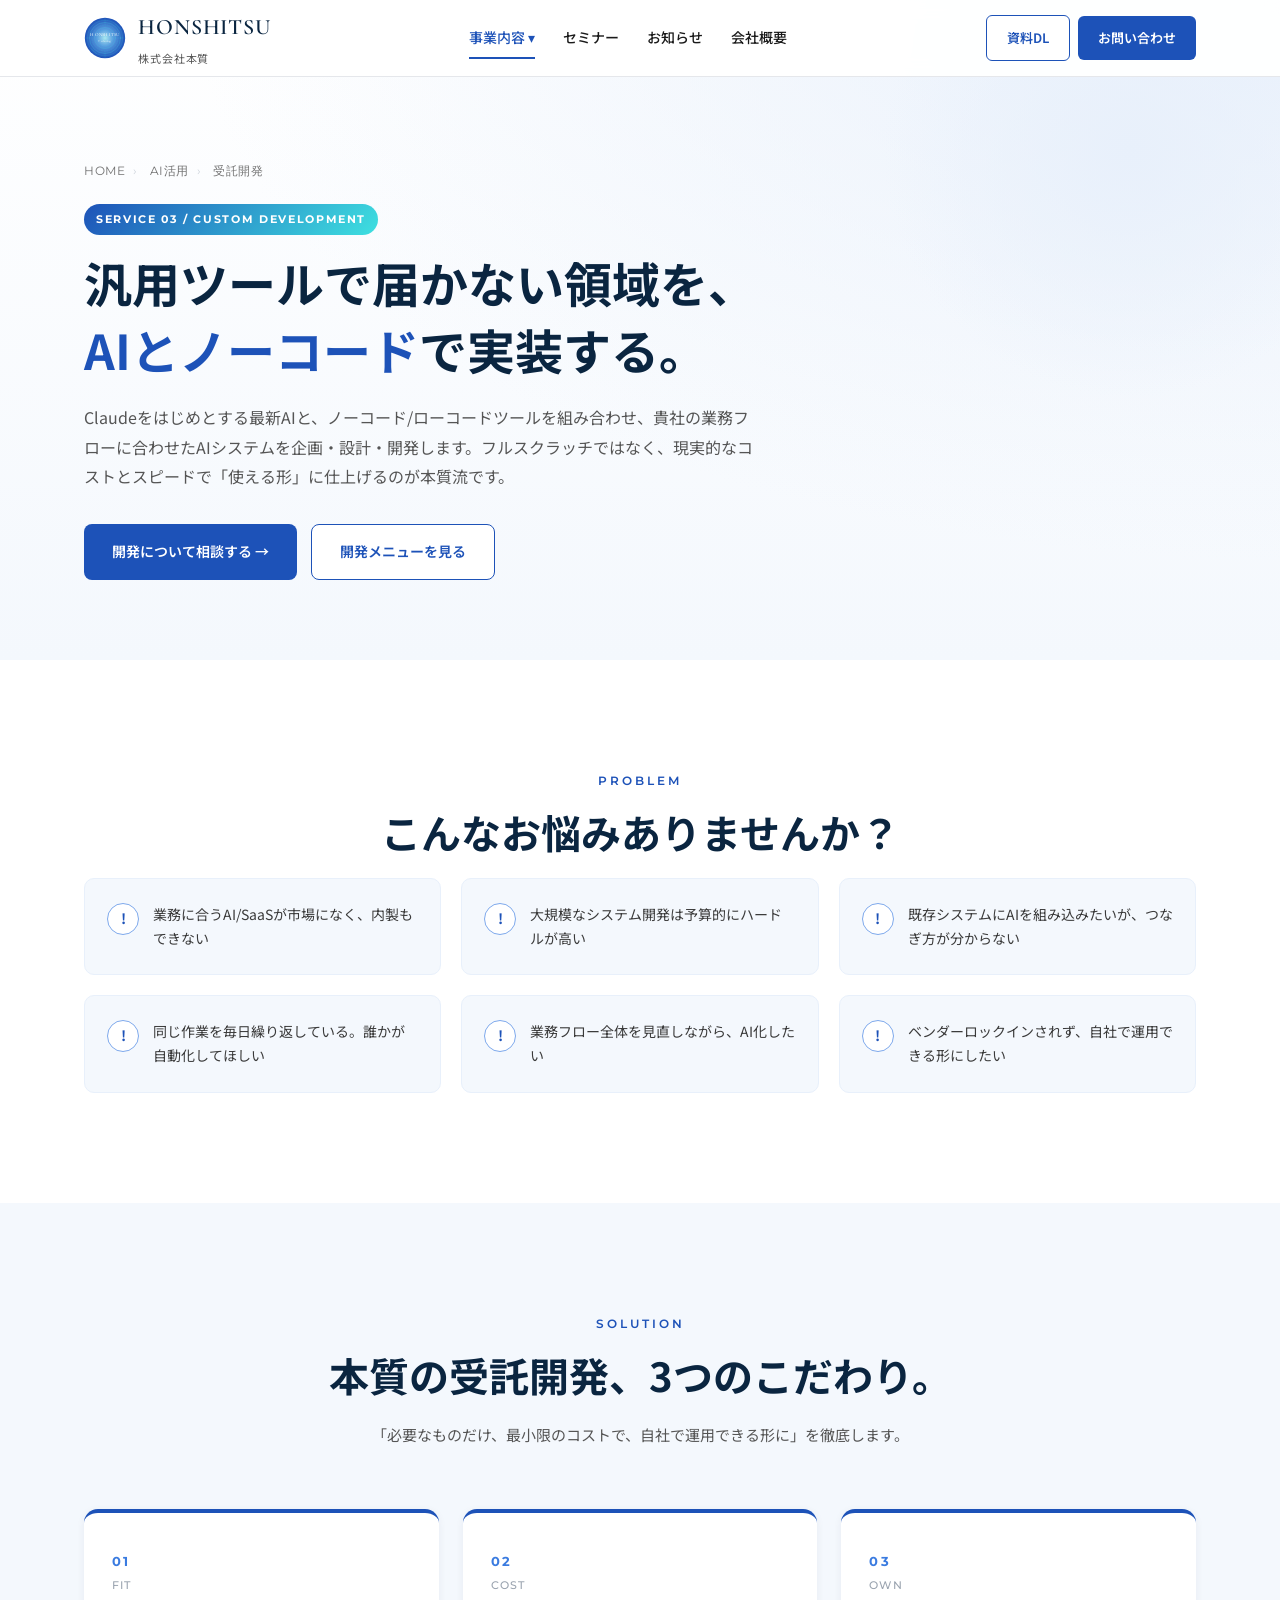
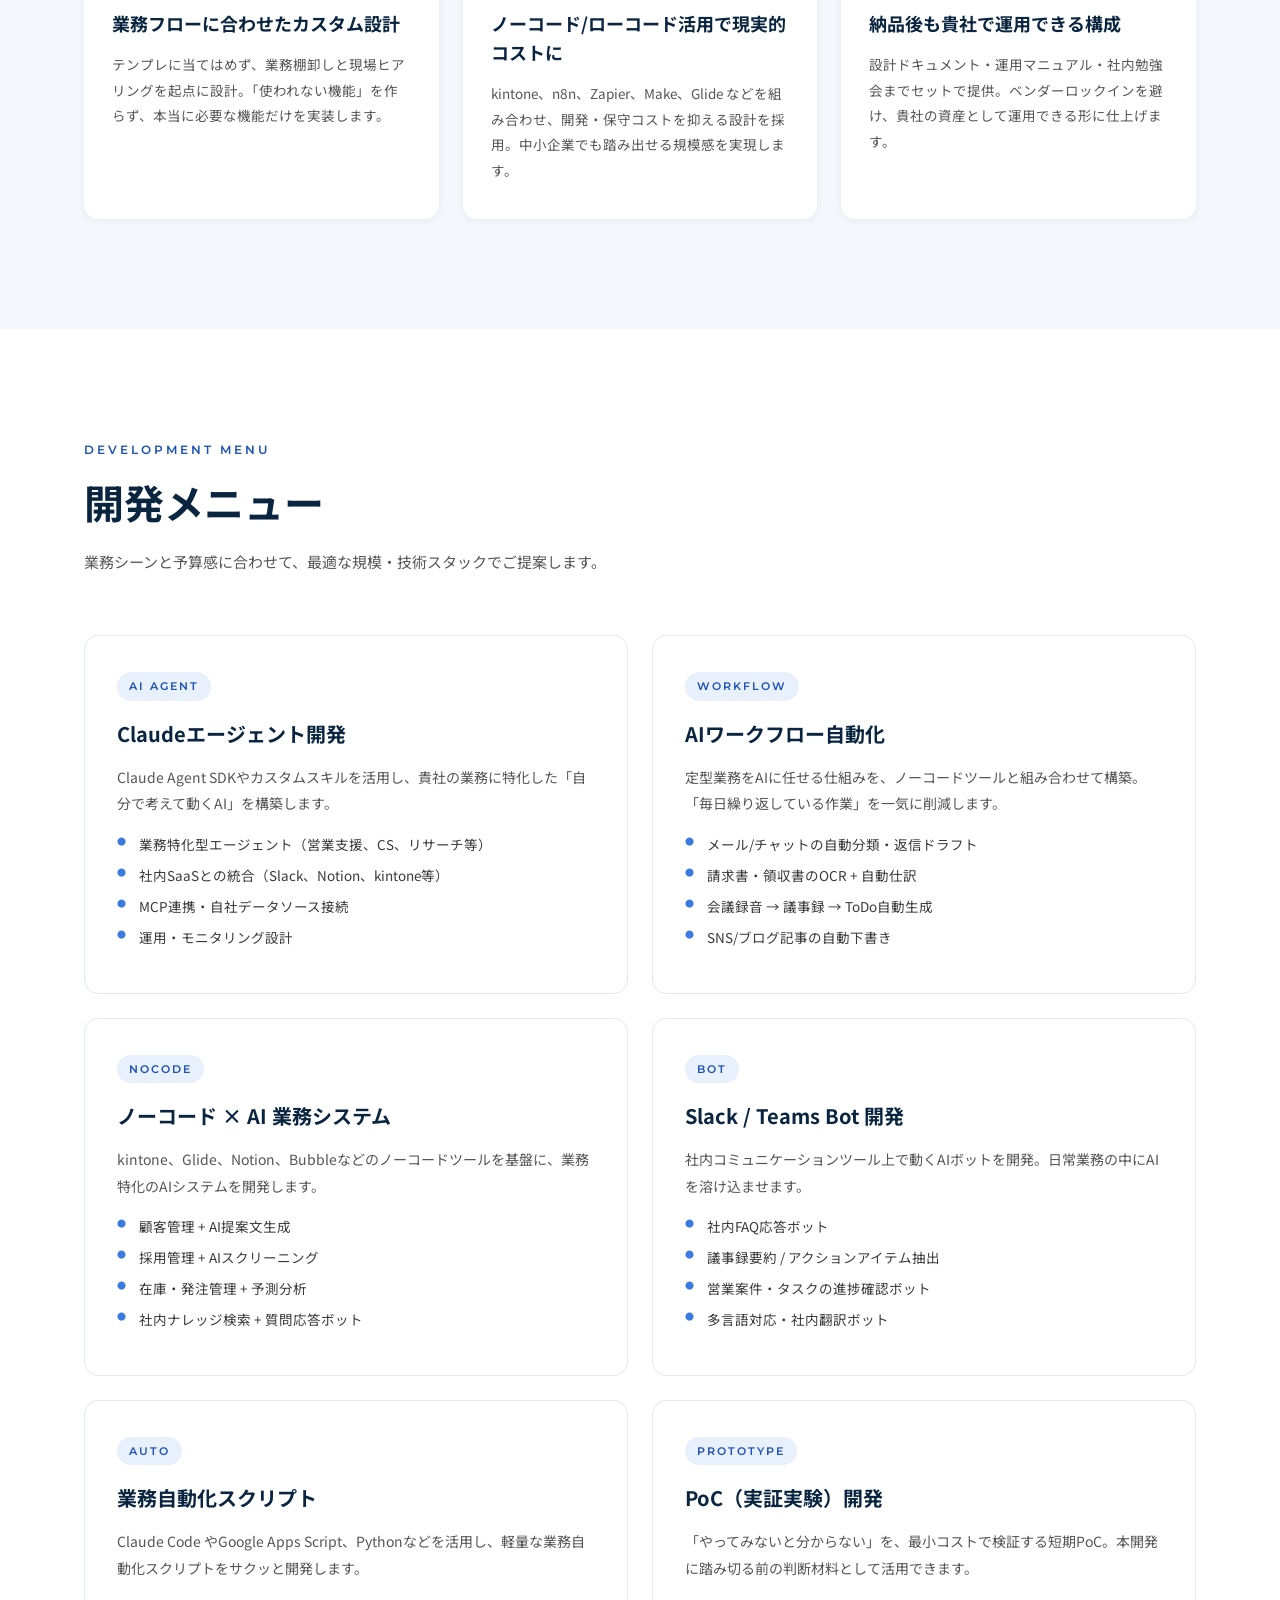
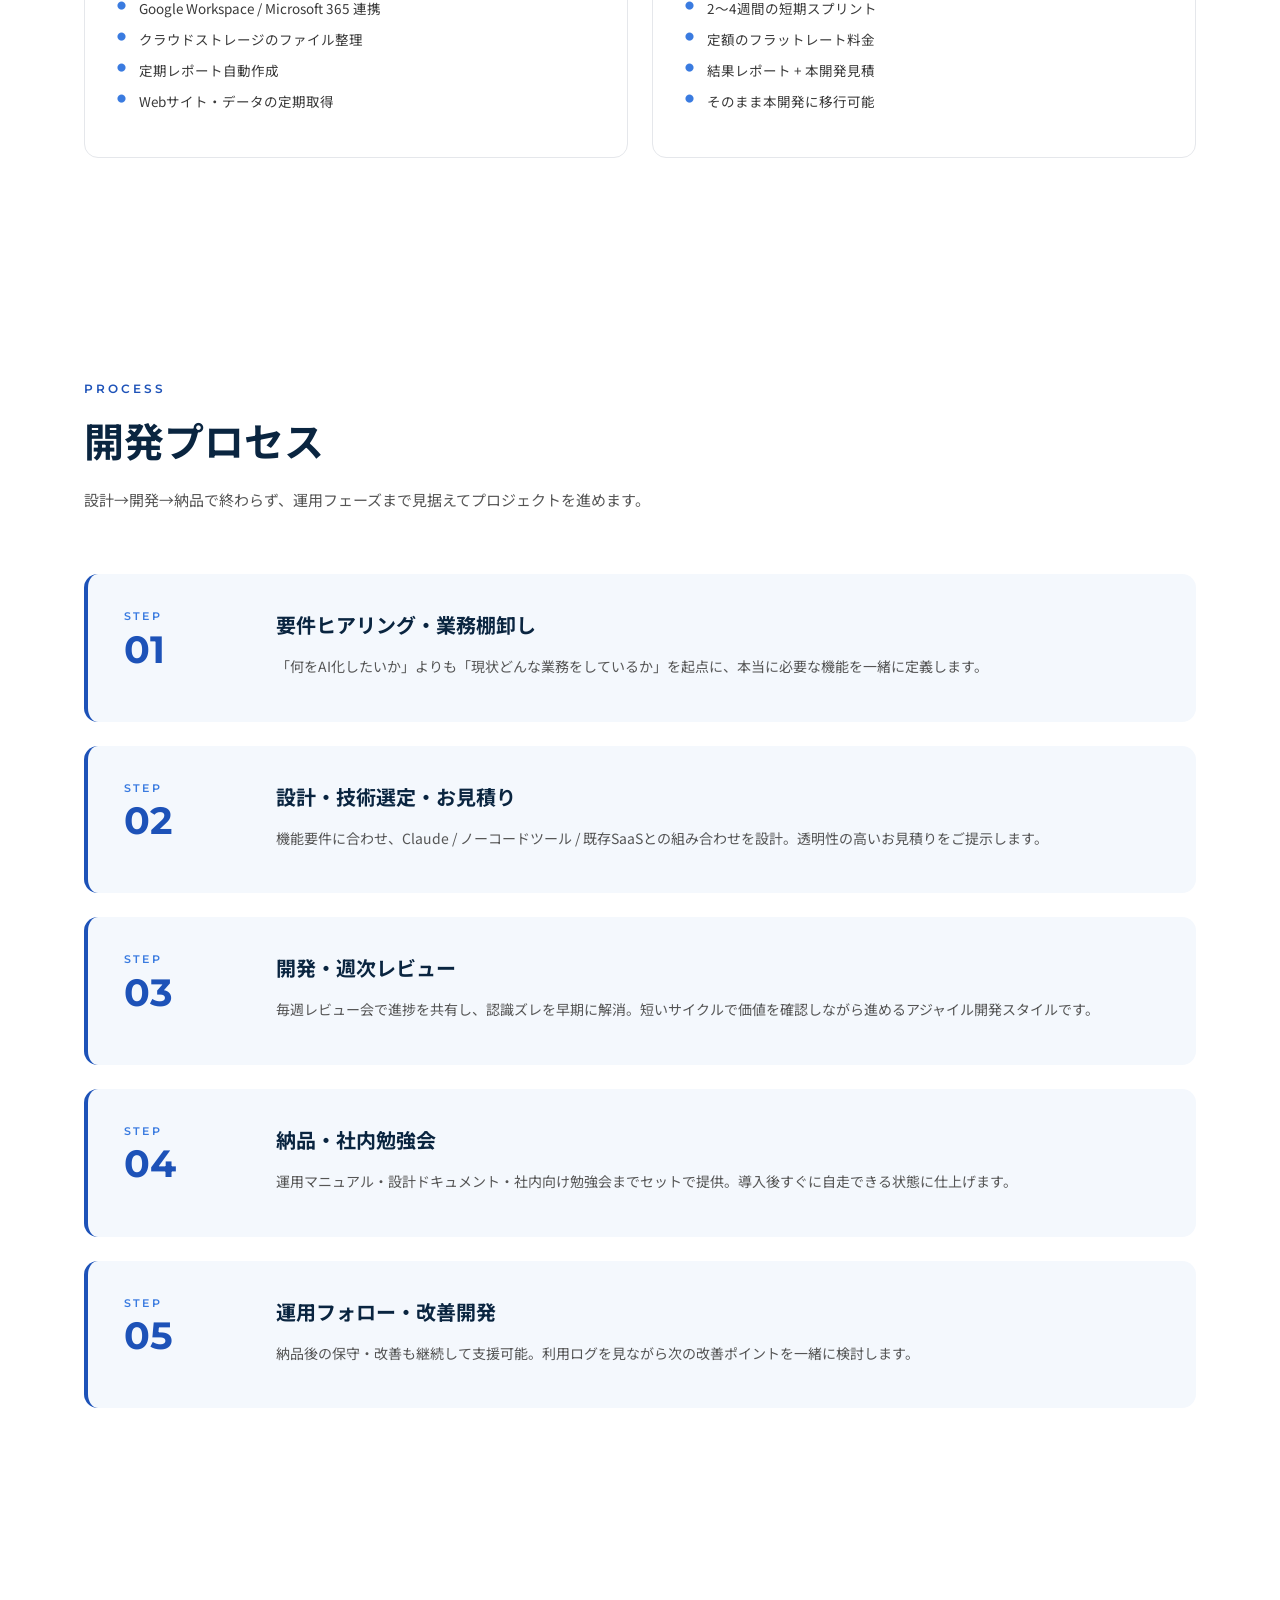
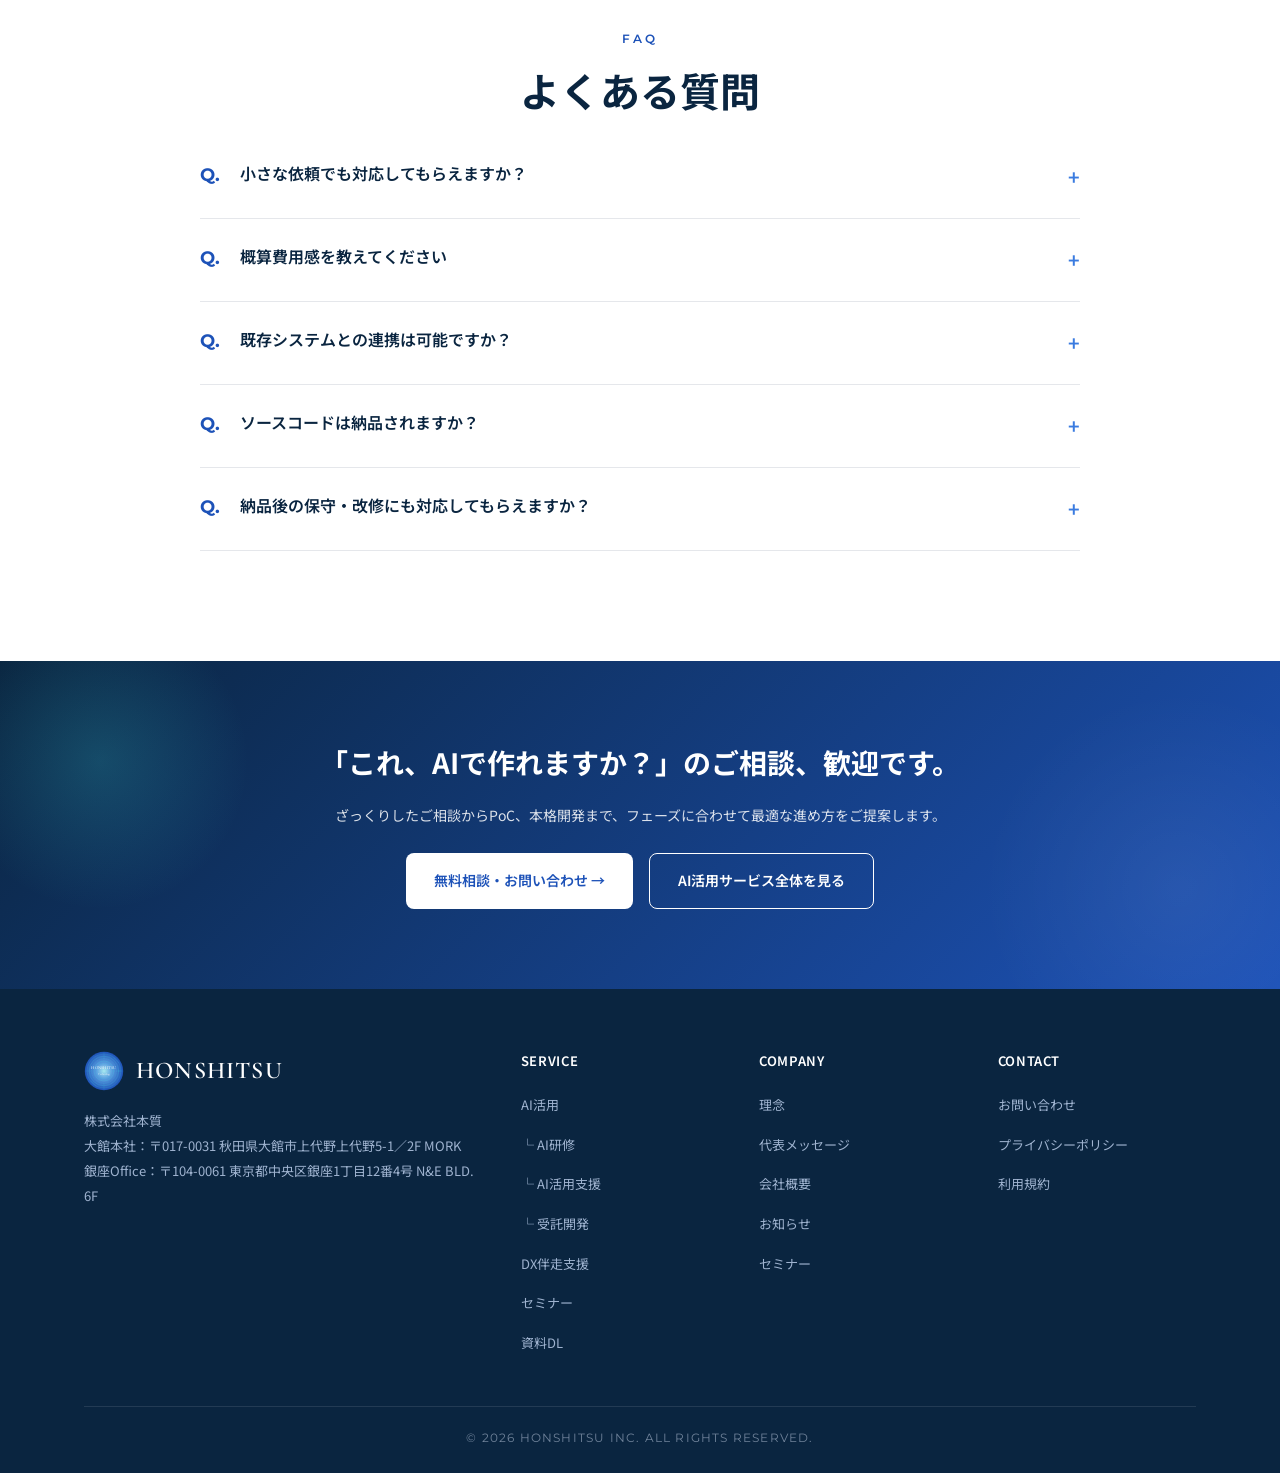
<file: services/ai/development.html>
<!DOCTYPE html>
<html lang="ja">
<head>
<meta charset="UTF-8" />
<meta name="viewport" content="width=device-width, initial-scale=1.0" />
<title>受託開発 | AI活用 | 株式会社本質</title>
<meta name="description" content="株式会社本質のAI受託開発。Claudeをはじめとする最新AIとノーコード/ローコードを組み合わせ、現場の業務フローに合わせたAIシステムをスピーディーに開発します。" />

<!-- ========== SEO ========== -->
<link rel="canonical" href="https://www.honshitsu.tech/services/ai/development.html">
<link rel="icon" type="image/svg+xml" href="../../assets/images/favicon.svg">

<!-- Open Graph -->
<meta property="og:type" content="website">
<meta property="og:title" content="受託開発 | AI活用 | 株式会社本質">
<meta property="og:description" content="株式会社本質のAI受託開発。Claudeをはじめとする最新AIとノーコード/ローコードを組み合わせ、現場の業務フローに合わせたAIシステムをスピーディーに開発します。">
<meta property="og:url" content="https://www.honshitsu.tech/services/ai/development.html">
<meta property="og:image" content="https://www.honshitsu.tech/assets/images/ogp.png">
<meta property="og:site_name" content="株式会社本質">
<meta property="og:locale" content="ja_JP">

<!-- Twitter Card -->
<meta name="twitter:card" content="summary_large_image">
<meta name="twitter:title" content="受託開発 | AI活用 | 株式会社本質">
<meta name="twitter:description" content="株式会社本質のAI受託開発。Claudeをはじめとする最新AIとノーコード/ローコードを組み合わせ、現場の業務フローに合わせたAIシステムをスピーディーに開発します。">
<meta name="twitter:image" content="https://www.honshitsu.tech/assets/images/ogp.png">

<link rel="preconnect" href="https://fonts.googleapis.com">
<link rel="preconnect" href="https://fonts.gstatic.com" crossorigin>
<link href="https://fonts.googleapis.com/css2?family=Noto+Sans+JP:wght@300;400;500;700&family=Montserrat:wght@400;600;700&family=Cormorant+Garamond:wght@400;500;600&display=swap" rel="stylesheet">
<link rel="stylesheet" href="../../assets/css/style.css">
</head>
<body>

<svg width="0" height="0" style="position:absolute" aria-hidden="true">
  <defs>
    <symbol id="honshitsuLogo" viewBox="0 0 200 200">
      <defs>
        <radialGradient id="bgGrad" cx="50%" cy="50%" r="50%">
          <stop offset="0%" stop-color="#a8e9f0"/><stop offset="40%" stop-color="#5b9ee0"/><stop offset="100%" stop-color="#1d52b8"/>
        </radialGradient>
      </defs>
      <circle cx="100" cy="100" r="96" fill="url(#bgGrad)"/>
      <g fill="none" stroke="#3ee0e0" stroke-linecap="round">
        <circle cx="100" cy="100" r="84" stroke-width="1" stroke-dasharray="2 4" opacity=".7"/>
        <circle cx="100" cy="100" r="74" stroke-width="1.2" opacity=".85"/>
        <circle cx="100" cy="100" r="62" stroke-width="1" stroke-dasharray="6 6" opacity=".6"/>
        <circle cx="100" cy="100" r="50" stroke-width="1.2" opacity=".75"/>
        <circle cx="100" cy="100" r="38" stroke-width="1" stroke-dasharray="3 3" opacity=".5"/>
      </g>
      <g stroke="#3ee0e0" stroke-width="1" opacity=".55">
        <line x1="100" y1="6" x2="100" y2="40"/><line x1="100" y1="160" x2="100" y2="194"/>
        <line x1="6" y1="100" x2="40" y2="100"/><line x1="160" y1="100" x2="194" y2="100"/>
      </g>
      <g stroke="#3ee0e0" stroke-width="1.2" opacity=".65" fill="none">
        <line x1="148" y1="32" x2="178" y2="62"/><line x1="32" y1="148" x2="62" y2="178"/>
      </g>
      <text x="100" y="92" font-family="'Cormorant Garamond','Times New Roman',serif" font-size="22" fill="#ffffff" text-anchor="middle" letter-spacing="1.2" font-weight="500">HONSHITSU</text>
      <text x="100" y="120" font-family="'Cormorant Garamond','Times New Roman',serif" font-size="14" fill="#ffffff" text-anchor="middle" letter-spacing=".5" font-weight="400">Technology</text>
    </symbol>
  </defs>
</svg>

<header class="site-header">
  <div class="container nav">
    <a href="../../index.html" class="logo">
      <svg class="logo-svg" aria-label="株式会社本質ロゴ"><use href="#honshitsuLogo"/></svg>
      <span>HONSHITSU<small>株式会社本質</small></span>
    </a>
    <nav>
      <ul>
        <li class="current"><a href="#">事業内容 ▾</a>
          <ul class="dropdown">
            <li><a href="./index.html">AI活用<small>AI Service</small></a></li>
            <li><a href="./training.html">　└ AI研修<small>Training</small></a></li>
            <li><a href="./support.html">　└ AI活用支援<small>Claude Implementation</small></a></li>
            <li><a href="./development.html">　└ 受託開発<small>Custom Development</small></a></li>
            <li><a href="../dx/index.html">DX伴走支援<small>DX Consulting</small></a></li>
          </ul>
        </li>
        <li><a href="../../seminar.html">セミナー</a></li>
        <li><a href="../../news.html">お知らせ</a></li>
        <li><a href="../../company.html">会社概要</a></li>
      </ul>
    </nav>
    <div style="display:flex;gap:8px;align-items:center;">
      <a href="../../download.html" class="nav-cta" style="background:#fff;color:var(--blue-700);border:1.5px solid var(--blue-700);">資料DL</a>
      <a href="../../contact.html" class="nav-cta">お問い合わせ</a>
    </div>
    <button class="hamburger" aria-label="menu">☰</button>
  </div>
</header>

<!-- Page Hero -->
<section class="page-hero">
  <div class="container page-hero-inner">
    <div class="breadcrumb">
      <a href="../../index.html">HOME</a><span>›</span>
      <a href="./index.html">AI活用</a><span>›</span>
      受託開発
    </div>
    <span class="badge-highlight">SERVICE 03 / CUSTOM DEVELOPMENT</span>
    <h1>汎用ツールで届かない領域を、<br><span class="accent">AIとノーコード</span>で実装する。</h1>
    <p class="lead">
      Claudeをはじめとする最新AIと、ノーコード/ローコードツールを組み合わせ、貴社の業務フローに合わせたAIシステムを企画・設計・開発します。フルスクラッチではなく、現実的なコストとスピードで「使える形」に仕上げるのが本質流です。
    </p>
    <div class="btns">
      <a href="../../contact.html" class="btn btn-primary">開発について相談する →</a>
      <a href="#menu" class="btn btn-outline">開発メニューを見る</a>
    </div>
  </div>
</section>

<!-- Problem -->
<section class="problem fade">
  <div class="container">
    <div class="section-center">
      <span class="section-label">PROBLEM</span>
      <h2 class="section-title">こんなお悩みありませんか？</h2>
    </div>
    <div class="problem-list">
      <div class="problem-item"><span class="icon">!</span><p>業務に合うAI/SaaSが市場になく、内製もできない</p></div>
      <div class="problem-item"><span class="icon">!</span><p>大規模なシステム開発は予算的にハードルが高い</p></div>
      <div class="problem-item"><span class="icon">!</span><p>既存システムにAIを組み込みたいが、つなぎ方が分からない</p></div>
      <div class="problem-item"><span class="icon">!</span><p>同じ作業を毎日繰り返している。誰かが自動化してほしい</p></div>
      <div class="problem-item"><span class="icon">!</span><p>業務フロー全体を見直しながら、AI化したい</p></div>
      <div class="problem-item"><span class="icon">!</span><p>ベンダーロックインされず、自社で運用できる形にしたい</p></div>
    </div>
  </div>
</section>

<!-- Solution -->
<section class="solution fade">
  <div class="container">
    <div class="section-center">
      <span class="section-label">SOLUTION</span>
      <h2 class="section-title">本質の受託開発、3つのこだわり。</h2>
      <p class="section-lead">「必要なものだけ、最小限のコストで、自社で運用できる形に」を徹底します。</p>
    </div>
    <div class="solution-grid">
      <div class="solution-card">
        <span class="solution-num">01<small>FIT</small></span>
        <h3>業務フローに合わせたカスタム設計</h3>
        <p>テンプレに当てはめず、業務棚卸しと現場ヒアリングを起点に設計。「使われない機能」を作らず、本当に必要な機能だけを実装します。</p>
      </div>
      <div class="solution-card">
        <span class="solution-num">02<small>COST</small></span>
        <h3>ノーコード/ローコード活用で現実的コストに</h3>
        <p>kintone、n8n、Zapier、Make、Glide などを組み合わせ、開発・保守コストを抑える設計を採用。中小企業でも踏み出せる規模感を実現します。</p>
      </div>
      <div class="solution-card">
        <span class="solution-num">03<small>OWN</small></span>
        <h3>納品後も貴社で運用できる構成</h3>
        <p>設計ドキュメント・運用マニュアル・社内勉強会までセットで提供。ベンダーロックインを避け、貴社の資産として運用できる形に仕上げます。</p>
      </div>
    </div>
  </div>
</section>

<!-- Menu -->
<section class="effect fade" style="background:#fff;" id="menu">
  <div class="container">
    <span class="section-label">DEVELOPMENT MENU</span>
    <h2 class="section-title">開発メニュー</h2>
    <p class="section-lead">業務シーンと予算感に合わせて、最適な規模・技術スタックでご提案します。</p>
    <div class="menu-grid">
      <div class="menu-card">
        <span class="badge">AI AGENT</span>
        <h3>Claudeエージェント開発</h3>
        <p>Claude Agent SDKやカスタムスキルを活用し、貴社の業務に特化した「自分で考えて動くAI」を構築します。</p>
        <ul>
          <li>業務特化型エージェント（営業支援、CS、リサーチ等）</li>
          <li>社内SaaSとの統合（Slack、Notion、kintone等）</li>
          <li>MCP連携・自社データソース接続</li>
          <li>運用・モニタリング設計</li>
        </ul>
      </div>
      <div class="menu-card">
        <span class="badge">WORKFLOW</span>
        <h3>AIワークフロー自動化</h3>
        <p>定型業務をAIに任せる仕組みを、ノーコードツールと組み合わせて構築。「毎日繰り返している作業」を一気に削減します。</p>
        <ul>
          <li>メール/チャットの自動分類・返信ドラフト</li>
          <li>請求書・領収書のOCR + 自動仕訳</li>
          <li>会議録音 → 議事録 → ToDo自動生成</li>
          <li>SNS/ブログ記事の自動下書き</li>
        </ul>
      </div>
      <div class="menu-card">
        <span class="badge">NOCODE</span>
        <h3>ノーコード × AI 業務システム</h3>
        <p>kintone、Glide、Notion、Bubbleなどのノーコードツールを基盤に、業務特化のAIシステムを開発します。</p>
        <ul>
          <li>顧客管理 + AI提案文生成</li>
          <li>採用管理 + AIスクリーニング</li>
          <li>在庫・発注管理 + 予測分析</li>
          <li>社内ナレッジ検索 + 質問応答ボット</li>
        </ul>
      </div>
      <div class="menu-card">
        <span class="badge">BOT</span>
        <h3>Slack / Teams Bot 開発</h3>
        <p>社内コミュニケーションツール上で動くAIボットを開発。日常業務の中にAIを溶け込ませます。</p>
        <ul>
          <li>社内FAQ応答ボット</li>
          <li>議事録要約 / アクションアイテム抽出</li>
          <li>営業案件・タスクの進捗確認ボット</li>
          <li>多言語対応・社内翻訳ボット</li>
        </ul>
      </div>
      <div class="menu-card">
        <span class="badge">AUTO</span>
        <h3>業務自動化スクリプト</h3>
        <p>Claude Code やGoogle Apps Script、Pythonなどを活用し、軽量な業務自動化スクリプトをサクッと開発します。</p>
        <ul>
          <li>Google Workspace / Microsoft 365 連携</li>
          <li>クラウドストレージのファイル整理</li>
          <li>定期レポート自動作成</li>
          <li>Webサイト・データの定期取得</li>
        </ul>
      </div>
      <div class="menu-card">
        <span class="badge">PROTOTYPE</span>
        <h3>PoC（実証実験）開発</h3>
        <p>「やってみないと分からない」を、最小コストで検証する短期PoC。本開発に踏み切る前の判断材料として活用できます。</p>
        <ul>
          <li>2〜4週間の短期スプリント</li>
          <li>定額のフラットレート料金</li>
          <li>結果レポート + 本開発見積</li>
          <li>そのまま本開発に移行可能</li>
        </ul>
      </div>
    </div>
  </div>
</section>

<!-- Process -->
<section class="process fade">
  <div class="container">
    <span class="section-label">PROCESS</span>
    <h2 class="section-title">開発プロセス</h2>
    <p class="section-lead">設計→開発→納品で終わらず、運用フェーズまで見据えてプロジェクトを進めます。</p>
    <div class="step-list">
      <div class="step-row">
        <div class="step-num"><div class="label">STEP</div><span class="num">01</span></div>
        <div class="step-content">
          <h3>要件ヒアリング・業務棚卸し</h3>
          <p>「何をAI化したいか」よりも「現状どんな業務をしているか」を起点に、本当に必要な機能を一緒に定義します。</p>
        </div>
      </div>
      <div class="step-row">
        <div class="step-num"><div class="label">STEP</div><span class="num">02</span></div>
        <div class="step-content">
          <h3>設計・技術選定・お見積り</h3>
          <p>機能要件に合わせ、Claude / ノーコードツール / 既存SaaSとの組み合わせを設計。透明性の高いお見積りをご提示します。</p>
        </div>
      </div>
      <div class="step-row">
        <div class="step-num"><div class="label">STEP</div><span class="num">03</span></div>
        <div class="step-content">
          <h3>開発・週次レビュー</h3>
          <p>毎週レビュー会で進捗を共有し、認識ズレを早期に解消。短いサイクルで価値を確認しながら進めるアジャイル開発スタイルです。</p>
        </div>
      </div>
      <div class="step-row">
        <div class="step-num"><div class="label">STEP</div><span class="num">04</span></div>
        <div class="step-content">
          <h3>納品・社内勉強会</h3>
          <p>運用マニュアル・設計ドキュメント・社内向け勉強会までセットで提供。導入後すぐに自走できる状態に仕上げます。</p>
        </div>
      </div>
      <div class="step-row">
        <div class="step-num"><div class="label">STEP</div><span class="num">05</span></div>
        <div class="step-content">
          <h3>運用フォロー・改善開発</h3>
          <p>納品後の保守・改善も継続して支援可能。利用ログを見ながら次の改善ポイントを一緒に検討します。</p>
        </div>
      </div>
    </div>
  </div>
</section>

<!-- FAQ -->
<section class="faq fade">
  <div class="container">
    <div class="section-center">
      <span class="section-label">FAQ</span>
      <h2 class="section-title">よくある質問</h2>
    </div>
    <div class="faq-list">
      <div class="faq-item">
        <div class="faq-q"><span class="faq-q-text">小さな依頼でも対応してもらえますか？</span><span class="toggle">+</span></div>
        <div class="faq-a">はい、数日〜数週間で完結する小規模開発から対応しています。「まず1機能だけ作って試したい」というスタイルも歓迎です。</div>
      </div>
      <div class="faq-item">
        <div class="faq-q"><span class="faq-q-text">概算費用感を教えてください</span><span class="toggle">+</span></div>
        <div class="faq-a">PoCで30〜80万円程度、ノーコード中心の業務システムで100〜300万円程度、エージェント開発を含む本格開発で300万円〜が目安です。要件によって大きく変わるため、初回ヒアリング後にお見積りをご提示します。</div>
      </div>
      <div class="faq-item">
        <div class="faq-q"><span class="faq-q-text">既存システムとの連携は可能ですか？</span><span class="toggle">+</span></div>
        <div class="faq-a">はい、可能です。kintone、Salesforce、Google Workspace、Microsoft 365、Notion、Slack、freee、Money Forwardなど、API公開されている主要SaaSとの連携実績があります。</div>
      </div>
      <div class="faq-item">
        <div class="faq-q"><span class="faq-q-text">ソースコードは納品されますか？</span><span class="toggle">+</span></div>
        <div class="faq-a">原則として、ソースコード・設計ドキュメント・運用手順書をすべてお渡しします。GitHubリポジトリでの納品にも対応可能です。</div>
      </div>
      <div class="faq-item">
        <div class="faq-q"><span class="faq-q-text">納品後の保守・改修にも対応してもらえますか？</span><span class="toggle">+</span></div>
        <div class="faq-a">はい、月額の保守契約や、必要なときだけ依頼できるスポット改修にも対応しています。長期的な運用パートナーとしてご活用ください。</div>
      </div>
    </div>
  </div>
</section>

<!-- CTA Banner -->
<section class="cta-banner">
  <div class="container cta-banner-inner">
    <h2>「これ、AIで作れますか？」のご相談、歓迎です。</h2>
    <p>ざっくりしたご相談からPoC、本格開発まで、フェーズに合わせて最適な進め方をご提案します。</p>
    <div class="btns">
      <a href="../../contact.html" class="btn btn-primary">無料相談・お問い合わせ →</a>
      <a href="./index.html" class="btn btn-outline">AI活用サービス全体を見る</a>
    </div>
  </div>
</section>

<!-- Footer -->
<footer class="site-footer">
  <div class="container">
    <div class="foot-grid">
      <div>
        <div class="foot-logo-row">
          <svg class="logo-svg" style="width:40px;height:40px;"><use href="#honshitsuLogo"/></svg>
          <span class="name">HONSHITSU</span>
        </div>
        <p class="foot-desc">
          株式会社本質<br>
          大館本社：〒017-0031 秋田県大館市上代野上代野5-1／2F MORK<br>
          銀座Office：〒104-0061 東京都中央区銀座1丁目12番4号 N&E BLD. 6F
        </p>
      </div>
      <div class="foot-col"><h5>SERVICE</h5><ul>
        <li><a href="./index.html">AI活用</a></li>
        <li><a href="./training.html">└ AI研修</a></li>
        <li><a href="./support.html">└ AI活用支援</a></li>
        <li><a href="./development.html">└ 受託開発</a></li>
        <li><a href="../dx/index.html">DX伴走支援</a></li>
        <li><a href="../../seminar.html">セミナー</a></li>
        <li><a href="../../download.html">資料DL</a></li>
      </ul></div>
      <div class="foot-col"><h5>COMPANY</h5><ul>
        <li><a href="../../company.html#philosophy">理念</a></li>
        <li><a href="../../company.html#ceo">代表メッセージ</a></li>
        <li><a href="../../company.html">会社概要</a></li>
        <li><a href="../../news.html">お知らせ</a></li>
        <li><a href="../../seminar.html">セミナー</a></li>
      </ul></div>
      <div class="foot-col"><h5>CONTACT</h5><ul>
        <li><a href="../../contact.html">お問い合わせ</a></li>
        <li><a href="#">プライバシーポリシー</a></li>
        <li><a href="#">利用規約</a></li>
      </ul></div>
    </div>
    <div class="foot-bottom">© 2026 HONSHITSU INC. ALL RIGHTS RESERVED.</div>
  </div>
</footer>

<script src="../../assets/js/main.js"></script>
</body>
</html>
</file>
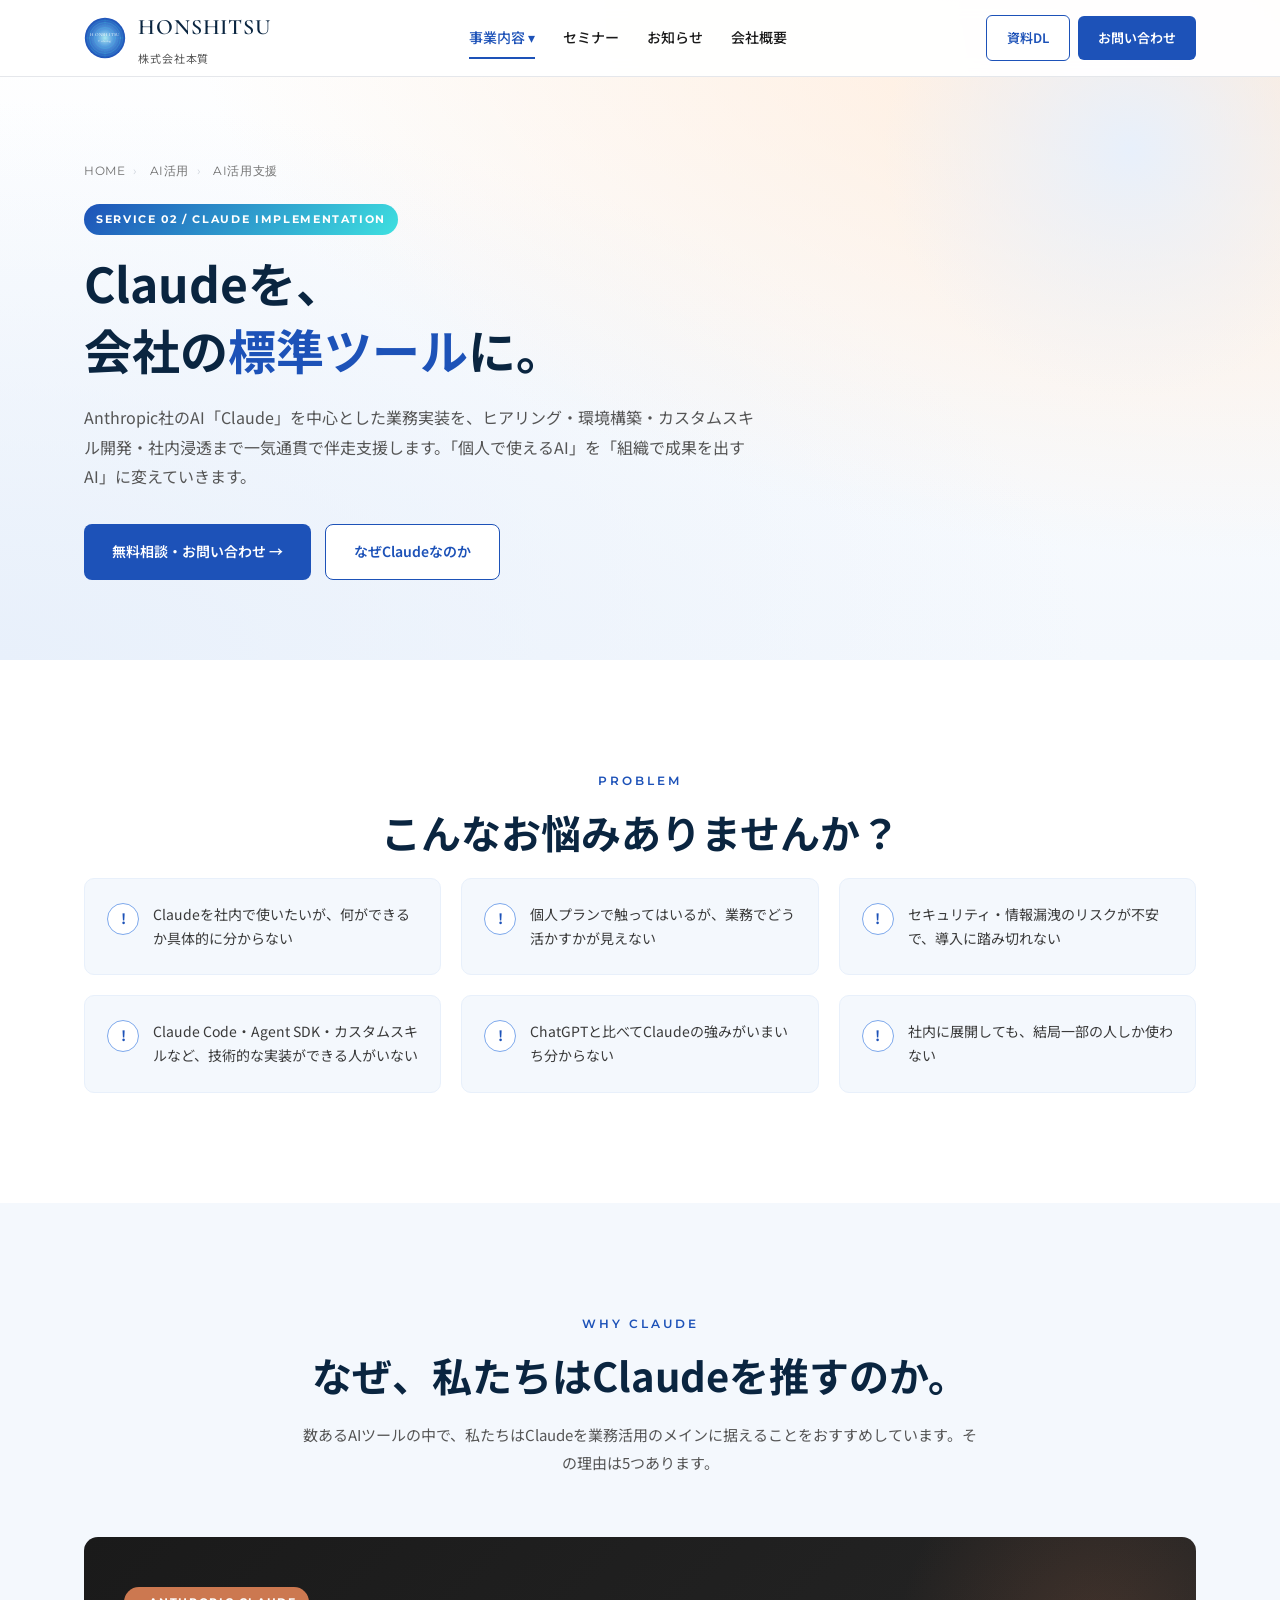
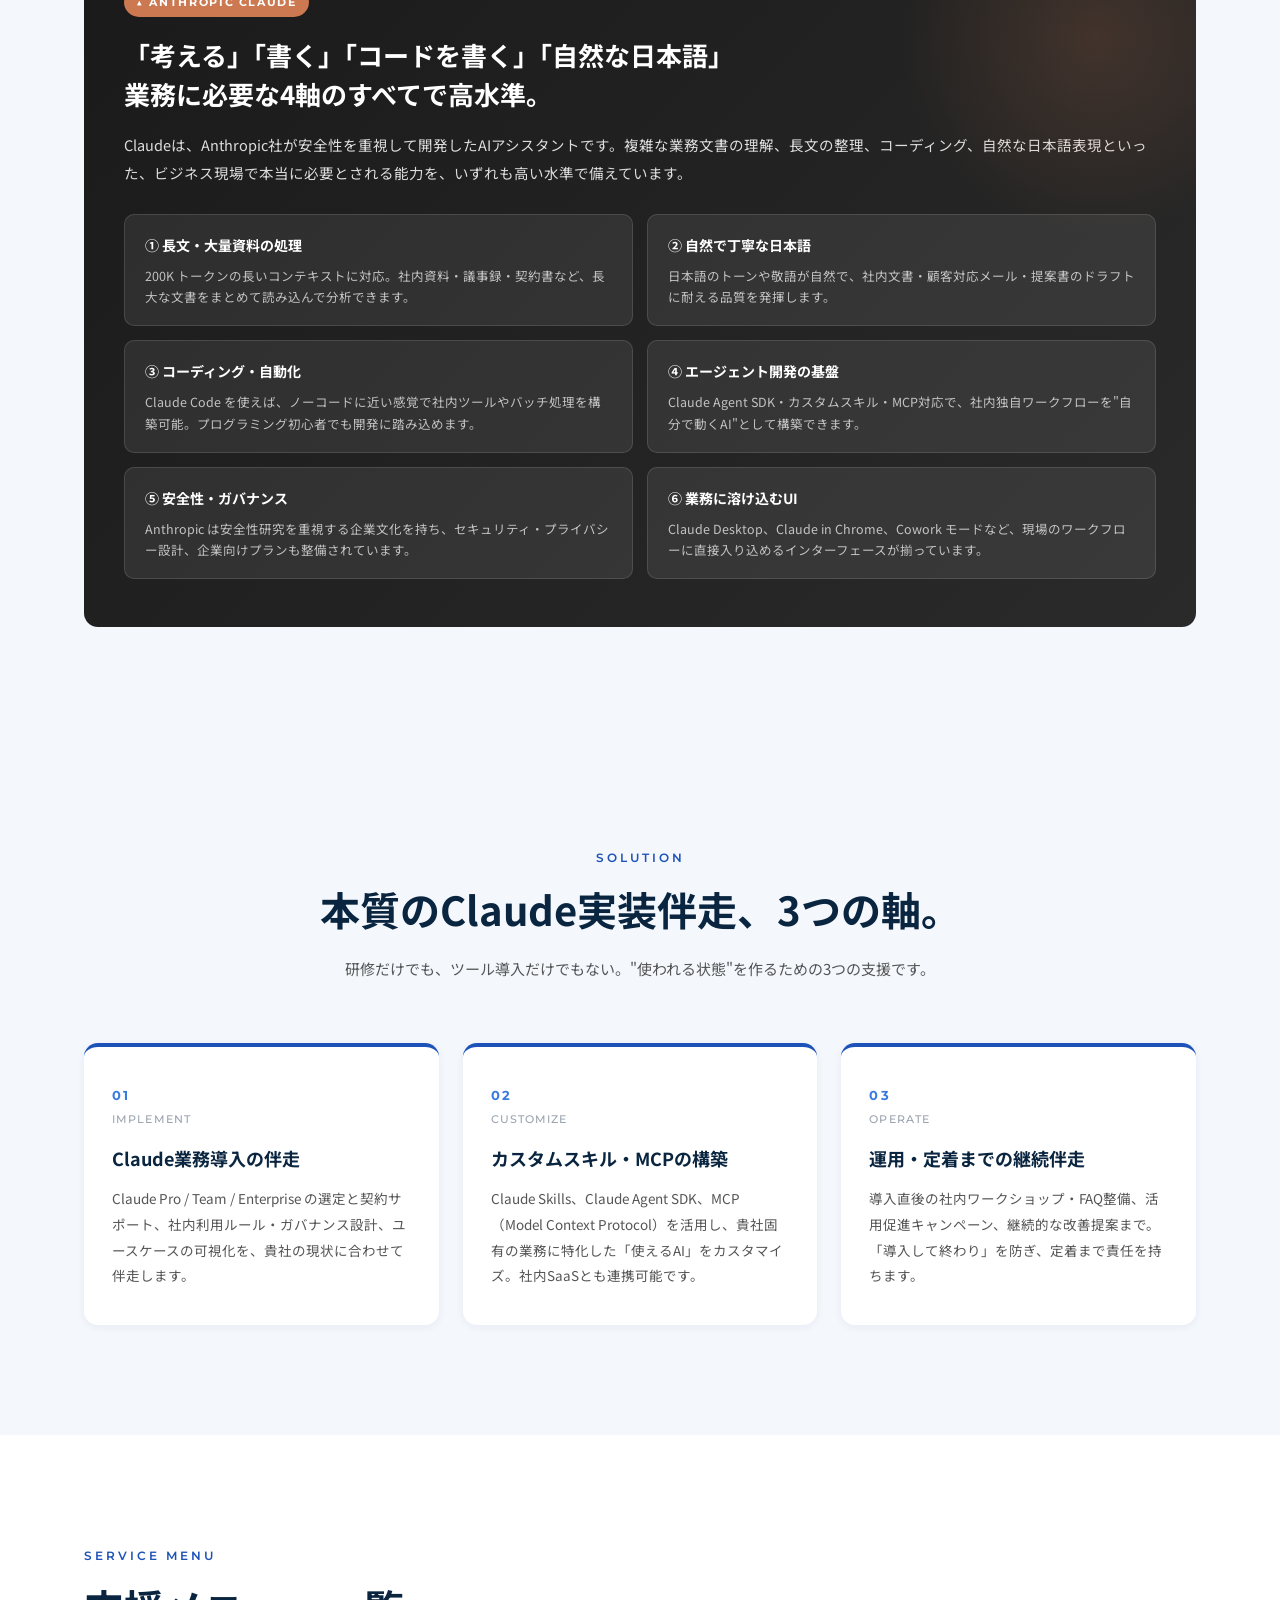
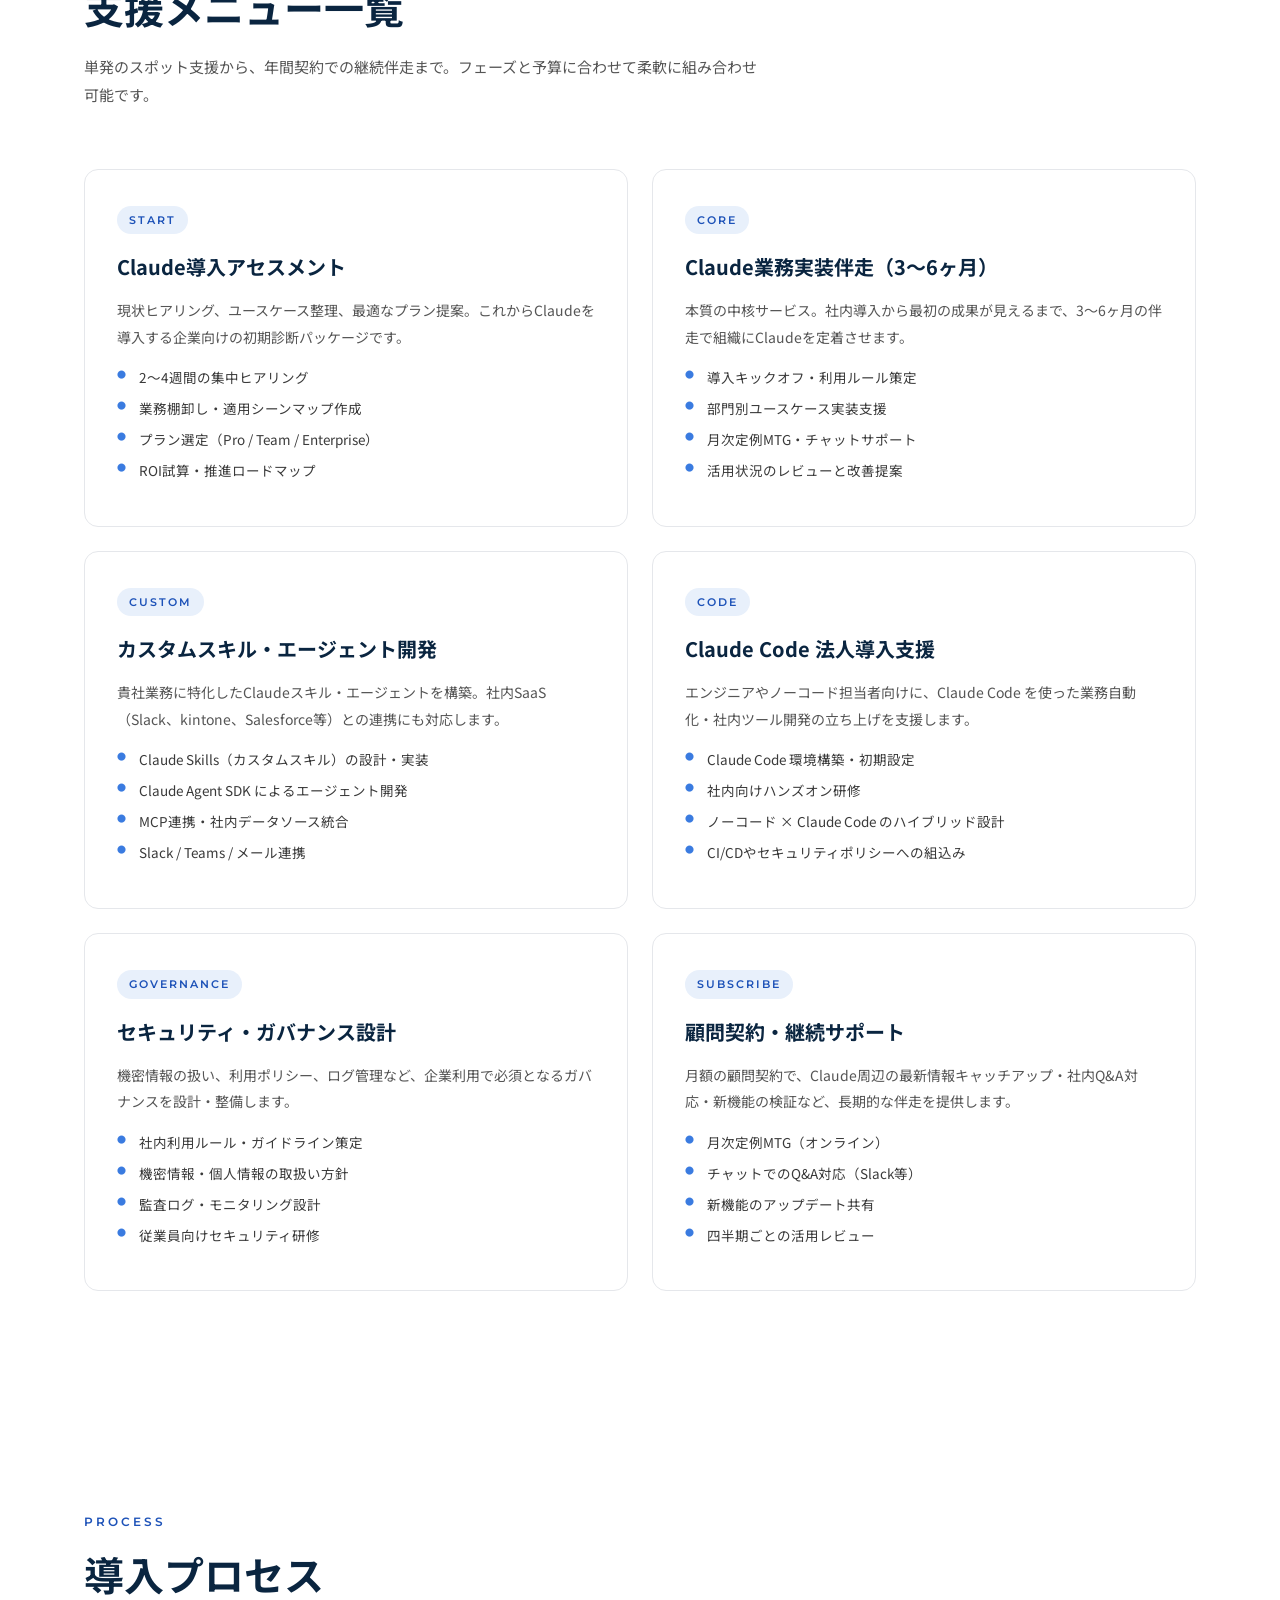
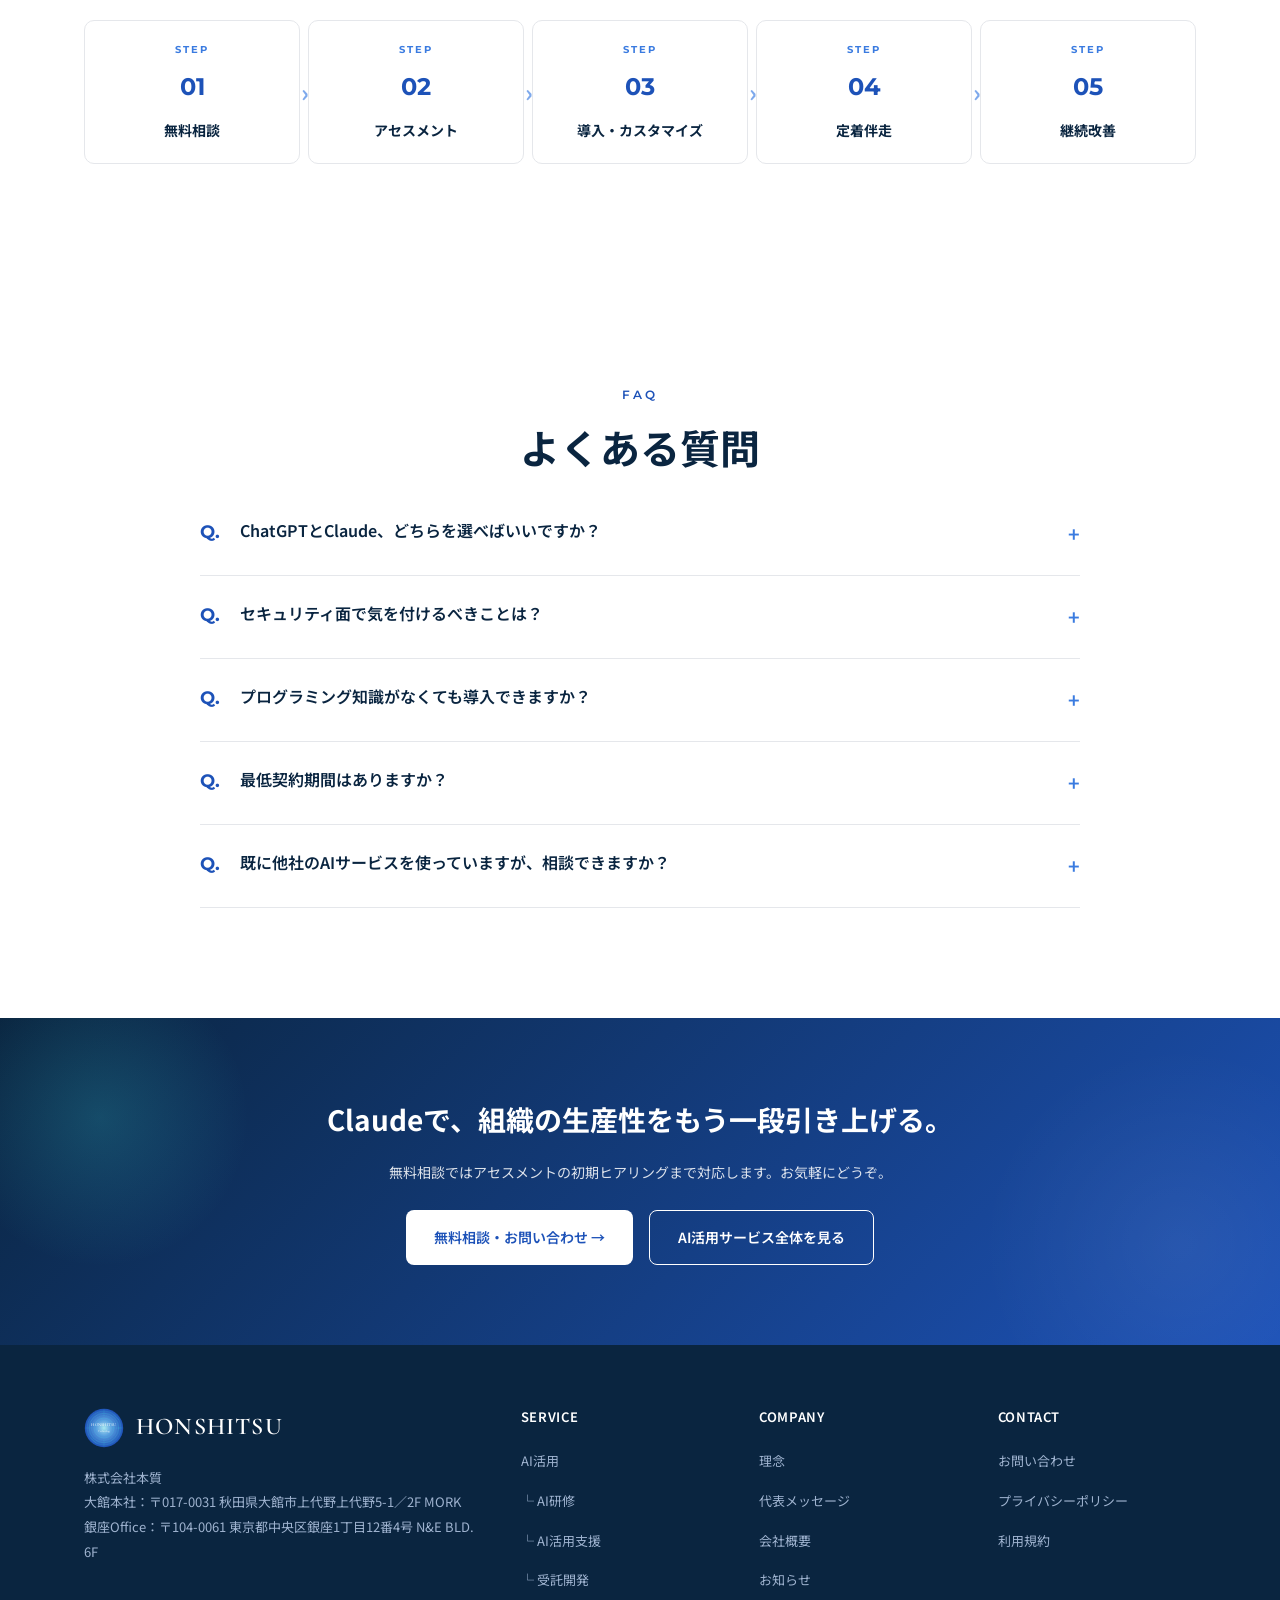
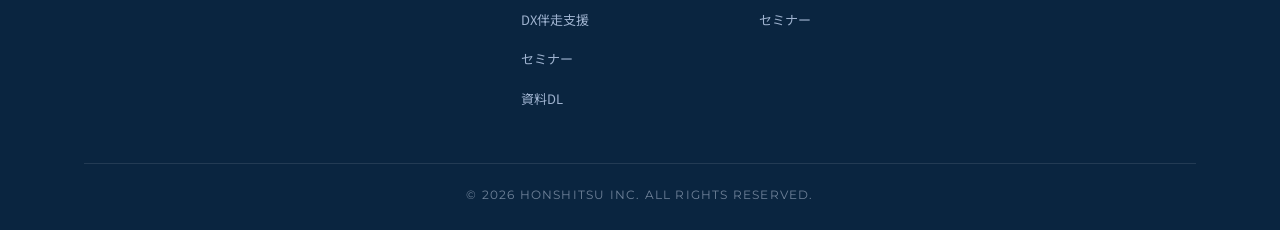
<file: services/ai/support.html>
<!DOCTYPE html>
<html lang="ja">
<head>
<meta charset="UTF-8" />
<meta name="viewport" content="width=device-width, initial-scale=1.0" />
<title>AI活用支援 - Claude実装伴走 | AI活用 | 株式会社本質</title>
<meta name="description" content="株式会社本質のAI活用支援サービス。Claudeを中心としたAIの社内実装を、ヒアリング・環境構築・カスタムスキル開発・定着伴走まで一気通貫で支援します。" />

<!-- ========== SEO ========== -->
<link rel="canonical" href="https://www.honshitsu.tech/services/ai/support.html">
<link rel="icon" type="image/svg+xml" href="../../assets/images/favicon.svg">

<!-- Open Graph -->
<meta property="og:type" content="website">
<meta property="og:title" content="AI活用支援 - Claude実装伴走 | AI活用 | 株式会社本質">
<meta property="og:description" content="株式会社本質のAI活用支援サービス。Claudeを中心としたAIの社内実装を、ヒアリング・環境構築・カスタムスキル開発・定着伴走まで一気通貫で支援します。">
<meta property="og:url" content="https://www.honshitsu.tech/services/ai/support.html">
<meta property="og:image" content="https://www.honshitsu.tech/assets/images/ogp.png">
<meta property="og:site_name" content="株式会社本質">
<meta property="og:locale" content="ja_JP">

<!-- Twitter Card -->
<meta name="twitter:card" content="summary_large_image">
<meta name="twitter:title" content="AI活用支援 - Claude実装伴走 | AI活用 | 株式会社本質">
<meta name="twitter:description" content="株式会社本質のAI活用支援サービス。Claudeを中心としたAIの社内実装を、ヒアリング・環境構築・カスタムスキル開発・定着伴走まで一気通貫で支援します。">
<meta name="twitter:image" content="https://www.honshitsu.tech/assets/images/ogp.png">

<link rel="preconnect" href="https://fonts.googleapis.com">
<link rel="preconnect" href="https://fonts.gstatic.com" crossorigin>
<link href="https://fonts.googleapis.com/css2?family=Noto+Sans+JP:wght@300;400;500;700&family=Montserrat:wght@400;600;700&family=Cormorant+Garamond:wght@400;500;600&display=swap" rel="stylesheet">
<link rel="stylesheet" href="../../assets/css/style.css">
<style>
/* Claude push 専用スタイル */
.claude-hero{
  background:
    radial-gradient(ellipse at top right, #ffe9d6, transparent 60%),
    radial-gradient(ellipse at bottom left, var(--blue-100), transparent 60%),
    linear-gradient(180deg,#fff 0%,var(--blue-50) 100%);
}
.claude-card{
  background:linear-gradient(135deg,#1a1a1a 0%,#2a2a2a 100%);
  color:#fff;border-radius:var(--radius-lg);padding:48px 40px;
  position:relative;overflow:hidden;
}
.claude-card::before{
  content:"";position:absolute;top:-100px;right:-100px;
  width:400px;height:400px;border-radius:50%;
  background:radial-gradient(circle,rgba(204,120,80,.18),transparent 70%);
}
.claude-card .badge-claude{
  display:inline-flex;align-items:center;gap:8px;
  background:#cc7850;color:#fff;font-size:11px;font-weight:700;letter-spacing:.15em;
  padding:5px 12px;border-radius:30px;margin-bottom:18px;font-family:"Montserrat",sans-serif;
}
.claude-card h3{color:#fff;font-size:26px;margin-bottom:18px;line-height:1.5;}
.claude-card p{color:rgba(255,255,255,.85);font-size:14.5px;line-height:1.9;margin-bottom:14px;}
.claude-features{
  display:grid;grid-template-columns:repeat(2,1fr);gap:14px;margin-top:28px;
}
.claude-feature{
  background:rgba(255,255,255,.08);border:1px solid rgba(255,255,255,.12);
  border-radius:var(--radius);padding:18px 20px;
}
.claude-feature h4{color:#fff;font-size:14px;margin-bottom:6px;}
.claude-feature p{font-size:12.5px;color:rgba(255,255,255,.7);line-height:1.7;margin:0;}
@media(max-width:900px){
  .claude-features{grid-template-columns:1fr;}
  .claude-card{padding:32px 24px;}
}
</style>
</head>
<body>

<svg width="0" height="0" style="position:absolute" aria-hidden="true">
  <defs>
    <symbol id="honshitsuLogo" viewBox="0 0 200 200">
      <defs>
        <radialGradient id="bgGrad" cx="50%" cy="50%" r="50%">
          <stop offset="0%" stop-color="#a8e9f0"/><stop offset="40%" stop-color="#5b9ee0"/><stop offset="100%" stop-color="#1d52b8"/>
        </radialGradient>
      </defs>
      <circle cx="100" cy="100" r="96" fill="url(#bgGrad)"/>
      <g fill="none" stroke="#3ee0e0" stroke-linecap="round">
        <circle cx="100" cy="100" r="84" stroke-width="1" stroke-dasharray="2 4" opacity=".7"/>
        <circle cx="100" cy="100" r="74" stroke-width="1.2" opacity=".85"/>
        <circle cx="100" cy="100" r="62" stroke-width="1" stroke-dasharray="6 6" opacity=".6"/>
        <circle cx="100" cy="100" r="50" stroke-width="1.2" opacity=".75"/>
        <circle cx="100" cy="100" r="38" stroke-width="1" stroke-dasharray="3 3" opacity=".5"/>
      </g>
      <g stroke="#3ee0e0" stroke-width="1" opacity=".55">
        <line x1="100" y1="6" x2="100" y2="40"/><line x1="100" y1="160" x2="100" y2="194"/>
        <line x1="6" y1="100" x2="40" y2="100"/><line x1="160" y1="100" x2="194" y2="100"/>
      </g>
      <g stroke="#3ee0e0" stroke-width="1.2" opacity=".65" fill="none">
        <line x1="148" y1="32" x2="178" y2="62"/><line x1="32" y1="148" x2="62" y2="178"/>
      </g>
      <text x="100" y="92" font-family="'Cormorant Garamond','Times New Roman',serif" font-size="22" fill="#ffffff" text-anchor="middle" letter-spacing="1.2" font-weight="500">HONSHITSU</text>
      <text x="100" y="120" font-family="'Cormorant Garamond','Times New Roman',serif" font-size="14" fill="#ffffff" text-anchor="middle" letter-spacing=".5" font-weight="400">Technology</text>
    </symbol>
  </defs>
</svg>

<header class="site-header">
  <div class="container nav">
    <a href="../../index.html" class="logo">
      <svg class="logo-svg" aria-label="株式会社本質ロゴ"><use href="#honshitsuLogo"/></svg>
      <span>HONSHITSU<small>株式会社本質</small></span>
    </a>
    <nav>
      <ul>
        <li class="current"><a href="#">事業内容 ▾</a>
          <ul class="dropdown">
            <li><a href="./index.html">AI活用<small>AI Service</small></a></li>
            <li><a href="./training.html">　└ AI研修<small>Training</small></a></li>
            <li><a href="./support.html">　└ AI活用支援<small>Claude Implementation</small></a></li>
            <li><a href="./development.html">　└ 受託開発<small>Custom Development</small></a></li>
            <li><a href="../dx/index.html">DX伴走支援<small>DX Consulting</small></a></li>
          </ul>
        </li>
        <li><a href="../../seminar.html">セミナー</a></li>
        <li><a href="../../news.html">お知らせ</a></li>
        <li><a href="../../company.html">会社概要</a></li>
      </ul>
    </nav>
    <div style="display:flex;gap:8px;align-items:center;">
      <a href="../../download.html" class="nav-cta" style="background:#fff;color:var(--blue-700);border:1.5px solid var(--blue-700);">資料DL</a>
      <a href="../../contact.html" class="nav-cta">お問い合わせ</a>
    </div>
    <button class="hamburger" aria-label="menu">☰</button>
  </div>
</header>

<!-- Page Hero -->
<section class="page-hero claude-hero">
  <div class="container page-hero-inner">
    <div class="breadcrumb">
      <a href="../../index.html">HOME</a><span>›</span>
      <a href="./index.html">AI活用</a><span>›</span>
      AI活用支援
    </div>
    <span class="badge-highlight">SERVICE 02 / CLAUDE IMPLEMENTATION</span>
    <h1>Claudeを、<br>会社の<span class="accent">標準ツール</span>に。</h1>
    <p class="lead">
      Anthropic社のAI「Claude」を中心とした業務実装を、ヒアリング・環境構築・カスタムスキル開発・社内浸透まで一気通貫で伴走支援します。「個人で使えるAI」を「組織で成果を出すAI」に変えていきます。
    </p>
    <div class="btns">
      <a href="../../contact.html" class="btn btn-primary">無料相談・お問い合わせ →</a>
      <a href="#why-claude" class="btn btn-outline">なぜClaudeなのか</a>
    </div>
  </div>
</section>

<!-- Problem -->
<section class="problem fade">
  <div class="container">
    <div class="section-center">
      <span class="section-label">PROBLEM</span>
      <h2 class="section-title">こんなお悩みありませんか？</h2>
    </div>
    <div class="problem-list">
      <div class="problem-item"><span class="icon">!</span><p>Claudeを社内で使いたいが、何ができるか具体的に分からない</p></div>
      <div class="problem-item"><span class="icon">!</span><p>個人プランで触ってはいるが、業務でどう活かすかが見えない</p></div>
      <div class="problem-item"><span class="icon">!</span><p>セキュリティ・情報漏洩のリスクが不安で、導入に踏み切れない</p></div>
      <div class="problem-item"><span class="icon">!</span><p>Claude Code・Agent SDK・カスタムスキルなど、技術的な実装ができる人がいない</p></div>
      <div class="problem-item"><span class="icon">!</span><p>ChatGPTと比べてClaudeの強みがいまいち分からない</p></div>
      <div class="problem-item"><span class="icon">!</span><p>社内に展開しても、結局一部の人しか使わない</p></div>
    </div>
  </div>
</section>

<!-- Why Claude -->
<section class="solution fade" id="why-claude">
  <div class="container">
    <div class="section-center">
      <span class="section-label">WHY CLAUDE</span>
      <h2 class="section-title">なぜ、私たちはClaudeを推すのか。</h2>
      <p class="section-lead">数あるAIツールの中で、私たちはClaudeを業務活用のメインに据えることをおすすめしています。その理由は5つあります。</p>
    </div>
    <div class="claude-card">
      <span class="badge-claude">▲ ANTHROPIC CLAUDE</span>
      <h3>「考える」「書く」「コードを書く」「自然な日本語」<br>業務に必要な4軸のすべてで高水準。</h3>
      <p>Claudeは、Anthropic社が安全性を重視して開発したAIアシスタントです。複雑な業務文書の理解、長文の整理、コーディング、自然な日本語表現といった、ビジネス現場で本当に必要とされる能力を、いずれも高い水準で備えています。</p>
      <div class="claude-features">
        <div class="claude-feature">
          <h4>① 長文・大量資料の処理</h4>
          <p>200K トークンの長いコンテキストに対応。社内資料・議事録・契約書など、長大な文書をまとめて読み込んで分析できます。</p>
        </div>
        <div class="claude-feature">
          <h4>② 自然で丁寧な日本語</h4>
          <p>日本語のトーンや敬語が自然で、社内文書・顧客対応メール・提案書のドラフトに耐える品質を発揮します。</p>
        </div>
        <div class="claude-feature">
          <h4>③ コーディング・自動化</h4>
          <p>Claude Code を使えば、ノーコードに近い感覚で社内ツールやバッチ処理を構築可能。プログラミング初心者でも開発に踏み込めます。</p>
        </div>
        <div class="claude-feature">
          <h4>④ エージェント開発の基盤</h4>
          <p>Claude Agent SDK・カスタムスキル・MCP対応で、社内独自ワークフローを"自分で動くAI"として構築できます。</p>
        </div>
        <div class="claude-feature">
          <h4>⑤ 安全性・ガバナンス</h4>
          <p>Anthropic は安全性研究を重視する企業文化を持ち、セキュリティ・プライバシー設計、企業向けプランも整備されています。</p>
        </div>
        <div class="claude-feature">
          <h4>⑥ 業務に溶け込むUI</h4>
          <p>Claude Desktop、Claude in Chrome、Cowork モードなど、現場のワークフローに直接入り込めるインターフェースが揃っています。</p>
        </div>
      </div>
    </div>
  </div>
</section>

<!-- Solution / 3 axes -->
<section class="problem fade" style="background:var(--blue-50);">
  <div class="container">
    <div class="section-center">
      <span class="section-label">SOLUTION</span>
      <h2 class="section-title">本質のClaude実装伴走、3つの軸。</h2>
      <p class="section-lead">研修だけでも、ツール導入だけでもない。"使われる状態"を作るための3つの支援です。</p>
    </div>
    <div class="solution-grid">
      <div class="solution-card">
        <span class="solution-num">01<small>IMPLEMENT</small></span>
        <h3>Claude業務導入の伴走</h3>
        <p>Claude Pro / Team / Enterprise の選定と契約サポート、社内利用ルール・ガバナンス設計、ユースケースの可視化を、貴社の現状に合わせて伴走します。</p>
      </div>
      <div class="solution-card">
        <span class="solution-num">02<small>CUSTOMIZE</small></span>
        <h3>カスタムスキル・MCPの構築</h3>
        <p>Claude Skills、Claude Agent SDK、MCP（Model Context Protocol）を活用し、貴社固有の業務に特化した「使えるAI」をカスタマイズ。社内SaaSとも連携可能です。</p>
      </div>
      <div class="solution-card">
        <span class="solution-num">03<small>OPERATE</small></span>
        <h3>運用・定着までの継続伴走</h3>
        <p>導入直後の社内ワークショップ・FAQ整備、活用促進キャンペーン、継続的な改善提案まで。「導入して終わり」を防ぎ、定着まで責任を持ちます。</p>
      </div>
    </div>
  </div>
</section>

<!-- Menu -->
<section class="effect fade" style="background:#fff;" id="menu">
  <div class="container">
    <span class="section-label">SERVICE MENU</span>
    <h2 class="section-title">支援メニュー一覧</h2>
    <p class="section-lead">単発のスポット支援から、年間契約での継続伴走まで。フェーズと予算に合わせて柔軟に組み合わせ可能です。</p>
    <div class="menu-grid">
      <div class="menu-card">
        <span class="badge">START</span>
        <h3>Claude導入アセスメント</h3>
        <p>現状ヒアリング、ユースケース整理、最適なプラン提案。これからClaudeを導入する企業向けの初期診断パッケージです。</p>
        <ul>
          <li>2〜4週間の集中ヒアリング</li>
          <li>業務棚卸し・適用シーンマップ作成</li>
          <li>プラン選定（Pro / Team / Enterprise）</li>
          <li>ROI試算・推進ロードマップ</li>
        </ul>
      </div>
      <div class="menu-card">
        <span class="badge">CORE</span>
        <h3>Claude業務実装伴走（3〜6ヶ月）</h3>
        <p>本質の中核サービス。社内導入から最初の成果が見えるまで、3〜6ヶ月の伴走で組織にClaudeを定着させます。</p>
        <ul>
          <li>導入キックオフ・利用ルール策定</li>
          <li>部門別ユースケース実装支援</li>
          <li>月次定例MTG・チャットサポート</li>
          <li>活用状況のレビューと改善提案</li>
        </ul>
      </div>
      <div class="menu-card">
        <span class="badge">CUSTOM</span>
        <h3>カスタムスキル・エージェント開発</h3>
        <p>貴社業務に特化したClaudeスキル・エージェントを構築。社内SaaS（Slack、kintone、Salesforce等）との連携にも対応します。</p>
        <ul>
          <li>Claude Skills（カスタムスキル）の設計・実装</li>
          <li>Claude Agent SDK によるエージェント開発</li>
          <li>MCP連携・社内データソース統合</li>
          <li>Slack / Teams / メール連携</li>
        </ul>
      </div>
      <div class="menu-card">
        <span class="badge">CODE</span>
        <h3>Claude Code 法人導入支援</h3>
        <p>エンジニアやノーコード担当者向けに、Claude Code を使った業務自動化・社内ツール開発の立ち上げを支援します。</p>
        <ul>
          <li>Claude Code 環境構築・初期設定</li>
          <li>社内向けハンズオン研修</li>
          <li>ノーコード × Claude Code のハイブリッド設計</li>
          <li>CI/CDやセキュリティポリシーへの組込み</li>
        </ul>
      </div>
      <div class="menu-card">
        <span class="badge">GOVERNANCE</span>
        <h3>セキュリティ・ガバナンス設計</h3>
        <p>機密情報の扱い、利用ポリシー、ログ管理など、企業利用で必須となるガバナンスを設計・整備します。</p>
        <ul>
          <li>社内利用ルール・ガイドライン策定</li>
          <li>機密情報・個人情報の取扱い方針</li>
          <li>監査ログ・モニタリング設計</li>
          <li>従業員向けセキュリティ研修</li>
        </ul>
      </div>
      <div class="menu-card">
        <span class="badge">SUBSCRIBE</span>
        <h3>顧問契約・継続サポート</h3>
        <p>月額の顧問契約で、Claude周辺の最新情報キャッチアップ・社内Q&A対応・新機能の検証など、長期的な伴走を提供します。</p>
        <ul>
          <li>月次定例MTG（オンライン）</li>
          <li>チャットでのQ&A対応（Slack等）</li>
          <li>新機能のアップデート共有</li>
          <li>四半期ごとの活用レビュー</li>
        </ul>
      </div>
    </div>
  </div>
</section>

<!-- Process -->
<section class="process fade">
  <div class="container">
    <span class="section-label">PROCESS</span>
    <h2 class="section-title">導入プロセス</h2>

    <div class="step-flow">
      <div class="flow-item"><div class="label">STEP</div><div class="num">01</div><h4>無料相談</h4></div>
      <div class="flow-item"><div class="label">STEP</div><div class="num">02</div><h4>アセスメント</h4></div>
      <div class="flow-item"><div class="label">STEP</div><div class="num">03</div><h4>導入・カスタマイズ</h4></div>
      <div class="flow-item"><div class="label">STEP</div><div class="num">04</div><h4>定着伴走</h4></div>
      <div class="flow-item"><div class="label">STEP</div><div class="num">05</div><h4>継続改善</h4></div>
    </div>
  </div>
</section>

<!-- FAQ -->
<section class="faq fade">
  <div class="container">
    <div class="section-center">
      <span class="section-label">FAQ</span>
      <h2 class="section-title">よくある質問</h2>
    </div>
    <div class="faq-list">
      <div class="faq-item">
        <div class="faq-q"><span class="faq-q-text">ChatGPTとClaude、どちらを選べばいいですか？</span><span class="toggle">+</span></div>
        <div class="faq-a">用途・組織文化・既存ツールとの相性により異なります。長文処理・自然な日本語・コーディング・エージェント構築を重視するならClaudeをおすすめしますが、ChatGPTやCopilotと併用するハイブリッド構成も多く採用しています。アセスメントの段階で最適な構成をご提案します。</div>
      </div>
      <div class="faq-item">
        <div class="faq-q"><span class="faq-q-text">セキュリティ面で気を付けるべきことは？</span><span class="toggle">+</span></div>
        <div class="faq-a">企業利用では、Claude Team / Enterprise プランを利用すれば学習データへの混入を防止できます。さらに、社内データの取り扱いルール・ログ監査・利用者ごとのアクセス権設定など、ガバナンス設計を一緒に行います。</div>
      </div>
      <div class="faq-item">
        <div class="faq-q"><span class="faq-q-text">プログラミング知識がなくても導入できますか？</span><span class="toggle">+</span></div>
        <div class="faq-a">はい、可能です。Claudeは管理画面・チャットUI上で多くの操作が完結します。さらに必要に応じて、ノーコードツール（kintone、Zapier、n8n等）と組み合わせる構成もご提案します。</div>
      </div>
      <div class="faq-item">
        <div class="faq-q"><span class="faq-q-text">最低契約期間はありますか？</span><span class="toggle">+</span></div>
        <div class="faq-a">スポット相談（数時間単位）から月額契約、年間プロジェクトまで、柔軟に対応しています。まずは無料相談でご要望をお聞かせください。</div>
      </div>
      <div class="faq-item">
        <div class="faq-q"><span class="faq-q-text">既に他社のAIサービスを使っていますが、相談できますか？</span><span class="toggle">+</span></div>
        <div class="faq-a">もちろんです。既存のChatGPT・Copilot・Geminiなどと併用しながら、Claudeを"得意分野で活躍する"配置にすることが多いです。マルチAI環境のオーケストレーションもご相談ください。</div>
      </div>
    </div>
  </div>
</section>

<!-- CTA Banner -->
<section class="cta-banner">
  <div class="container cta-banner-inner">
    <h2>Claudeで、組織の生産性をもう一段引き上げる。</h2>
    <p>無料相談ではアセスメントの初期ヒアリングまで対応します。お気軽にどうぞ。</p>
    <div class="btns">
      <a href="../../contact.html" class="btn btn-primary">無料相談・お問い合わせ →</a>
      <a href="./index.html" class="btn btn-outline">AI活用サービス全体を見る</a>
    </div>
  </div>
</section>

<!-- Footer -->
<footer class="site-footer">
  <div class="container">
    <div class="foot-grid">
      <div>
        <div class="foot-logo-row">
          <svg class="logo-svg" style="width:40px;height:40px;"><use href="#honshitsuLogo"/></svg>
          <span class="name">HONSHITSU</span>
        </div>
        <p class="foot-desc">
          株式会社本質<br>
          大館本社：〒017-0031 秋田県大館市上代野上代野5-1／2F MORK<br>
          銀座Office：〒104-0061 東京都中央区銀座1丁目12番4号 N&E BLD. 6F
        </p>
      </div>
      <div class="foot-col"><h5>SERVICE</h5><ul>
        <li><a href="./index.html">AI活用</a></li>
        <li><a href="./training.html">└ AI研修</a></li>
        <li><a href="./support.html">└ AI活用支援</a></li>
        <li><a href="./development.html">└ 受託開発</a></li>
        <li><a href="../dx/index.html">DX伴走支援</a></li>
        <li><a href="../../seminar.html">セミナー</a></li>
        <li><a href="../../download.html">資料DL</a></li>
      </ul></div>
      <div class="foot-col"><h5>COMPANY</h5><ul>
        <li><a href="../../company.html#philosophy">理念</a></li>
        <li><a href="../../company.html#ceo">代表メッセージ</a></li>
        <li><a href="../../company.html">会社概要</a></li>
        <li><a href="../../news.html">お知らせ</a></li>
        <li><a href="../../seminar.html">セミナー</a></li>
      </ul></div>
      <div class="foot-col"><h5>CONTACT</h5><ul>
        <li><a href="../../contact.html">お問い合わせ</a></li>
        <li><a href="#">プライバシーポリシー</a></li>
        <li><a href="#">利用規約</a></li>
      </ul></div>
    </div>
    <div class="foot-bottom">© 2026 HONSHITSU INC. ALL RIGHTS RESERVED.</div>
  </div>
</footer>

<script src="../../assets/js/main.js"></script>
</body>
</html>
</file>
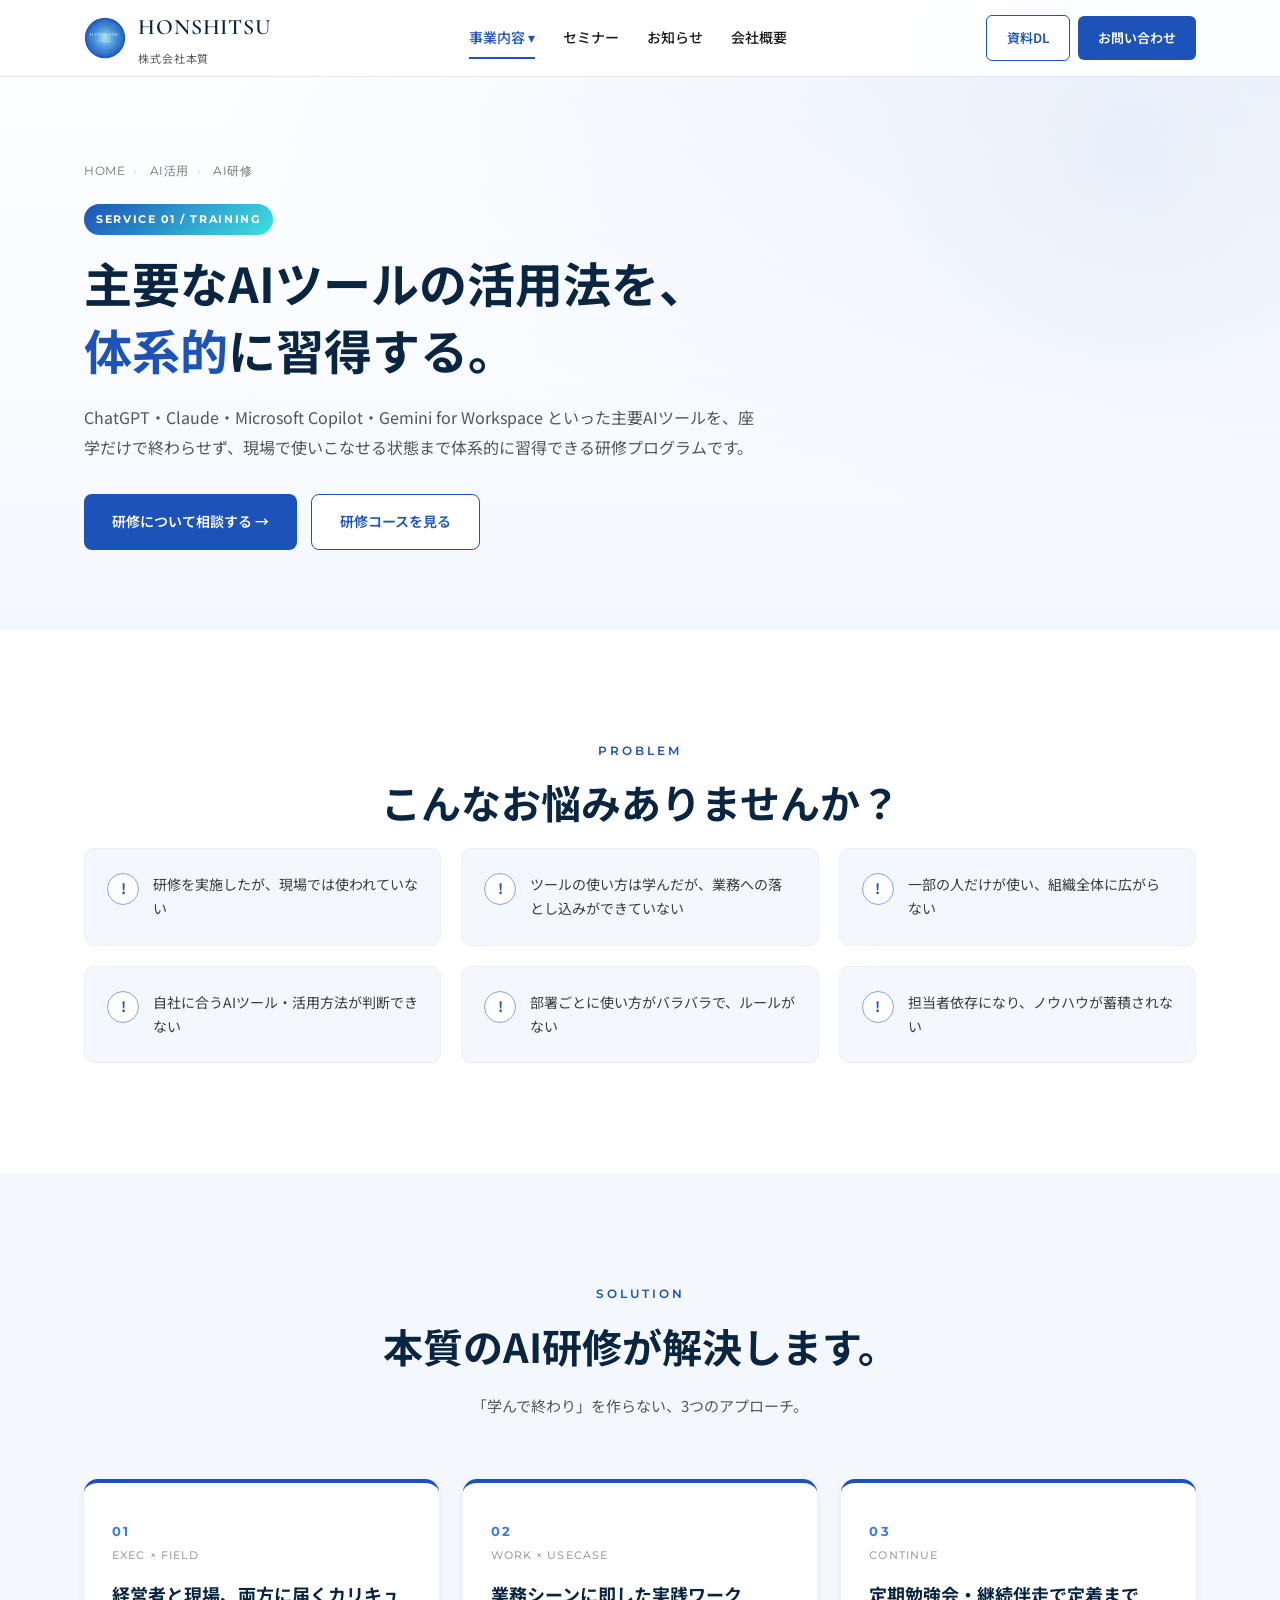
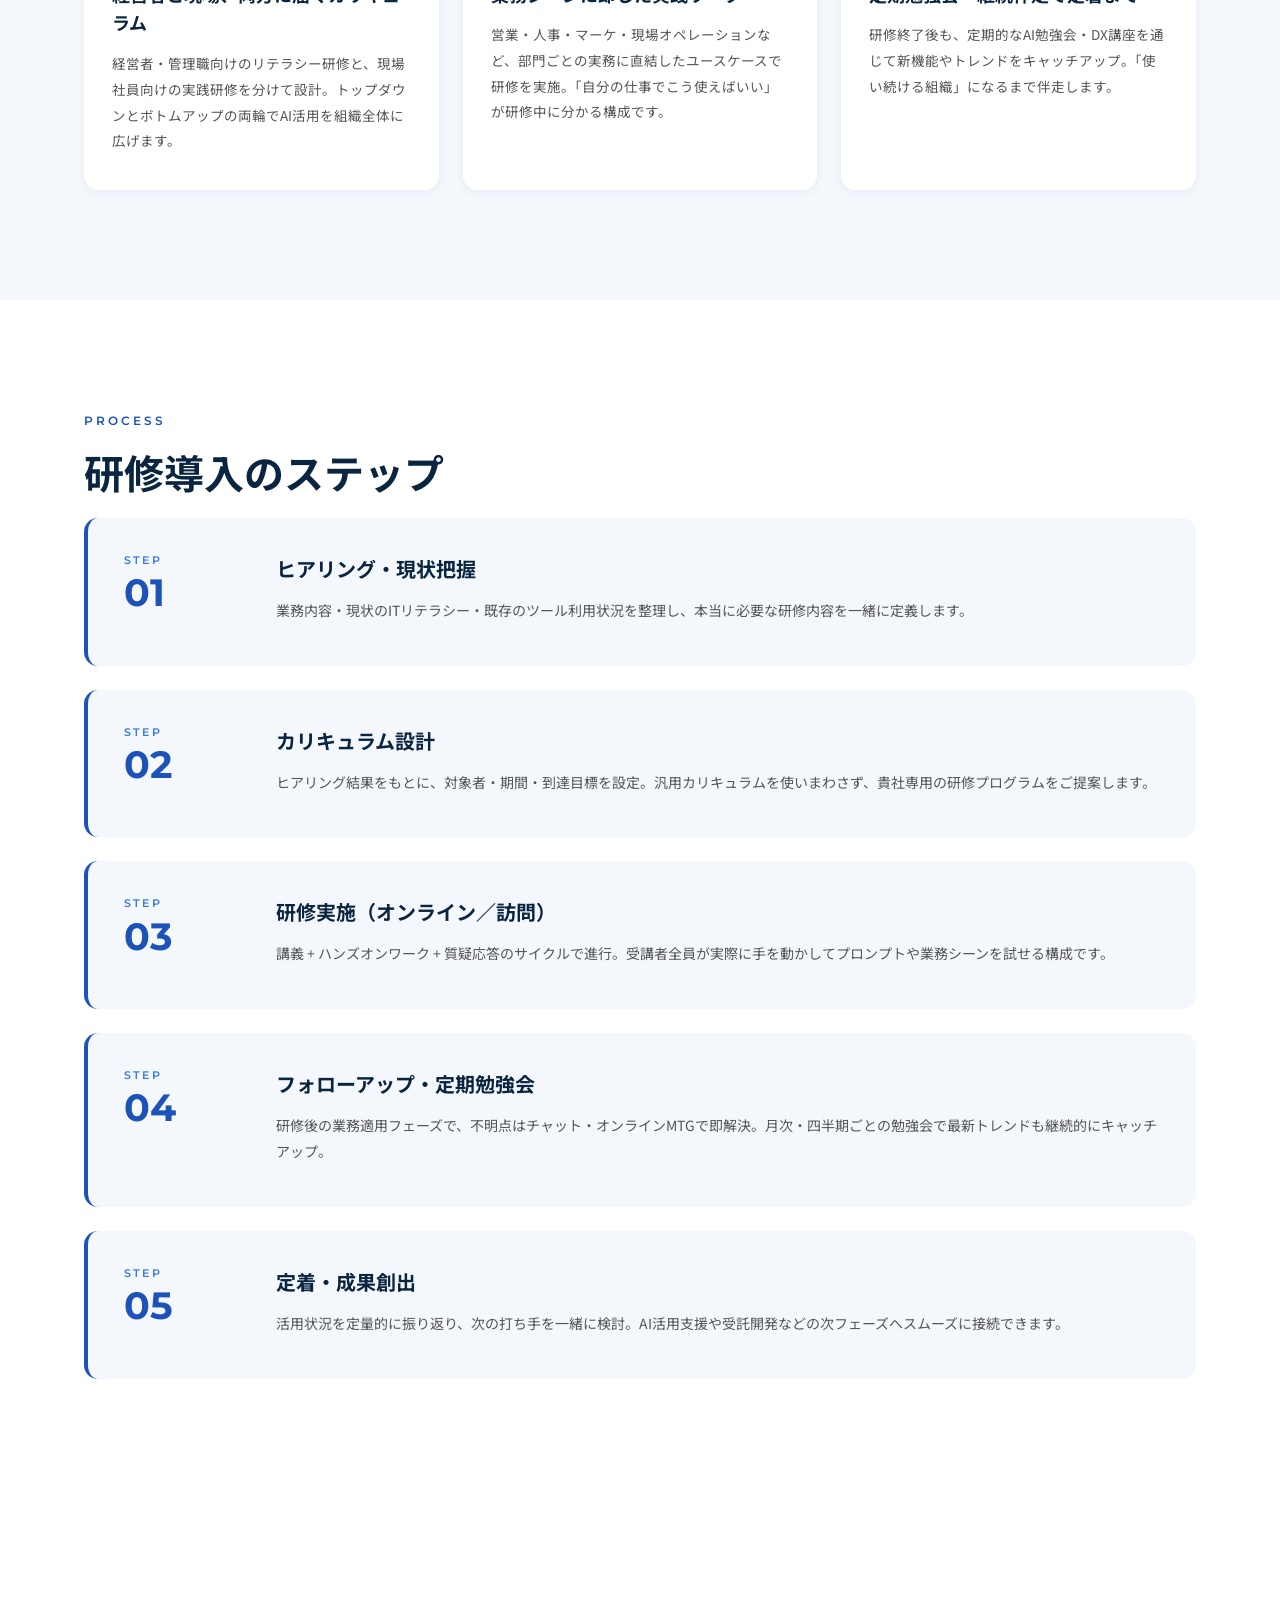
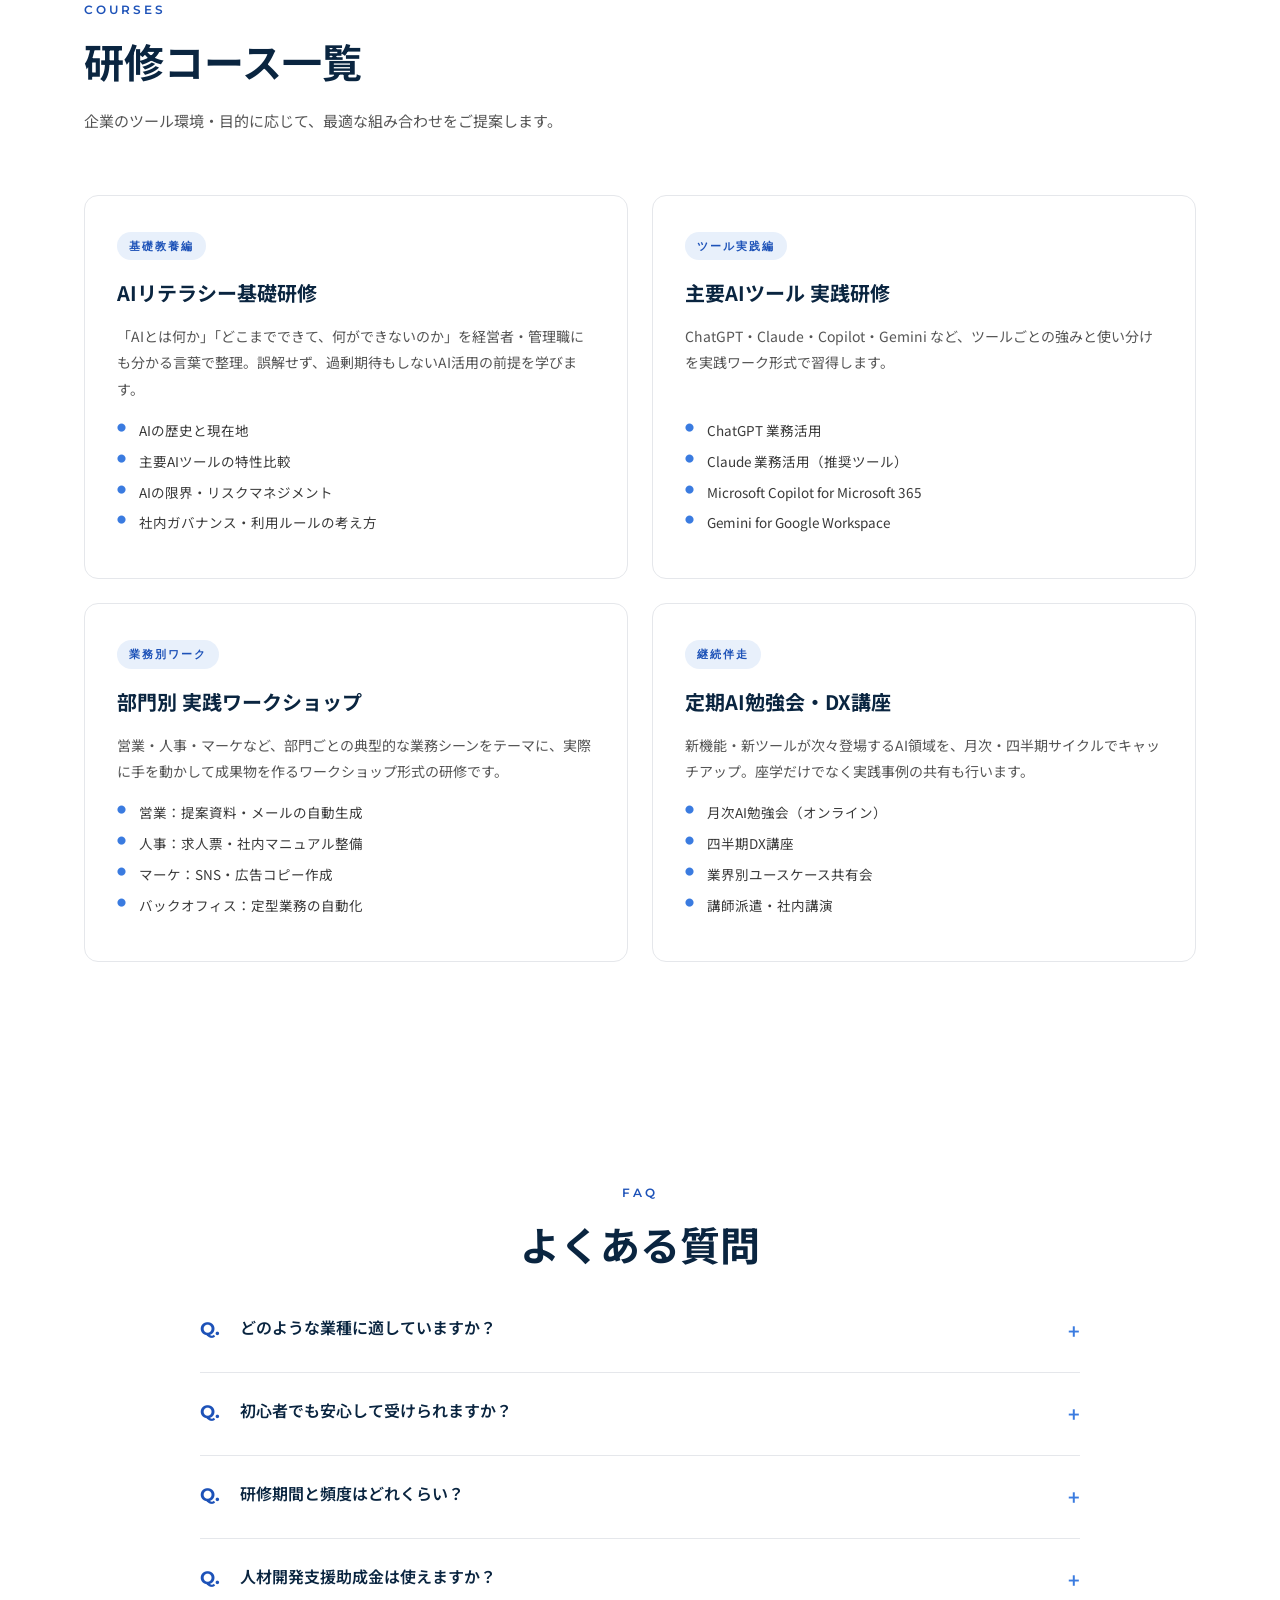
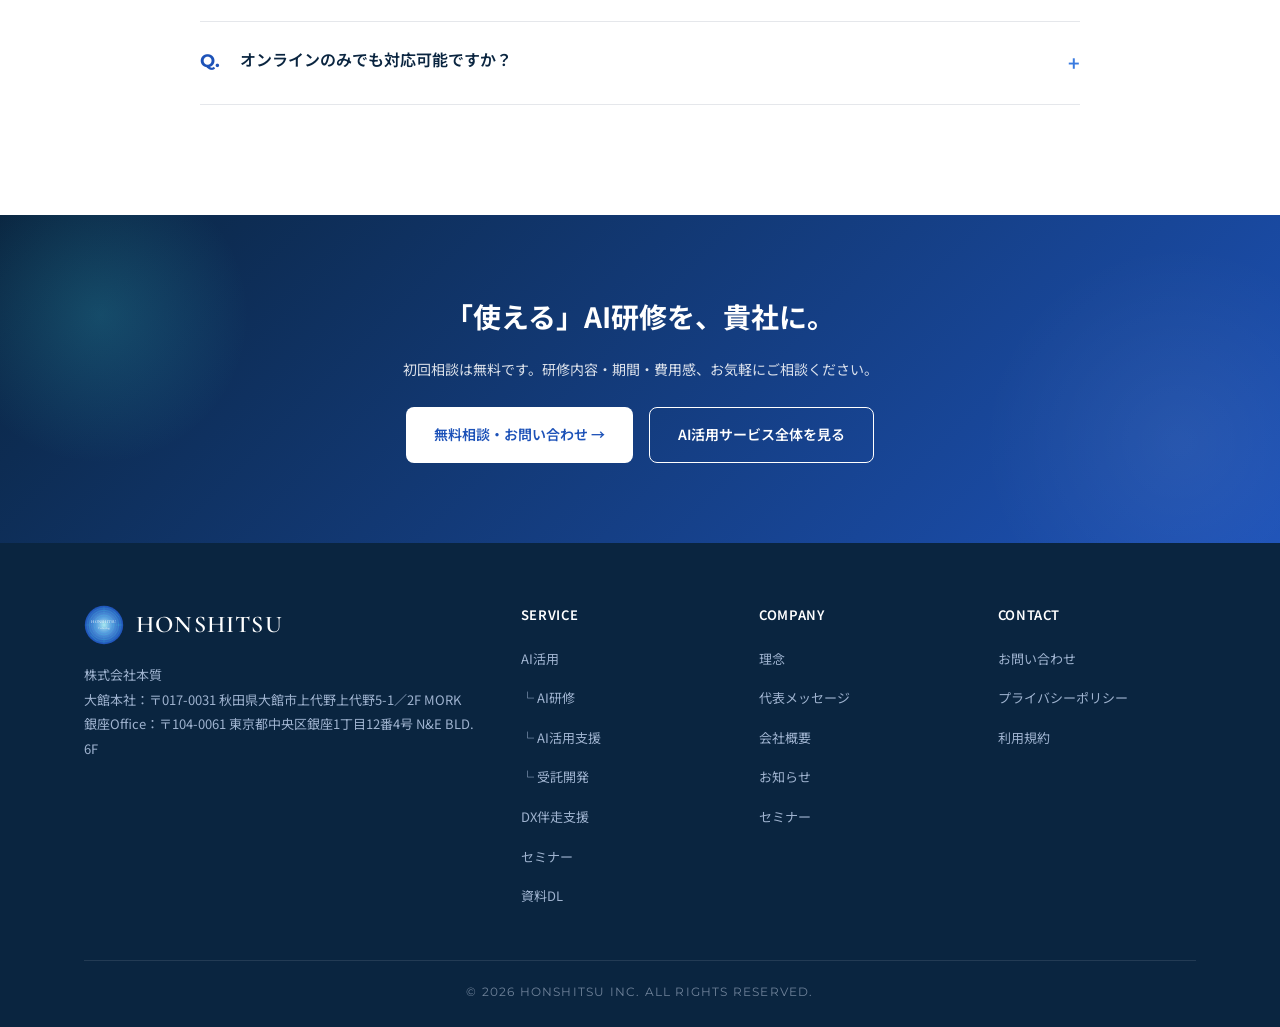
<file: services/ai/training.html>
<!DOCTYPE html>
<html lang="ja">
<head>
<meta charset="UTF-8" />
<meta name="viewport" content="width=device-width, initial-scale=1.0" />
<title>AI研修 | AI活用 | 株式会社本質</title>
<meta name="description" content="株式会社本質のAI研修。ChatGPT・Claude・Copilot・Geminiといった主要AIツールを、業務に直結する形で習得できる実践型研修プログラムです。" />

<!-- ========== SEO ========== -->
<link rel="canonical" href="https://www.honshitsu.tech/services/ai/training.html">
<link rel="icon" type="image/svg+xml" href="../../assets/images/favicon.svg">

<!-- Open Graph -->
<meta property="og:type" content="website">
<meta property="og:title" content="AI研修 | AI活用 | 株式会社本質">
<meta property="og:description" content="株式会社本質のAI研修。ChatGPT・Claude・Copilot・Geminiといった主要AIツールを、業務に直結する形で習得できる実践型研修プログラムです。">
<meta property="og:url" content="https://www.honshitsu.tech/services/ai/training.html">
<meta property="og:image" content="https://www.honshitsu.tech/assets/images/ogp.png">
<meta property="og:site_name" content="株式会社本質">
<meta property="og:locale" content="ja_JP">

<!-- Twitter Card -->
<meta name="twitter:card" content="summary_large_image">
<meta name="twitter:title" content="AI研修 | AI活用 | 株式会社本質">
<meta name="twitter:description" content="株式会社本質のAI研修。ChatGPT・Claude・Copilot・Geminiといった主要AIツールを、業務に直結する形で習得できる実践型研修プログラムです。">
<meta name="twitter:image" content="https://www.honshitsu.tech/assets/images/ogp.png">

<link rel="preconnect" href="https://fonts.googleapis.com">
<link rel="preconnect" href="https://fonts.gstatic.com" crossorigin>
<link href="https://fonts.googleapis.com/css2?family=Noto+Sans+JP:wght@300;400;500;700&family=Montserrat:wght@400;600;700&family=Cormorant+Garamond:wght@400;500;600&display=swap" rel="stylesheet">
<link rel="stylesheet" href="../../assets/css/style.css">
</head>
<body>

<svg width="0" height="0" style="position:absolute" aria-hidden="true">
  <defs>
    <symbol id="honshitsuLogo" viewBox="0 0 200 200">
      <defs>
        <radialGradient id="bgGrad" cx="50%" cy="50%" r="50%">
          <stop offset="0%" stop-color="#a8e9f0"/>
          <stop offset="40%" stop-color="#5b9ee0"/>
          <stop offset="100%" stop-color="#1d52b8"/>
        </radialGradient>
      </defs>
      <circle cx="100" cy="100" r="96" fill="url(#bgGrad)"/>
      <g fill="none" stroke="#3ee0e0" stroke-linecap="round">
        <circle cx="100" cy="100" r="84" stroke-width="1" stroke-dasharray="2 4" opacity=".7"/>
        <circle cx="100" cy="100" r="74" stroke-width="1.2" opacity=".85"/>
        <circle cx="100" cy="100" r="62" stroke-width="1" stroke-dasharray="6 6" opacity=".6"/>
        <circle cx="100" cy="100" r="50" stroke-width="1.2" opacity=".75"/>
        <circle cx="100" cy="100" r="38" stroke-width="1" stroke-dasharray="3 3" opacity=".5"/>
      </g>
      <g stroke="#3ee0e0" stroke-width="1" opacity=".55">
        <line x1="100" y1="6" x2="100" y2="40"/>
        <line x1="100" y1="160" x2="100" y2="194"/>
        <line x1="6" y1="100" x2="40" y2="100"/>
        <line x1="160" y1="100" x2="194" y2="100"/>
      </g>
      <g stroke="#3ee0e0" stroke-width="1.2" opacity=".65" fill="none">
        <line x1="148" y1="32" x2="178" y2="62"/>
        <line x1="32" y1="148" x2="62" y2="178"/>
      </g>
      <text x="100" y="92" font-family="'Cormorant Garamond','Times New Roman',serif" font-size="22" fill="#ffffff" text-anchor="middle" letter-spacing="1.2" font-weight="500">HONSHITSU</text>
      <text x="100" y="120" font-family="'Cormorant Garamond','Times New Roman',serif" font-size="14" fill="#ffffff" text-anchor="middle" letter-spacing=".5" font-weight="400">Technology</text>
    </symbol>
  </defs>
</svg>

<header class="site-header">
  <div class="container nav">
    <a href="../../index.html" class="logo">
      <svg class="logo-svg" aria-label="株式会社本質ロゴ"><use href="#honshitsuLogo"/></svg>
      <span>HONSHITSU<small>株式会社本質</small></span>
    </a>
    <nav>
      <ul>
        <li class="current"><a href="#">事業内容 ▾</a>
          <ul class="dropdown">
            <li><a href="./index.html">AI活用<small>AI Service</small></a></li>
            <li><a href="./training.html">　└ AI研修<small>Training</small></a></li>
            <li><a href="./support.html">　└ AI活用支援<small>Claude Implementation</small></a></li>
            <li><a href="./development.html">　└ 受託開発<small>Custom Development</small></a></li>
            <li><a href="../dx/index.html">DX伴走支援<small>DX Consulting</small></a></li>
          </ul>
        </li>
        <li><a href="../../seminar.html">セミナー</a></li>
        <li><a href="../../news.html">お知らせ</a></li>
        <li><a href="../../company.html">会社概要</a></li>
      </ul>
    </nav>
    <div style="display:flex;gap:8px;align-items:center;">
      <a href="../../download.html" class="nav-cta" style="background:#fff;color:var(--blue-700);border:1.5px solid var(--blue-700);">資料DL</a>
      <a href="../../contact.html" class="nav-cta">お問い合わせ</a>
    </div>
    <button class="hamburger" aria-label="menu">☰</button>
  </div>
</header>

<!-- Page Hero -->
<section class="page-hero">
  <div class="container page-hero-inner">
    <div class="breadcrumb">
      <a href="../../index.html">HOME</a><span>›</span>
      <a href="./index.html">AI活用</a><span>›</span>
      AI研修
    </div>
    <span class="badge-highlight">SERVICE 01 / TRAINING</span>
    <h1>主要なAIツールの活用法を、<br><span class="accent">体系的</span>に習得する。</h1>
    <p class="lead">
      ChatGPT・Claude・Microsoft Copilot・Gemini for Workspace といった主要AIツールを、座学だけで終わらせず、現場で使いこなせる状態まで体系的に習得できる研修プログラムです。
    </p>
    <div class="btns">
      <a href="../../contact.html" class="btn btn-primary">研修について相談する →</a>
      <a href="#menu" class="btn btn-outline">研修コースを見る</a>
    </div>
  </div>
</section>

<!-- Problem -->
<section class="problem fade">
  <div class="container">
    <div class="section-center">
      <span class="section-label">PROBLEM</span>
      <h2 class="section-title">こんなお悩みありませんか？</h2>
    </div>
    <div class="problem-list">
      <div class="problem-item"><span class="icon">!</span><p>研修を実施したが、現場では使われていない</p></div>
      <div class="problem-item"><span class="icon">!</span><p>ツールの使い方は学んだが、業務への落とし込みができていない</p></div>
      <div class="problem-item"><span class="icon">!</span><p>一部の人だけが使い、組織全体に広がらない</p></div>
      <div class="problem-item"><span class="icon">!</span><p>自社に合うAIツール・活用方法が判断できない</p></div>
      <div class="problem-item"><span class="icon">!</span><p>部署ごとに使い方がバラバラで、ルールがない</p></div>
      <div class="problem-item"><span class="icon">!</span><p>担当者依存になり、ノウハウが蓄積されない</p></div>
    </div>
  </div>
</section>

<!-- Solution -->
<section class="solution fade">
  <div class="container">
    <div class="section-center">
      <span class="section-label">SOLUTION</span>
      <h2 class="section-title">本質のAI研修が解決します。</h2>
      <p class="section-lead">「学んで終わり」を作らない、3つのアプローチ。</p>
    </div>
    <div class="solution-grid">
      <div class="solution-card">
        <span class="solution-num">01<small>EXEC × FIELD</small></span>
        <h3>経営者と現場、両方に届くカリキュラム</h3>
        <p>経営者・管理職向けのリテラシー研修と、現場社員向けの実践研修を分けて設計。トップダウンとボトムアップの両輪でAI活用を組織全体に広げます。</p>
      </div>
      <div class="solution-card">
        <span class="solution-num">02<small>WORK × USECASE</small></span>
        <h3>業務シーンに即した実践ワーク</h3>
        <p>営業・人事・マーケ・現場オペレーションなど、部門ごとの実務に直結したユースケースで研修を実施。「自分の仕事でこう使えばいい」が研修中に分かる構成です。</p>
      </div>
      <div class="solution-card">
        <span class="solution-num">03<small>CONTINUE</small></span>
        <h3>定期勉強会・継続伴走で定着まで</h3>
        <p>研修終了後も、定期的なAI勉強会・DX講座を通じて新機能やトレンドをキャッチアップ。「使い続ける組織」になるまで伴走します。</p>
      </div>
    </div>
  </div>
</section>

<!-- Process -->
<section class="process fade">
  <div class="container">
    <span class="section-label">PROCESS</span>
    <h2 class="section-title">研修導入のステップ</h2>
    <div class="step-list">
      <div class="step-row">
        <div class="step-num"><div class="label">STEP</div><span class="num">01</span></div>
        <div class="step-content">
          <h3>ヒアリング・現状把握</h3>
          <p>業務内容・現状のITリテラシー・既存のツール利用状況を整理し、本当に必要な研修内容を一緒に定義します。</p>
        </div>
      </div>
      <div class="step-row">
        <div class="step-num"><div class="label">STEP</div><span class="num">02</span></div>
        <div class="step-content">
          <h3>カリキュラム設計</h3>
          <p>ヒアリング結果をもとに、対象者・期間・到達目標を設定。汎用カリキュラムを使いまわさず、貴社専用の研修プログラムをご提案します。</p>
        </div>
      </div>
      <div class="step-row">
        <div class="step-num"><div class="label">STEP</div><span class="num">03</span></div>
        <div class="step-content">
          <h3>研修実施（オンライン／訪問）</h3>
          <p>講義 + ハンズオンワーク + 質疑応答のサイクルで進行。受講者全員が実際に手を動かしてプロンプトや業務シーンを試せる構成です。</p>
        </div>
      </div>
      <div class="step-row">
        <div class="step-num"><div class="label">STEP</div><span class="num">04</span></div>
        <div class="step-content">
          <h3>フォローアップ・定期勉強会</h3>
          <p>研修後の業務適用フェーズで、不明点はチャット・オンラインMTGで即解決。月次・四半期ごとの勉強会で最新トレンドも継続的にキャッチアップ。</p>
        </div>
      </div>
      <div class="step-row">
        <div class="step-num"><div class="label">STEP</div><span class="num">05</span></div>
        <div class="step-content">
          <h3>定着・成果創出</h3>
          <p>活用状況を定量的に振り返り、次の打ち手を一緒に検討。AI活用支援や受託開発などの次フェーズへスムーズに接続できます。</p>
        </div>
      </div>
    </div>
  </div>
</section>

<!-- Course Menu -->
<section class="effect fade" id="menu" style="background:#fff;">
  <div class="container">
    <span class="section-label">COURSES</span>
    <h2 class="section-title">研修コース一覧</h2>
    <p class="section-lead">企業のツール環境・目的に応じて、最適な組み合わせをご提案します。</p>
    <div class="menu-grid">
      <div class="menu-card">
        <span class="badge">基礎教養編</span>
        <h3>AIリテラシー基礎研修</h3>
        <p>「AIとは何か」「どこまでできて、何ができないのか」を経営者・管理職にも分かる言葉で整理。誤解せず、過剰期待もしないAI活用の前提を学びます。</p>
        <ul>
          <li>AIの歴史と現在地</li>
          <li>主要AIツールの特性比較</li>
          <li>AIの限界・リスクマネジメント</li>
          <li>社内ガバナンス・利用ルールの考え方</li>
        </ul>
      </div>
      <div class="menu-card">
        <span class="badge">ツール実践編</span>
        <h3>主要AIツール 実践研修</h3>
        <p>ChatGPT・Claude・Copilot・Gemini など、ツールごとの強みと使い分けを実践ワーク形式で習得します。</p>
        <ul>
          <li>ChatGPT 業務活用</li>
          <li>Claude 業務活用（推奨ツール）</li>
          <li>Microsoft Copilot for Microsoft 365</li>
          <li>Gemini for Google Workspace</li>
        </ul>
      </div>
      <div class="menu-card">
        <span class="badge">業務別ワーク</span>
        <h3>部門別 実践ワークショップ</h3>
        <p>営業・人事・マーケなど、部門ごとの典型的な業務シーンをテーマに、実際に手を動かして成果物を作るワークショップ形式の研修です。</p>
        <ul>
          <li>営業：提案資料・メールの自動生成</li>
          <li>人事：求人票・社内マニュアル整備</li>
          <li>マーケ：SNS・広告コピー作成</li>
          <li>バックオフィス：定型業務の自動化</li>
        </ul>
      </div>
      <div class="menu-card">
        <span class="badge">継続伴走</span>
        <h3>定期AI勉強会・DX講座</h3>
        <p>新機能・新ツールが次々登場するAI領域を、月次・四半期サイクルでキャッチアップ。座学だけでなく実践事例の共有も行います。</p>
        <ul>
          <li>月次AI勉強会（オンライン）</li>
          <li>四半期DX講座</li>
          <li>業界別ユースケース共有会</li>
          <li>講師派遣・社内講演</li>
        </ul>
      </div>
    </div>
  </div>
</section>

<!-- FAQ -->
<section class="faq fade">
  <div class="container">
    <div class="section-center">
      <span class="section-label">FAQ</span>
      <h2 class="section-title">よくある質問</h2>
    </div>
    <div class="faq-list">
      <div class="faq-item">
        <div class="faq-q"><span class="faq-q-text">どのような業種に適していますか？</span><span class="toggle">+</span></div>
        <div class="faq-a">業種を問わずご利用いただけます。製造業・医療・小売・士業・地場の中小企業まで、幅広く対応しています。業務に合わせてカリキュラムをカスタマイズしますので、まずはお気軽にご相談ください。</div>
      </div>
      <div class="faq-item">
        <div class="faq-q"><span class="faq-q-text">初心者でも安心して受けられますか？</span><span class="toggle">+</span></div>
        <div class="faq-a">はい、初心者の方でも理解できる構成にしています。ITリテラシーが高くない参加者でも、基礎編から段階的にステップアップできるカリキュラムです。</div>
      </div>
      <div class="faq-item">
        <div class="faq-q"><span class="faq-q-text">研修期間と頻度はどれくらい？</span><span class="toggle">+</span></div>
        <div class="faq-a">基礎編は1日完結、実践編は3〜6ヶ月の継続プログラムが一般的です。貴社の状況に合わせて柔軟に調整可能です。</div>
      </div>
      <div class="faq-item">
        <div class="faq-q"><span class="faq-q-text">人材開発支援助成金は使えますか？</span><span class="toggle">+</span></div>
        <div class="faq-a">助成金の活用に関するご相談も承っております。要件確認・申請支援についてもサポート可能です。詳しくはお問い合わせください。</div>
      </div>
      <div class="faq-item">
        <div class="faq-q"><span class="faq-q-text">オンラインのみでも対応可能ですか？</span><span class="toggle">+</span></div>
        <div class="faq-a">はい、Zoom・Google Meet等のオンライン研修に対応しています。全国どこからでもご参加いただけます。</div>
      </div>
    </div>
  </div>
</section>

<!-- CTA Banner -->
<section class="cta-banner">
  <div class="container cta-banner-inner">
    <h2>「使える」AI研修を、貴社に。</h2>
    <p>初回相談は無料です。研修内容・期間・費用感、お気軽にご相談ください。</p>
    <div class="btns">
      <a href="../../contact.html" class="btn btn-primary">無料相談・お問い合わせ →</a>
      <a href="./index.html" class="btn btn-outline">AI活用サービス全体を見る</a>
    </div>
  </div>
</section>

<!-- Footer -->
<footer class="site-footer">
  <div class="container">
    <div class="foot-grid">
      <div>
        <div class="foot-logo-row">
          <svg class="logo-svg" style="width:40px;height:40px;"><use href="#honshitsuLogo"/></svg>
          <span class="name">HONSHITSU</span>
        </div>
        <p class="foot-desc">
          株式会社本質<br>
          大館本社：〒017-0031 秋田県大館市上代野上代野5-1／2F MORK<br>
          銀座Office：〒104-0061 東京都中央区銀座1丁目12番4号 N&E BLD. 6F
        </p>
      </div>
      <div class="foot-col"><h5>SERVICE</h5><ul>
        <li><a href="./index.html">AI活用</a></li>
        <li><a href="./training.html">└ AI研修</a></li>
        <li><a href="./support.html">└ AI活用支援</a></li>
        <li><a href="./development.html">└ 受託開発</a></li>
        <li><a href="../dx/index.html">DX伴走支援</a></li>
        <li><a href="../../seminar.html">セミナー</a></li>
        <li><a href="../../download.html">資料DL</a></li>
      </ul></div>
      <div class="foot-col"><h5>COMPANY</h5><ul>
        <li><a href="../../company.html#philosophy">理念</a></li>
        <li><a href="../../company.html#ceo">代表メッセージ</a></li>
        <li><a href="../../company.html">会社概要</a></li>
        <li><a href="../../news.html">お知らせ</a></li>
        <li><a href="../../seminar.html">セミナー</a></li>
      </ul></div>
      <div class="foot-col"><h5>CONTACT</h5><ul>
        <li><a href="../../contact.html">お問い合わせ</a></li>
        <li><a href="#">プライバシーポリシー</a></li>
        <li><a href="#">利用規約</a></li>
      </ul></div>
    </div>
    <div class="foot-bottom">© 2026 HONSHITSU INC. ALL RIGHTS RESERVED.</div>
  </div>
</footer>

<script src="../../assets/js/main.js"></script>
</body>
</html>
</file>
<file: assets/css/style.css>
/* ===========================================
   株式会社本質 共通スタイル
   =========================================== */

:root{
  --blue-900:#0a2540;
  --blue-800:#123163;
  --blue-700:#1d52b8;
  --blue-500:#3a7be0;
  --blue-300:#7ea9ec;
  --cyan-400:#3ee0e0;
  --cyan-300:#7ce8e8;
  --cyan-200:#a8f0f0;
  --blue-100:#e8f0fb;
  --blue-50:#f4f8fd;
  --white:#ffffff;
  --gray-900:#1a1a1a;
  --gray-700:#3a3a3a;
  --gray-600:#555;
  --gray-500:#737373;
  --gray-400:#9aa3af;
  --gray-300:#cdd3da;
  --gray-200:#e5e7eb;
  --gray-100:#f5f6f8;
  --shadow-sm:0 2px 8px rgba(10,37,64,.06);
  --shadow-md:0 10px 30px rgba(10,37,64,.08);
  --shadow-lg:0 20px 60px rgba(10,37,64,.12);
  --radius:10px;
  --radius-lg:14px;
  --max:1160px;
}

*{box-sizing:border-box;margin:0;padding:0;}
html{scroll-behavior:smooth;}
body{
  font-family:"Noto Sans JP","Hiragino Kaku Gothic ProN","Yu Gothic",sans-serif;
  color:var(--gray-900);
  background:var(--white);
  line-height:1.85;
  -webkit-font-smoothing:antialiased;
}
a{color:inherit;text-decoration:none;transition:.2s;}
img{max-width:100%;display:block;}
.container{max-width:var(--max);margin:0 auto;padding:0 24px;}
.container-narrow{max-width:920px;margin:0 auto;padding:0 24px;}

/* ---------- Logo SVG ---------- */
.logo-svg{width:42px;height:42px;flex-shrink:0;}

/* ---------- Header ---------- */
header.site-header{
  position:fixed;top:0;left:0;right:0;z-index:100;
  background:rgba(255,255,255,.94);
  backdrop-filter:blur(8px);
  border-bottom:1px solid var(--gray-200);
}
.nav{
  display:flex;align-items:center;justify-content:space-between;
  height:76px;
}
.logo{
  display:flex;align-items:center;gap:12px;
  font-family:"Cormorant Garamond","Montserrat",serif;
  font-weight:600;font-size:22px;color:var(--blue-900);
  letter-spacing:.04em;
}
.logo small{font-size:11px;color:var(--gray-600);font-weight:400;display:block;letter-spacing:.08em;font-family:"Noto Sans JP",sans-serif;}
nav ul{display:flex;gap:28px;list-style:none;}
nav li{position:relative;}
nav li > a{
  font-size:14px;font-weight:500;color:var(--gray-900);
  position:relative;padding:4px 0;display:inline-flex;align-items:center;gap:4px;
}
nav li > a:hover{color:var(--blue-700);}
nav li > a::after{
  content:"";position:absolute;bottom:-4px;left:0;
  width:0;height:2px;background:var(--blue-700);transition:.3s;
}
nav li > a:hover::after,
nav li.current > a::after{width:100%;}
nav li.current > a{color:var(--blue-700);}

/* dropdown */
nav .dropdown{
  position:absolute;top:calc(100% + 12px);left:50%;transform:translateX(-50%) translateY(-8px);
  background:#fff;box-shadow:var(--shadow-md);border:1px solid var(--gray-200);
  border-radius:var(--radius);padding:14px 0;min-width:240px;
  opacity:0;visibility:hidden;transition:.25s;
  list-style:none;display:block;
}
nav li:hover > .dropdown{opacity:1;visibility:visible;transform:translateX(-50%) translateY(0);}
nav .dropdown li{display:block;}
nav .dropdown li > a{
  display:block;padding:10px 22px;font-size:13px;color:var(--gray-700);font-weight:500;
}
nav .dropdown li > a::after{display:none;}
nav .dropdown li > a:hover{background:var(--blue-50);color:var(--blue-700);}
nav .dropdown li > a small{display:block;font-size:11px;color:var(--gray-400);margin-top:2px;font-weight:400;}

.nav-cta{
  background:var(--blue-700);color:#fff;padding:10px 20px;
  border-radius:6px;font-weight:600;font-size:13px;
}
.nav-cta:hover{background:var(--blue-900);}
.hamburger{display:none;background:none;border:none;cursor:pointer;}

/* ---------- Buttons ---------- */
.btn{
  display:inline-flex;align-items:center;gap:8px;
  padding:14px 28px;border-radius:8px;font-weight:600;font-size:14px;
  transition:.25s;cursor:pointer;border:none;
}
.btn-primary{background:var(--blue-700);color:#fff;}
.btn-primary:hover{background:var(--blue-900);transform:translateY(-2px);box-shadow:var(--shadow-md);}
.btn-outline{background:#fff;color:var(--blue-700);border:1.5px solid var(--blue-700);}
.btn-outline:hover{background:var(--blue-700);color:#fff;}
.btn-cyan{background:linear-gradient(135deg,var(--blue-700),var(--cyan-400));color:#fff;}
.btn-cyan:hover{transform:translateY(-2px);box-shadow:var(--shadow-md);filter:brightness(1.1);}

/* ---------- Section Common ---------- */
section{padding:110px 0;}
.section-label{
  font-family:"Montserrat",sans-serif;font-size:12px;
  letter-spacing:.25em;color:var(--blue-700);font-weight:600;
  margin-bottom:12px;display:block;
}
.section-title{
  font-size:clamp(28px,3.4vw,40px);font-weight:700;
  color:var(--blue-900);margin-bottom:18px;line-height:1.4;
}
.section-lead{font-size:15px;color:var(--gray-600);max-width:680px;margin-bottom:60px;}
.section-center{text-align:center;}
.section-center .section-lead{margin-left:auto;margin-right:auto;}

/* ---------- Page Hero (sub pages) ---------- */
.page-hero{
  padding:160px 0 80px;
  background:
    radial-gradient(ellipse at top right, var(--blue-100), transparent 60%),
    linear-gradient(180deg,#fff 0%,var(--blue-50) 100%);
  position:relative;overflow:hidden;
}
.page-hero::before{
  content:"";position:absolute;top:-100px;right:-100px;
  width:500px;height:500px;border-radius:50%;
  background:radial-gradient(circle,var(--blue-100),transparent 70%);
}
.page-hero-inner{position:relative;z-index:2;}
.breadcrumb{
  font-family:"Montserrat",sans-serif;font-size:12px;color:var(--gray-500);
  margin-bottom:20px;letter-spacing:.05em;
}
.breadcrumb a{color:var(--gray-500);}
.breadcrumb a:hover{color:var(--blue-700);}
.breadcrumb span{margin:0 8px;color:var(--gray-300);}
.page-hero h1{
  font-size:clamp(32px,4.6vw,48px);font-weight:700;
  color:var(--blue-900);line-height:1.4;margin-bottom:20px;
}
.page-hero h1 .accent{color:var(--blue-700);}
.page-hero p.lead{
  font-size:16px;color:var(--gray-600);max-width:680px;margin-bottom:32px;
}
.page-hero .btns{display:flex;gap:14px;flex-wrap:wrap;}

/* ---------- Problem ---------- */
.problem{background:#fff;}
.problem-list{
  display:grid;grid-template-columns:repeat(3,1fr);gap:20px;
}
.problem-item{
  background:var(--blue-50);border:1px solid var(--blue-100);
  border-radius:var(--radius);padding:24px 22px;display:flex;gap:14px;align-items:flex-start;
}
.problem-item .icon{
  flex-shrink:0;width:32px;height:32px;border-radius:50%;
  background:var(--white);color:var(--blue-700);
  display:flex;align-items:center;justify-content:center;font-weight:700;
  border:1px solid var(--blue-300);font-size:14px;
}
.problem-item p{font-size:14px;color:var(--gray-700);line-height:1.7;}

/* ---------- Solution ---------- */
.solution{background:var(--blue-50);}
.solution-grid{display:grid;grid-template-columns:repeat(3,1fr);gap:24px;}
.solution-card{
  background:#fff;border-radius:var(--radius-lg);padding:36px 28px;
  box-shadow:var(--shadow-sm);transition:.3s;
  border-top:4px solid var(--blue-700);
}
.solution-card:hover{transform:translateY(-4px);box-shadow:var(--shadow-md);}
.solution-num{
  font-family:"Montserrat",sans-serif;font-size:13px;font-weight:700;
  color:var(--blue-500);letter-spacing:.18em;margin-bottom:8px;display:block;
}
.solution-num small{font-size:11px;display:block;color:var(--gray-400);margin-top:2px;letter-spacing:.1em;font-weight:500;}
.solution-card h3{font-size:18px;color:var(--blue-900);margin:14px 0 14px;line-height:1.6;}
.solution-card p{font-size:13.5px;color:var(--gray-600);line-height:1.9;}

/* ---------- Process / Steps ---------- */
.process{background:#fff;}
.step-list{display:flex;flex-direction:column;gap:24px;}
.step-row{
  display:grid;grid-template-columns:120px 1fr;gap:32px;align-items:flex-start;
  background:var(--blue-50);border-radius:var(--radius-lg);padding:32px 36px;
  border-left:4px solid var(--blue-700);
}
.step-num{
  font-family:"Montserrat",sans-serif;
}
.step-num .label{font-size:11px;letter-spacing:.2em;color:var(--blue-500);font-weight:600;}
.step-num .num{font-size:38px;font-weight:700;color:var(--blue-700);line-height:1;display:block;margin-top:4px;}
.step-content h3{font-size:20px;color:var(--blue-900);margin-bottom:10px;}
.step-content p{font-size:14px;color:var(--gray-600);line-height:1.9;margin-bottom:10px;}
.step-content ul{list-style:none;padding-left:0;margin-top:8px;}
.step-content ul li{
  font-size:13px;color:var(--gray-600);padding-left:20px;position:relative;
  margin-bottom:6px;
}
.step-content ul li::before{
  content:"✓";position:absolute;left:0;color:var(--blue-700);font-weight:700;
}

/* simple horizontal step flow */
.step-flow{
  display:grid;grid-template-columns:repeat(5,1fr);gap:8px;align-items:stretch;
}
.step-flow .flow-item{
  background:#fff;border:1px solid var(--gray-200);border-radius:var(--radius);
  padding:20px 16px;text-align:center;position:relative;
}
.step-flow .flow-item .label{
  font-family:"Montserrat",sans-serif;font-size:10px;letter-spacing:.18em;
  color:var(--blue-500);font-weight:700;
}
.step-flow .flow-item .num{
  font-family:"Montserrat",sans-serif;font-size:24px;font-weight:700;color:var(--blue-700);
  margin:6px 0 8px;
}
.step-flow .flow-item h4{font-size:14px;color:var(--blue-900);}
.step-flow .flow-item:not(:last-child)::after{
  content:"›";position:absolute;right:-10px;top:50%;transform:translateY(-50%);
  font-size:24px;color:var(--blue-300);font-weight:700;z-index:2;
}

/* ---------- Service Menu / Plan ---------- */
.menu-grid{display:grid;grid-template-columns:repeat(2,1fr);gap:24px;}
.menu-card{
  background:#fff;border:1px solid var(--gray-200);border-radius:var(--radius-lg);
  padding:36px 32px;transition:.3s;display:flex;flex-direction:column;
}
.menu-card:hover{border-color:var(--blue-500);box-shadow:var(--shadow-md);}
.menu-card .badge{
  align-self:flex-start;font-family:"Montserrat",sans-serif;
  font-size:11px;letter-spacing:.18em;color:var(--blue-700);
  background:var(--blue-100);padding:4px 12px;border-radius:30px;font-weight:600;
}
.menu-card h3{font-size:20px;color:var(--blue-900);margin:14px 0 12px;}
.menu-card p{font-size:14px;color:var(--gray-600);line-height:1.9;margin-bottom:16px;flex:1;}
.menu-card ul{list-style:none;padding-left:0;}
.menu-card ul li{
  font-size:13.5px;color:var(--gray-700);padding-left:22px;position:relative;
  margin-bottom:8px;line-height:1.7;
}
.menu-card ul li::before{
  content:"●";position:absolute;left:0;top:1px;color:var(--blue-500);font-size:9px;
}

/* ---------- Effect / Numbers ---------- */
.effect{background:var(--blue-50);}
.effect-grid{display:grid;grid-template-columns:repeat(3,1fr);gap:24px;}
.effect-card{
  background:#fff;border-radius:var(--radius-lg);padding:36px 28px;text-align:center;
  border-top:3px solid var(--cyan-400);
}
.effect-card .num{
  font-family:"Montserrat",sans-serif;font-size:48px;font-weight:700;
  color:var(--blue-700);line-height:1;
}
.effect-card .num small{font-size:18px;font-weight:600;color:var(--blue-500);margin-left:4px;}
.effect-card h4{font-size:15px;color:var(--blue-900);margin:12px 0 10px;}
.effect-card p{font-size:13px;color:var(--gray-600);line-height:1.8;}

/* ---------- FAQ ---------- */
.faq{background:#fff;}
.faq-list{max-width:880px;margin:0 auto;}
.faq-item{
  border-bottom:1px solid var(--gray-200);
}
.faq-q{
  display:flex;justify-content:space-between;align-items:flex-start;gap:20px;
  padding:24px 0;cursor:pointer;font-size:16px;color:var(--blue-900);font-weight:600;line-height:1.7;
}
.faq-q::before{
  content:"Q.";font-family:"Montserrat",sans-serif;color:var(--blue-700);
  font-size:18px;font-weight:700;flex-shrink:0;
}
.faq-q .toggle{
  flex-shrink:0;color:var(--blue-500);font-size:20px;transition:.3s;
}
.faq-item.open .faq-q .toggle{transform:rotate(45deg);}
.faq-a{
  display:none;padding:0 0 24px 32px;font-size:14px;color:var(--gray-600);line-height:1.9;
  position:relative;
}
.faq-a::before{
  content:"A.";position:absolute;left:0;top:0;
  font-family:"Montserrat",sans-serif;color:var(--cyan-400);
  font-size:18px;font-weight:700;
}
.faq-item.open .faq-a{display:block;}
.faq-q-text{flex:1;}

/* ---------- Cyan banner CTA ---------- */
.cta-banner{
  background:linear-gradient(135deg,var(--blue-900),var(--blue-700));
  color:#fff;padding:80px 0;position:relative;overflow:hidden;text-align:center;
}
.cta-banner::before{
  content:"";position:absolute;top:-50px;left:-50px;
  width:300px;height:300px;border-radius:50%;
  background:radial-gradient(circle,rgba(62,224,224,.18),transparent 70%);
}
.cta-banner::after{
  content:"";position:absolute;bottom:-100px;right:-100px;
  width:400px;height:400px;border-radius:50%;
  background:radial-gradient(circle,rgba(255,255,255,.06),transparent 70%);
}
.cta-banner-inner{position:relative;z-index:2;}
.cta-banner h2{font-size:clamp(22px,2.6vw,28px);color:#fff;margin-bottom:20px;line-height:1.5;}
.cta-banner p{font-size:14px;color:rgba(255,255,255,.85);margin-bottom:24px;}
.cta-banner .btns{display:flex;justify-content:center;gap:16px;flex-wrap:wrap;}
.cta-banner .btn-primary{background:#fff;color:var(--blue-700);}
.cta-banner .btn-primary:hover{background:var(--blue-100);}
.cta-banner .btn-outline{border-color:#fff;color:#fff;background:transparent;}
.cta-banner .btn-outline:hover{background:#fff;color:var(--blue-700);}

/* ---------- Footer ---------- */
footer.site-footer{background:var(--blue-900);color:#c7d4e8;padding:60px 0 24px;}
.foot-grid{
  display:grid;grid-template-columns:2fr 1fr 1fr 1fr;gap:40px;
  margin-bottom:40px;
}
.foot-logo-row{display:flex;align-items:center;gap:12px;margin-bottom:16px;}
.foot-logo-row .name{color:#fff;font-family:"Cormorant Garamond",serif;font-weight:600;font-size:24px;letter-spacing:.05em;}
.foot-desc{font-size:13px;line-height:1.9;color:#9fb3cf;}
.foot-col h5{color:#fff;font-size:13px;font-weight:600;margin-bottom:16px;letter-spacing:.05em;}
.foot-col ul{list-style:none;}
.foot-col li{margin-bottom:10px;}
.foot-col a{font-size:13px;color:#9fb3cf;}
.foot-col a:hover{color:#fff;}
.foot-bottom{
  border-top:1px solid rgba(255,255,255,.1);
  padding-top:20px;text-align:center;font-size:12px;color:#6f8299;
  font-family:"Montserrat",sans-serif;letter-spacing:.1em;
}

/* ---------- Sub-service nav cards (AI overview) ---------- */
.subservice-grid{
  display:grid;grid-template-columns:repeat(3,1fr);gap:24px;
}
.subservice-card{
  background:#fff;border:1px solid var(--gray-200);border-radius:var(--radius-lg);
  padding:40px 32px;transition:.3s;display:flex;flex-direction:column;position:relative;
  overflow:hidden;
}
.subservice-card::before{
  content:"";position:absolute;top:0;left:0;right:0;height:4px;
  background:linear-gradient(90deg,var(--blue-700),var(--cyan-400));
}
.subservice-card:hover{transform:translateY(-6px);box-shadow:var(--shadow-md);border-color:var(--blue-300);}
.subservice-card .num{
  font-family:"Montserrat",sans-serif;font-size:13px;font-weight:700;color:var(--blue-500);letter-spacing:.2em;
}
.subservice-card .icon{
  width:60px;height:60px;border-radius:14px;
  background:linear-gradient(135deg,var(--blue-700),var(--cyan-400));
  color:#fff;display:flex;align-items:center;justify-content:center;
  font-family:"Montserrat",sans-serif;font-size:18px;font-weight:700;letter-spacing:.05em;
  margin:14px 0 18px;
}
.subservice-card h3{font-size:22px;color:var(--blue-900);margin-bottom:12px;}
.subservice-card p{font-size:14px;color:var(--gray-600);line-height:1.9;margin-bottom:18px;flex:1;}
.subservice-card .more{
  align-self:flex-start;font-size:13px;color:var(--blue-700);font-weight:600;
  border-bottom:1px solid var(--blue-700);padding-bottom:2px;
}
.subservice-card:hover .more{color:var(--blue-900);border-color:var(--blue-900);}

/* ---------- Highlight badge (Claude push etc.) ---------- */
.badge-highlight{
  display:inline-flex;align-items:center;gap:6px;
  background:linear-gradient(135deg,var(--blue-700),var(--cyan-400));color:#fff;
  font-size:11px;font-weight:700;letter-spacing:.15em;
  padding:5px 12px;border-radius:30px;font-family:"Montserrat",sans-serif;
  margin-bottom:14px;
}

/* ---------- Two-column generic ---------- */
.two-col{display:grid;grid-template-columns:1fr 1fr;gap:48px;align-items:center;}

/* ---------- Responsive ---------- */
@media(max-width:900px){
  .problem-list,.solution-grid,.subservice-grid,.effect-grid{grid-template-columns:1fr;}
  .menu-grid,.two-col{grid-template-columns:1fr;}
  .step-flow{grid-template-columns:repeat(2,1fr);}
  .step-flow .flow-item:not(:last-child)::after{display:none;}
  .step-row{grid-template-columns:1fr;gap:14px;padding:24px;}
  .foot-grid{grid-template-columns:1fr 1fr;}
  nav ul{display:none;}
  .hamburger{display:block;font-size:22px;color:var(--blue-900);}
}
@media(max-width:560px){
  .foot-grid{grid-template-columns:1fr;}
  .step-flow{grid-template-columns:1fr;}
  section{padding:80px 0;}
  .page-hero{padding:130px 0 60px;}
}

/* ===========================================
   トップページ専用スタイル
   =========================================== */

/* Hero（トップ） */
.top-hero{
  min-height:100vh;padding:140px 0 100px;
  background:
    radial-gradient(ellipse at top right, var(--blue-100), transparent 60%),
    linear-gradient(180deg,#fff 0%,var(--blue-50) 100%);
  position:relative;overflow:hidden;display:flex;align-items:center;
}
.top-hero::before{
  content:"";position:absolute;top:-200px;right:-200px;
  width:600px;height:600px;border-radius:50%;
  background:radial-gradient(circle,var(--blue-100),transparent 70%);
}
.top-hero-inner{
  position:relative;z-index:2;
  display:grid;grid-template-columns:1.1fr .9fr;gap:60px;align-items:center;
}
.top-hero h1{
  font-size:clamp(30px,4.6vw,52px);font-weight:700;
  color:var(--blue-900);line-height:1.4;margin-bottom:28px;
}
.top-hero h1 .accent{color:var(--blue-700);}
.top-hero p.lead{font-size:16px;color:var(--gray-600);margin-bottom:40px;max-width:540px;}
.hero-logo-wrap{
  position:relative;width:min(420px,100%);aspect-ratio:1;
  margin:0 auto;display:flex;align-items:center;justify-content:center;
  animation:float 6s ease-in-out infinite;
}
.hero-logo-wrap svg{width:100%;height:100%;filter:drop-shadow(0 20px 50px rgba(20,82,204,.25));}
.hero-logo-wrap::before{
  content:"";position:absolute;inset:-20px;border-radius:50%;
  background:radial-gradient(circle,rgba(62,224,224,.15),transparent 70%);
  z-index:-1;animation:pulse 4s ease-in-out infinite;
}
@keyframes float{0%,100%{transform:translateY(0);}50%{transform:translateY(-12px);}}
@keyframes pulse{0%,100%{transform:scale(1);opacity:.6;}50%{transform:scale(1.1);opacity:1;}}

/* Philosophy */
.philosophy-grid{
  display:grid;grid-template-columns:repeat(3,1fr);gap:28px;margin-bottom:80px;
}
.philo-card{
  background:var(--blue-50);border-radius:var(--radius);padding:36px 28px;
  border-left:4px solid var(--blue-700);
}
.philo-card .label{
  font-family:"Montserrat",sans-serif;font-size:13px;letter-spacing:.2em;
  color:var(--blue-700);font-weight:700;margin-bottom:6px;display:block;
}
.philo-card .ja-label{font-size:13px;color:var(--gray-600);margin-bottom:18px;}
.philo-card h3{font-size:18px;color:var(--blue-900);margin-bottom:14px;line-height:1.6;}
.philo-card p{font-size:13px;color:var(--gray-600);line-height:1.9;}

.values-list{display:grid;grid-template-columns:repeat(5,1fr);gap:16px;}
.value-item{
  background:#fff;border:1px solid var(--gray-200);border-radius:var(--radius);
  padding:24px 20px;transition:.3s;
}
.value-item:hover{border-color:var(--blue-500);box-shadow:var(--shadow-sm);transform:translateY(-3px);}
.value-num{
  font-family:"Montserrat",sans-serif;font-size:24px;font-weight:700;
  color:var(--blue-500);margin-bottom:8px;
}
.value-item h4{font-size:14px;color:var(--blue-900);margin-bottom:8px;line-height:1.5;}
.value-item p{font-size:12px;color:var(--gray-600);line-height:1.7;}

/* Top Service preview */
.top-service-grid{display:grid;grid-template-columns:repeat(2,1fr);gap:32px;}
.top-service-card{
  background:#fff;border-radius:var(--radius);padding:48px 36px;
  box-shadow:var(--shadow-sm);transition:.3s;
  border-top:3px solid var(--blue-500);display:flex;flex-direction:column;
}
.top-service-card:hover{transform:translateY(-6px);box-shadow:var(--shadow-md);}
.top-service-card .num{
  font-family:"Montserrat",sans-serif;font-size:12px;
  color:var(--blue-500);letter-spacing:.2em;font-weight:600;
}
.top-service-card .icon{
  width:60px;height:60px;border-radius:12px;
  background:linear-gradient(135deg,var(--blue-700),var(--cyan-400));
  color:#fff;display:flex;align-items:center;justify-content:center;
  font-size:18px;margin:18px 0 22px;font-weight:700;
  font-family:"Montserrat",sans-serif;letter-spacing:.05em;
}
.top-service-card h3{font-size:22px;color:var(--blue-900);margin-bottom:16px;}
.top-service-card p{font-size:14px;color:var(--gray-600);line-height:1.9;margin-bottom:20px;flex:1;}
.top-service-card ul{list-style:none;margin-bottom:24px;}
.top-service-card ul li{
  font-size:13px;color:var(--gray-600);padding-left:20px;position:relative;margin-bottom:8px;
}
.top-service-card ul li::before{content:"✓";position:absolute;left:0;color:var(--blue-700);font-weight:700;}
.top-service-card .more{
  color:var(--blue-700);font-size:13px;font-weight:600;
  border-bottom:1px solid var(--blue-700);padding-bottom:2px;align-self:flex-start;
}
.top-service-card .more:hover{color:var(--blue-900);border-color:var(--blue-900);}

/* CEO Message */
.ceo-grid{
  display:grid;grid-template-columns:1fr 1.5fr;gap:60px;align-items:start;
}
.ceo-photo-wrap{
  position:relative;border-radius:var(--radius);overflow:hidden;
  box-shadow:var(--shadow-md);
  background:linear-gradient(135deg,var(--blue-700),var(--blue-500));
  aspect-ratio:3/4;
}
.ceo-photo-wrap img{width:100%;height:100%;object-fit:cover;display:block;}
.ceo-photo-wrap .photo-fallback{
  position:absolute;inset:0;display:flex;flex-direction:column;
  align-items:center;justify-content:center;color:rgba(255,255,255,.85);
  text-align:center;padding:30px;
}
.ceo-photo-wrap .photo-fallback .initials{
  font-family:"Cormorant Garamond",serif;font-size:80px;font-weight:600;
  letter-spacing:.05em;margin-bottom:12px;
}
.ceo-photo-wrap .photo-fallback small{font-size:11px;letter-spacing:.15em;opacity:.7;}
.ceo-photo-caption{
  margin-top:14px;font-size:12px;color:var(--gray-600);text-align:center;
  font-family:"Montserrat",sans-serif;letter-spacing:.1em;
}
.ceo-text h3{font-size:24px;color:var(--blue-900);margin-bottom:24px;line-height:1.6;font-weight:700;}
.ceo-text p{color:var(--gray-600);margin-bottom:16px;font-size:14.5px;}
.ceo-sign{margin-top:30px;padding-top:24px;border-top:1px solid var(--gray-200);}
.ceo-sign .role{font-size:13px;color:var(--gray-600);margin-bottom:4px;}
.ceo-sign .name{font-size:20px;color:var(--blue-900);font-weight:700;letter-spacing:.05em;}

/* News */
.news-list-top{
  list-style:none;border-top:1px solid var(--gray-200);background:#fff;
  border-radius:var(--radius);overflow:hidden;
}
.news-item-top{
  display:grid;grid-template-columns:140px 140px 1fr auto;
  gap:30px;padding:24px 28px;border-bottom:1px solid var(--gray-200);
  align-items:center;transition:.2s;
}
.news-item-top:last-child{border-bottom:none;}
.news-item-top:hover{background:var(--blue-50);}
.news-date{font-family:"Montserrat",sans-serif;font-size:14px;color:var(--gray-600);font-weight:500;}
.news-cat{
  display:inline-block;font-size:11px;letter-spacing:.1em;
  color:var(--blue-700);border:1px solid var(--blue-500);
  padding:4px 10px;border-radius:30px;text-align:center;font-weight:600;
}
.news-title{font-size:15px;color:var(--gray-900);font-weight:500;}
.news-arrow{color:var(--blue-500);font-size:18px;}
.news-more{text-align:center;margin-top:40px;}

/* Company */
.company-grid{display:grid;grid-template-columns:1fr 1fr;gap:60px;align-items:start;}
.company-visual{
  aspect-ratio:4/3;
  background:linear-gradient(135deg,var(--blue-100),var(--blue-50));
  border-radius:var(--radius);position:relative;overflow:hidden;
  border:1px solid var(--blue-100);
  display:flex;align-items:center;justify-content:center;
}
.company-visual svg{width:60%;max-width:280px;}
.company-table{width:100%;border-collapse:collapse;font-size:14px;}
.company-table th,.company-table td{
  padding:16px 0;text-align:left;border-bottom:1px solid var(--gray-200);vertical-align:top;
}
.company-table th{color:var(--blue-900);font-weight:600;width:30%;}
.company-table td{color:var(--gray-600);}
.company-table td .office-name{
  font-weight:600;color:var(--blue-700);font-size:13px;display:block;margin-top:8px;
}
.company-table td .office-name:first-child{margin-top:0;}

@media(max-width:900px){
  .top-hero-inner,.ceo-grid,.company-grid{grid-template-columns:1fr;}
  .top-service-grid{grid-template-columns:1fr;}
  .philosophy-grid{grid-template-columns:1fr;}
  .values-list{grid-template-columns:repeat(2,1fr);}
  .news-item-top{grid-template-columns:100px 1fr;gap:12px;padding:18px;}
  .news-cat{grid-column:1;}
  .news-arrow{display:none;}
}
@media(max-width:560px){.values-list{grid-template-columns:1fr;}}

/* ---------- Fade-in ---------- */
.fade{opacity:0;transform:translateY(20px);transition:.8s;}
.fade.in{opacity:1;transform:translateY(0);}
</file>
